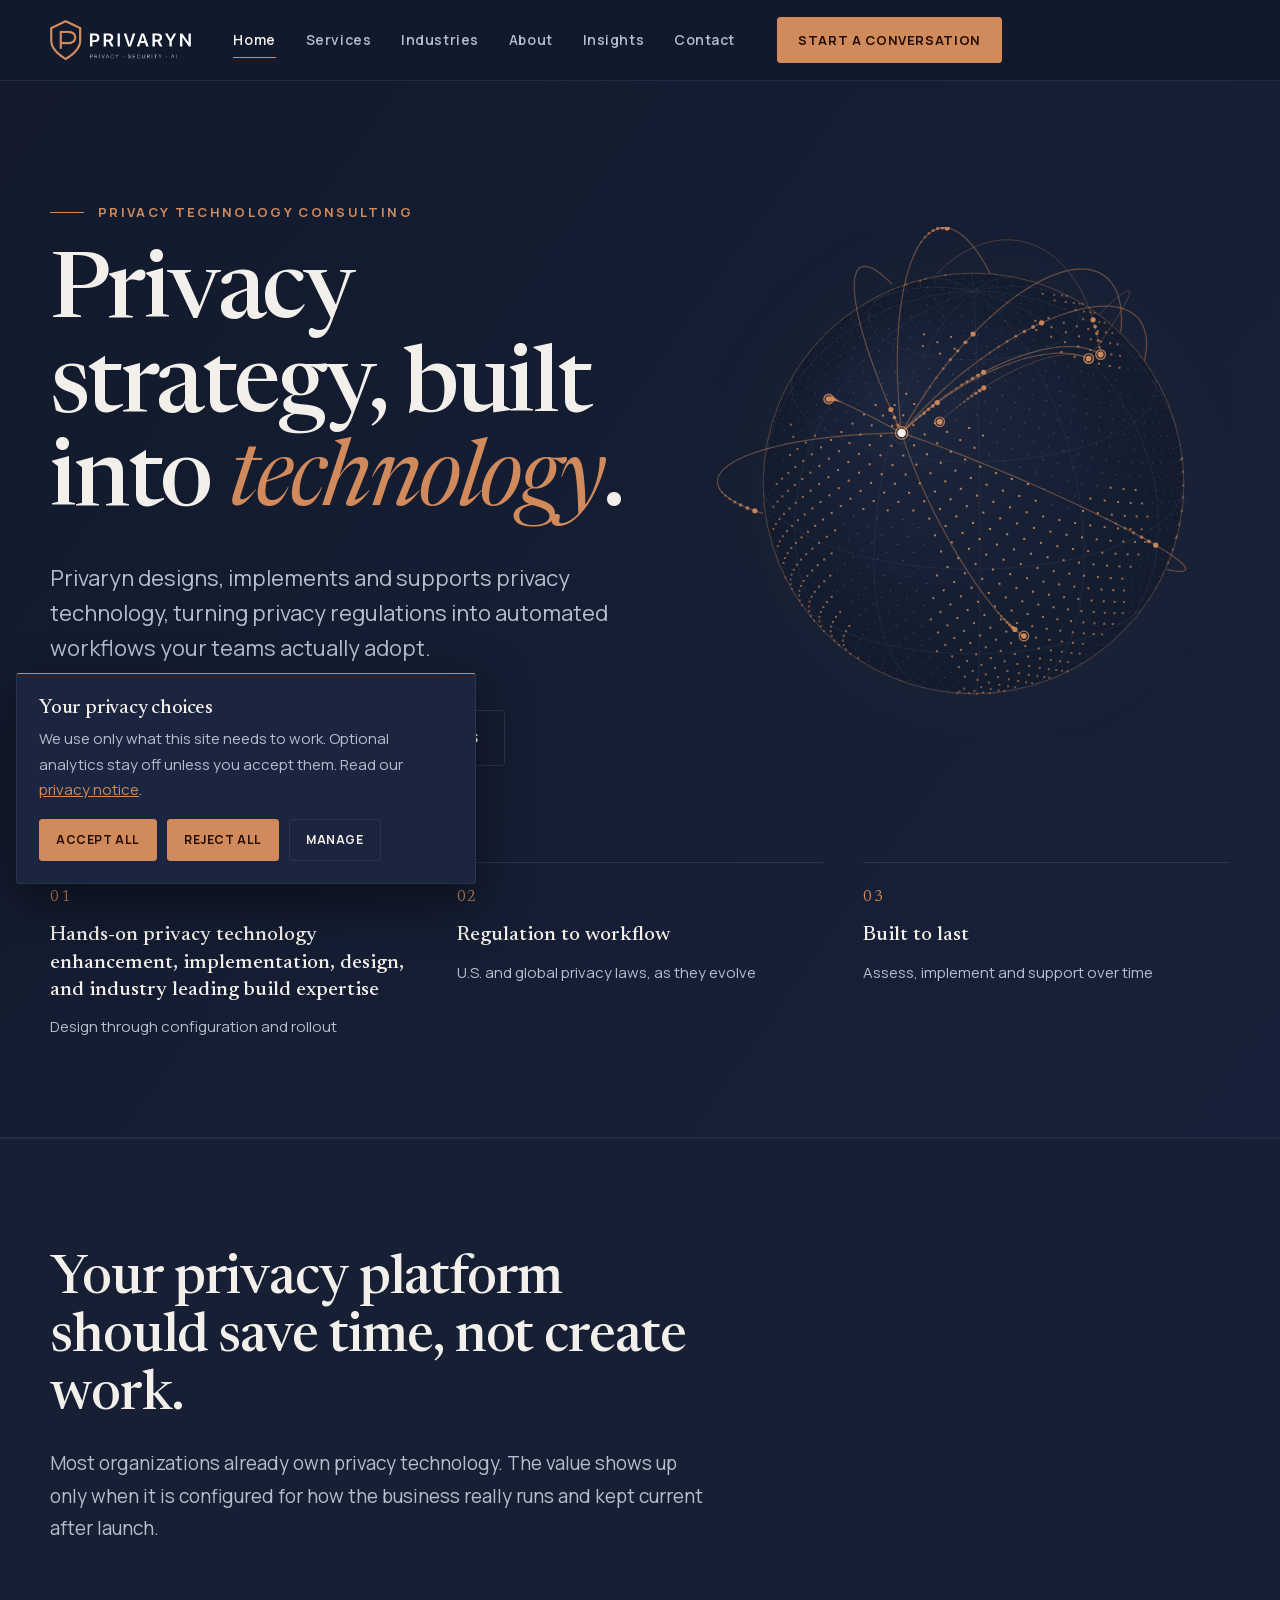
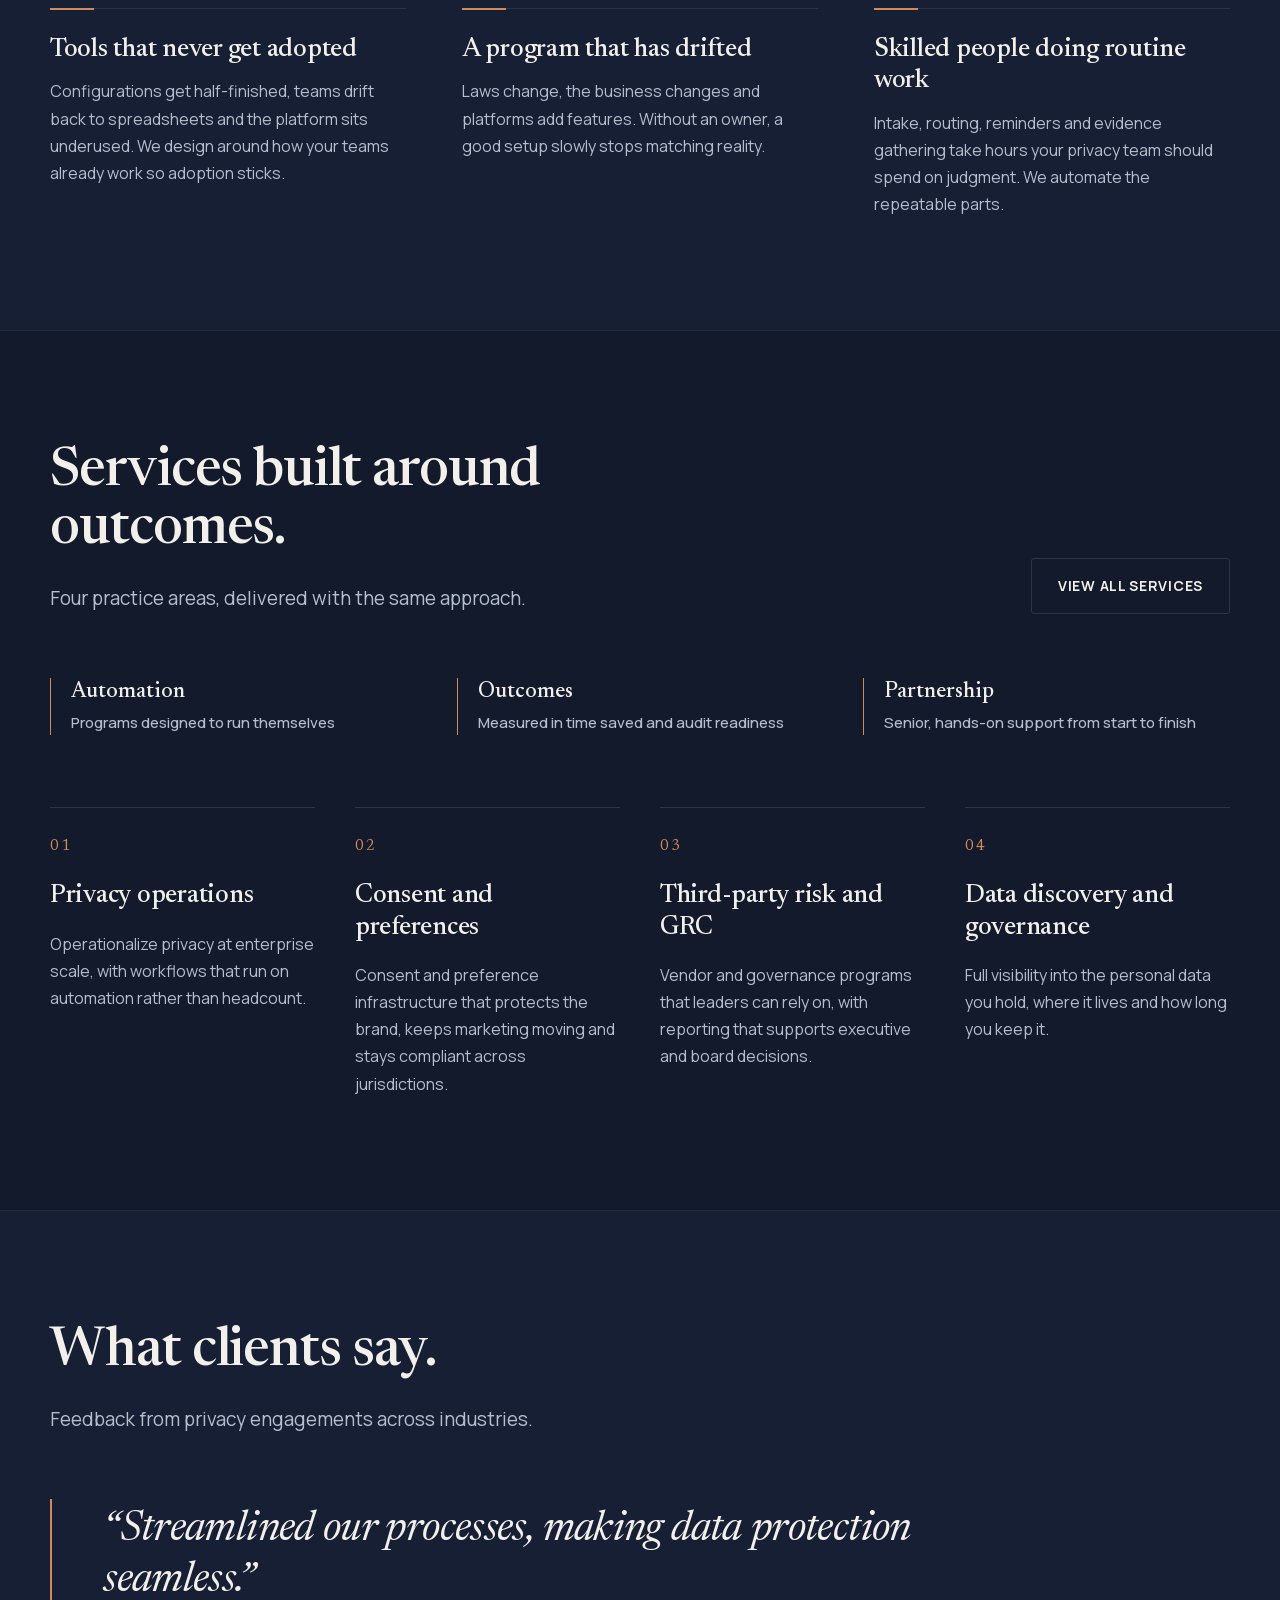
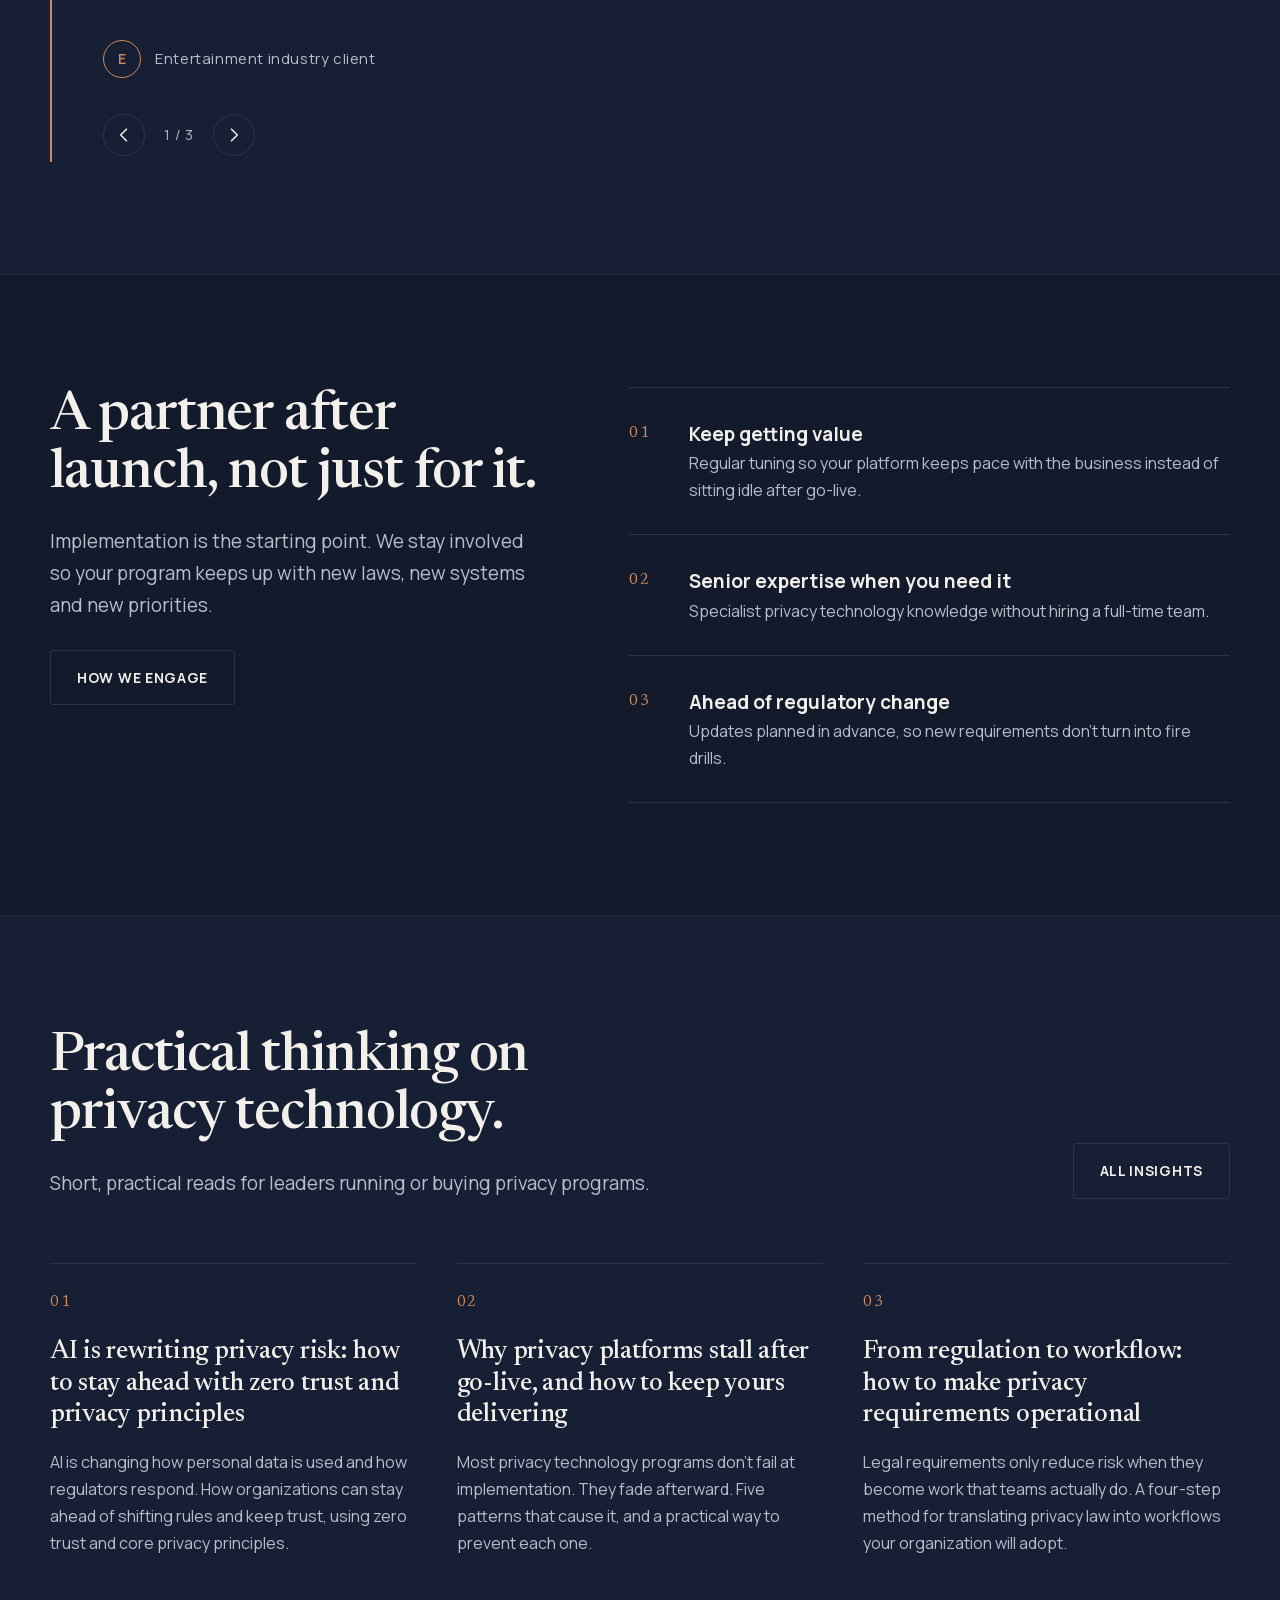
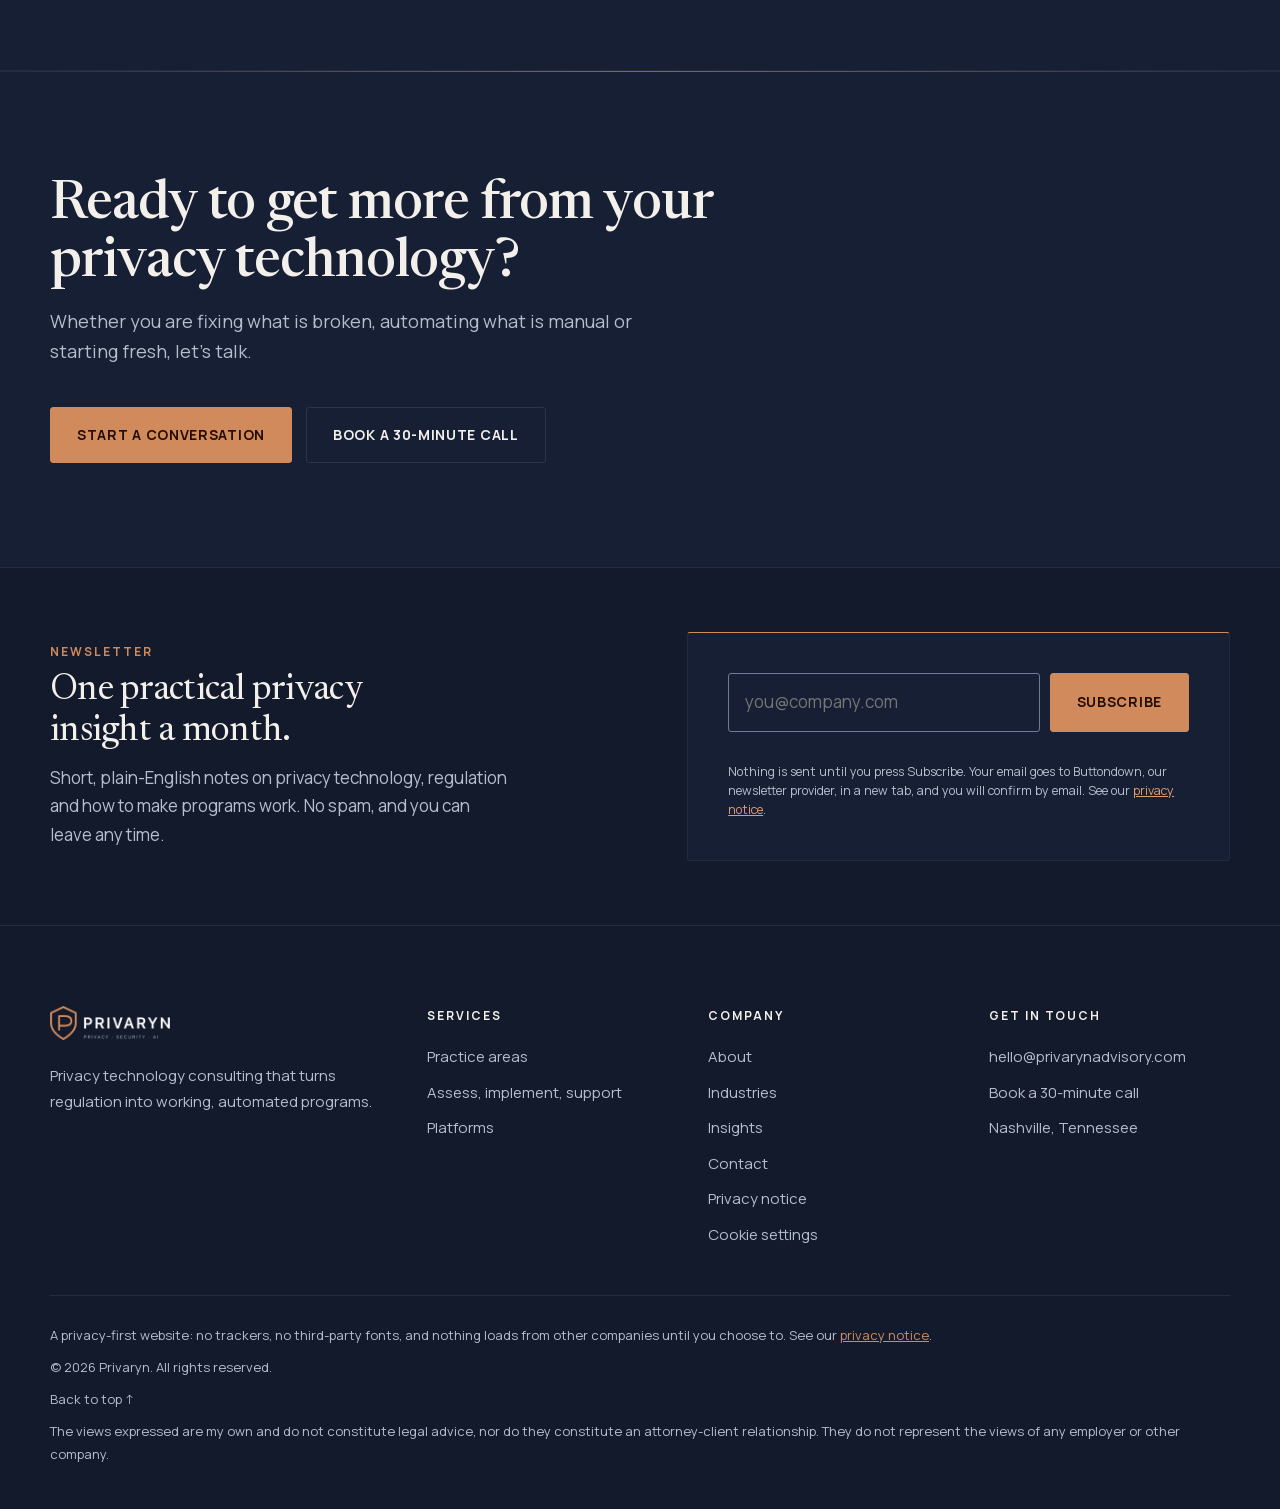
<file: index.html>
<!DOCTYPE html>
<html lang="en">
<head>
<meta charset="utf-8">
<meta name="viewport" content="width=device-width, initial-scale=1, viewport-fit=cover">
<title>Privaryn | Privacy technology consulting</title>
<meta name="description" content="Privaryn is a privacy technology consultancy. We work with executive teams to design, build and run privacy programs and compliance with global privacy laws and regulations.">
<link rel="canonical" href="https://privarynadvisory.com/">
<meta name="theme-color" content="#121a2c">
<link rel="icon" href="favicon.svg" type="image/svg+xml">
<link rel="icon" href="favicon-32.png" sizes="32x32" type="image/png">
<link rel="apple-touch-icon" href="apple-touch-icon.png">
<meta property="og:type" content="website">
<meta property="og:site_name" content="Privaryn">
<meta property="og:title" content="Privaryn | Privacy strategy, built into technology">
<meta property="og:description" content="Privaryn is a privacy technology consultancy. We work with executive teams to design, build and run privacy programs and compliance with global privacy laws and regulations.">
<meta property="og:url" content="https://privarynadvisory.com/">
<meta property="og:image" content="https://privarynadvisory.com/og-image.png">
<meta property="og:image:width" content="1200">
<meta property="og:image:height" content="630">
<meta property="og:image:alt" content="Privaryn: Privacy strategy, built into technology, with a globe of connected data flows">
<meta name="twitter:card" content="summary_large_image">
<meta name="twitter:title" content="Privaryn | Privacy strategy, built into technology">
<meta name="twitter:description" content="Privaryn is a privacy technology consultancy. We work with executive teams to design, build and run privacy programs and compliance with global privacy laws and regulations.">
<meta name="twitter:image" content="https://privarynadvisory.com/og-image.png">
<link rel="preload" href="fonts/manrope-latin.woff2" as="font" type="font/woff2" crossorigin>
<link rel="preload" href="fonts/newsreader-latin.woff2" as="font" type="font/woff2" crossorigin>
<script>document.documentElement.classList.add("js")</script>
<link rel="stylesheet" href="styles.css?v=14aa545e">
<script type="application/ld+json">{"@context": "https://schema.org", "@type": "FAQPage", "mainEntity": [{"@type": "Question", "name": "Do we need to already own a privacy platform?", "acceptedAnswer": {"@type": "Answer", "text": "Not necessarily. Many clients already own a platform and need it configured, automated or brought back in line with how the business runs. Others need help evaluating options and implementing one from the start. We work in both situations."}}, {"@type": "Question", "name": "Which privacy technology platforms and tools do you work with?", "acceptedAnswer": {"@type": "Answer", "text": "OneTrust, BigID, Securiti and Microsoft Purview, as well as homegrown solutions, such as an in-house tool or process your team has already built. Our approach is the same across platforms: design the process first, then configure the technology to support it."}}, {"@type": "Question", "name": "How does an engagement start?", "acceptedAnswer": {"@type": "Answer", "text": "With a conversation about how your organization actually works. From there we assess your current program and tools, then design a program that fits your processes, your people and your technology."}}, {"@type": "Question", "name": "Which privacy laws and regulations do you cover?", "acceptedAnswer": {"@type": "Answer", "text": "We translate U.S. and global privacy regulations, including GDPR and the growing set of U.S. state privacy laws, into practical workflows and platform configuration, and we plan updates as requirements change."}}, {"@type": "Question", "name": "Do you provide legal advice?", "acceptedAnswer": {"@type": "Answer", "text": "No. We design and implement privacy technology and operating processes, and we work alongside your legal and privacy counsel. Nothing on this site is legal advice."}}, {"@type": "Question", "name": "Can you support us after go-live?", "acceptedAnswer": {"@type": "Answer", "text": "Yes. Implementation is the starting point. We stay involved to tune the platform, keep your program current with new laws and systems, and bring in senior expertise when you need it."}}, {"@type": "Question", "name": "How do you work with our existing teams?", "acceptedAnswer": {"@type": "Answer", "text": "Alongside them. Our work is senior and hands-on, and we design around the way your teams already operate so the program is adopted and keeps running after we step back."}}, {"@type": "Question", "name": "How is an engagement scoped and priced?", "acceptedAnswer": {"@type": "Answer", "text": "It depends on what you need. You can start with a single assessment, bring us in to design and build, or keep us close as your program grows. Start a conversation and we will recommend a scope that fits."}}]}</script>
<script type="application/ld+json">{"@context": "https://schema.org", "@type": "ProfessionalService", "name": "Privaryn", "url": "https://privarynadvisory.com/", "logo": "https://privarynadvisory.com/apple-touch-icon.png", "image": "https://privarynadvisory.com/og-image.png", "description": "Privaryn is a privacy technology consultancy. We work with executive teams to design, build and run privacy programs and compliance with global privacy laws and regulations.", "address": {"@type": "PostalAddress", "addressLocality": "Nashville", "addressRegion": "TN", "addressCountry": "US"}}</script>
</head>
<body>
<button type="button" class="skip" onclick="var m=document.querySelector('main');m.setAttribute('tabindex','-1');m.focus();">Skip to main content</button>
<header>
  <div class="wrap nav">
    <a class="brand" href="#home" aria-label="Privaryn home"><img src="logo.png" alt="Privaryn: Privacy, Security, AI" width="184" height="52"></a>
    <button class="menu-btn" aria-expanded="false" aria-controls="primary" aria-label="Menu"><svg class="ic" viewBox="0 0 24 24" aria-hidden="true"><path d="M4 7h16M4 12h16M4 17h16"/></svg></button>
    <nav id="primary" aria-label="Primary">
      <ul>
        <li><a href="#home">Home</a></li>
        <li><a href="#services">Services</a></li>
        <li><a href="#industries">Industries</a></li>
        <li><a href="#about">About</a></li>
        <li><a href="insights/">Insights</a></li>
        <li><a href="#contact">Contact</a></li>
      </ul>
    </nav>
    <a class="btn top" href="#contact">Start a conversation</a>
  </div>
</header>

<main>
<!-- HOME -->
<div class="view" id="view-home">
  <div class="hero">
    <div class="wrap">
      <div class="grid">
        <div>
          <p class="eyebrow">Privacy technology consulting</p>
          <h1>Privacy strategy, built into <em>technology</em>.</h1>
          <p class="lead">Privaryn designs, implements and supports privacy technology, turning privacy regulations into automated workflows your teams actually adopt.</p>
          <div class="actions">
            <a class="btn" href="#contact">Start a conversation</a>
            <a class="btn ghost" href="#services">Explore services</a>
          </div>
        </div>
        <canvas class="globe" id="globe" role="img" aria-label="A rotating globe showing data flowing securely between cities around the world"></canvas>
      </div>
      <div class="proof">
        <div><p><strong>Hands-on privacy technology enhancement, implementation, design, and industry leading build expertise</strong><span>Design through configuration and rollout</span></p></div>
        <div><p><strong>Regulation to workflow</strong><span>U.S. and global privacy laws, as they evolve</span></p></div>
        <div><p><strong>Built to last</strong><span>Assess, implement and support over time</span></p></div>
      </div>
    </div>
  </div>

  <section class="alt">
    <div class="wrap">
      <h2>Your privacy platform should save time, not create work.</h2>
      <p class="sub">Most organizations already own privacy technology. The value shows up only when it is configured for how the business really runs and kept current after launch.</p>
      <div class="cols">
        <div><h3>Tools that never get adopted</h3><p>Configurations get half-finished, teams drift back to spreadsheets and the platform sits underused. We design around how your teams already work so adoption sticks.</p></div>
        <div><h3>A program that has drifted</h3><p>Laws change, the business changes and platforms add features. Without an owner, a good setup slowly stops matching reality.</p></div>
        <div><h3>Skilled people doing routine work</h3><p>Intake, routing, reminders and evidence gathering take hours your privacy team should spend on judgment. We automate the repeatable parts.</p></div>
      </div>
    </div>
  </section>

  <section>
    <div class="wrap">
      <div class="head-row">
        <div><h2>Services built around outcomes.</h2><p class="sub">Four practice areas, delivered with the same approach.</p></div>
        <a class="btn ghost" href="#services">View all services</a>
      </div>
      <div class="pillars">
        <div><p>Automation<span>Programs designed to run themselves</span></p></div>
        <div><p>Outcomes<span>Measured in time saved and audit readiness</span></p></div>
        <div><p>Partnership<span>Senior, hands-on support from start to finish</span></p></div>
      </div>
      <div class="cards"><article class="card"><h3>Privacy operations</h3><p>Operationalize privacy at enterprise scale, with workflows that run on automation rather than headcount.</p></article><article class="card"><h3>Consent and preferences</h3><p>Consent and preference infrastructure that protects the brand, keeps marketing moving and stays compliant across jurisdictions.</p></article><article class="card"><h3>Third-party risk and GRC</h3><p>Vendor and governance programs that leaders can rely on, with reporting that supports executive and board decisions.</p></article><article class="card"><h3>Data discovery and governance</h3><p>Full visibility into the personal data you hold, where it lives and how long you keep it.</p></article></div>
    </div>
  </section>

  <section class="alt">
    <div class="wrap">
      <h2>What clients say.</h2>
      <p class="sub">Feedback from privacy engagements across industries.</p>
      <div class="quote-box">
        <div aria-live="polite">
          <blockquote id="q-text"></blockquote>
          <div class="who"><b id="q-init"></b><span id="q-who"></span></div>
        </div>
        <div class="q-ctrl">
          <button type="button" id="q-prev" aria-label="Previous testimonial"><svg class="ic" viewBox="0 0 24 24" aria-hidden="true"><path d="M15 5l-7 7 7 7"/></svg></button>
          <span id="q-count"></span>
          <button type="button" id="q-next" aria-label="Next testimonial"><svg class="ic" viewBox="0 0 24 24" aria-hidden="true"><path d="M9 5l7 7-7 7"/></svg></button>
        </div>
      </div>
    </div>
  </section>

  <section>
    <div class="wrap journey">
      <div>
        <h2>A partner after launch, not just for it.</h2>
        <p class="sub" style="margin-bottom:28px">Implementation is the starting point. We stay involved so your program keeps up with new laws, new systems and new priorities.</p>
        <a class="btn ghost" href="#services">How we engage</a>
      </div>
      <div class="list">
        <div><p><strong style="color:var(--text);display:block;font-size:19px">Keep getting value</strong>Regular tuning so your platform keeps pace with the business instead of sitting idle after go-live.</p></div>
        <div><p><strong style="color:var(--text);display:block;font-size:19px">Senior expertise when you need it</strong>Specialist privacy technology knowledge without hiring a full-time team.</p></div>
        <div><p><strong style="color:var(--text);display:block;font-size:19px">Ahead of regulatory change</strong>Updates planned in advance, so new requirements don't turn into fire drills.</p></div>
      </div>
    </div>
  </section>
  <section class="alt" id="insights-teaser">
    <div class="wrap">
      <div class="head-row">
        <div><h2>Practical thinking on privacy technology.</h2><p class="sub">Short, practical reads for leaders running or buying privacy programs.</p></div>
        <a class="btn ghost" href="insights/">All insights</a>
      </div>
      <div class="cards" style="grid-template-columns:repeat(3,1fr)"><article class="card"><h3><a href="insights/ai-privacy-regulation-zero-trust/" style="text-decoration:none">AI is rewriting privacy risk: how to stay ahead with zero trust and privacy principles</a></h3><p>AI is changing how personal data is used and how regulators respond. How organizations can stay ahead of shifting rules and keep trust, using zero trust and core privacy principles.</p></article><article class="card"><h3><a href="insights/why-privacy-platforms-stall-after-go-live/" style="text-decoration:none">Why privacy platforms stall after go-live, and how to keep yours delivering</a></h3><p>Most privacy technology programs don't fail at implementation. They fade afterward. Five patterns that cause it, and a practical way to prevent each one.</p></article><article class="card"><h3><a href="insights/turning-privacy-regulation-into-workflows/" style="text-decoration:none">From regulation to workflow: how to make privacy requirements operational</a></h3><p>Legal requirements only reduce risk when they become work that teams actually do. A four-step method for translating privacy law into workflows your organization will adopt.</p></article></div>
    </div>
  </section>
</div>

<!-- SERVICES -->
<div class="view" id="view-services" hidden>
  <div class="page-head"><div class="wrap">
    <h1>Privacy technology, designed and delivered.</h1>
    <p class="lead">From the first requirements workshop to configuration, rollout and ongoing support.</p>
  </div></div>
  <section>
    <div class="wrap">
      <h2>Practice areas.</h2>
      <p class="sub">Each area combines process design, platform configuration and the governance to keep it running.</p>
      <div class="cards two"><article class="card"><h3>Privacy operations</h3><p>Operationalize privacy at enterprise scale, with workflows that run on automation rather than headcount.</p><p class="cap-label">Capabilities</p><ul class="ticks"><li>Data mapping and records of processing (ROPA)</li><li>Privacy and data protection impact assessments (PIA / DPIA)</li><li>Data subject rights request fulfillment</li><li>Incident and breach response workflows</li></ul></article><article class="card"><h3>Consent and preferences</h3><p>Consent and preference infrastructure that protects the brand, keeps marketing moving and stays compliant across jurisdictions.</p><p class="cap-label">Capabilities</p><ul class="ticks"><li>Cookie and tracking consent management</li><li>Preference center strategy and design</li><li>Jurisdiction-specific consent rules</li><li>Ongoing consent monitoring and assurance</li></ul></article><article class="card"><h3>Third-party risk and GRC</h3><p>Vendor and governance programs that leaders can rely on, with reporting that supports executive and board decisions.</p><p class="cap-label">Capabilities</p><ul class="ticks"><li>Risk-tiered vendor intake</li><li>Vendor assessment design and automation</li><li>Control mapping to global privacy regulations</li><li>Executive risk reporting</li></ul></article><article class="card"><h3>Data discovery and governance</h3><p>Full visibility into the personal data you hold, where it lives and how long you keep it.</p><p class="cap-label">Capabilities</p><ul class="ticks"><li>Data discovery and classification</li><li>Data flow validation</li><li>Retention and disposition programs</li><li>Data governance operating model</li></ul></article></div>
    </div>
  </section>
  <section class="alt">
    <div class="wrap">
      <h2>Work with us your way.</h2>
      <p class="sub">Start with a single assessment, bring us in to build, or keep us close as your program grows.</p>
      <div class="cards" style="grid-template-columns:repeat(auto-fit,minmax(240px,1fr))">
        <article class="card"><h3>Assess</h3><p>A clear view of where your privacy program stands today, with a prioritized roadmap across processes, governance, controls and technology.</p></article>
        <article class="card"><h3>Implement</h3><p>Requirements, design, configuration and rollout of your privacy platforms, with legal, compliance and technology teams involved throughout.</p></article>
        <article class="card"><h3>Support</h3><p>Ongoing help keeping your platform and processes current as regulations and priorities change.</p></article>
      </div>
    </div>
  </section>
  <section>
    <div class="wrap">
      <h2>Platforms we work with.</h2>
      <p class="sub">We are platform-aware rather than platform-bound, and recommend what fits your program.</p>
      <ul class="chips"><li>OneTrust</li><li>BigID</li><li>Securiti</li><li>Microsoft Purview</li><li>Homegrown solutions</li></ul>
    </div>
  </section>
  <section class="alt" id="faq">
    <div class="wrap faq-grid">
      <div>
        <p class="eyebrow">FAQ</p>
        <h2>Questions we hear most.</h2>
        <p class="sub" style="margin-bottom:0">Can&rsquo;t find your answer? <a href="#contact" style="color:var(--accent)">Start a conversation</a>.</p>
      </div>
      <div class="faq"><details><summary>Do we need to already own a privacy platform?</summary><p>Not necessarily. Many clients already own a platform and need it configured, automated or brought back in line with how the business runs. Others need help evaluating options and implementing one from the start. We work in both situations.</p></details><details><summary>Which privacy technology platforms and tools do you work with?</summary><p>OneTrust, BigID, Securiti and Microsoft Purview, as well as homegrown solutions, such as an in-house tool or process your team has already built. Our approach is the same across platforms: design the process first, then configure the technology to support it.</p></details><details><summary>How does an engagement start?</summary><p>With a conversation about how your organization actually works. From there we assess your current program and tools, then design a program that fits your processes, your people and your technology.</p></details><details><summary>Which privacy laws and regulations do you cover?</summary><p>We translate U.S. and global privacy regulations, including GDPR and the growing set of U.S. state privacy laws, into practical workflows and platform configuration, and we plan updates as requirements change.</p></details><details><summary>Do you provide legal advice?</summary><p>No. We design and implement privacy technology and operating processes, and we work alongside your legal and privacy counsel. Nothing on this site is legal advice.</p></details><details><summary>Can you support us after go-live?</summary><p>Yes. Implementation is the starting point. We stay involved to tune the platform, keep your program current with new laws and systems, and bring in senior expertise when you need it.</p></details><details><summary>How do you work with our existing teams?</summary><p>Alongside them. Our work is senior and hands-on, and we design around the way your teams already operate so the program is adopted and keeps running after we step back.</p></details><details><summary>How is an engagement scoped and priced?</summary><p>It depends on what you need. You can start with a single assessment, bring us in to design and build, or keep us close as your program grows. Start a conversation and we will recommend a scope that fits.</p></details></div>
    </div>
  </section>
</div>

<!-- INDUSTRIES -->
<div class="view" id="view-industries" hidden>
  <div class="page-head"><div class="wrap">
    <h1>Experience across regulated industries.</h1>
    <p class="lead">Each sector carries its own data, risks and regulators. We bring that context into the design of your program.</p>
  </div></div>
  <section><div class="wrap"><h2 class="sr-only">Sectors we work in</h2><div class="inds"><article class="ind"><div><h3>Entertainment</h3><p>Fan, subscriber and audience data, with consent and digital rights questions across many platforms.</p></div></article><article class="ind"><div><h3>Telecommunications & media</h3><p>Large volumes of customer data, where consent, retention and data subject requests have to work at scale.</p></div></article><article class="ind"><div><h3>Sports</h3><p>Ticketing, membership, fan engagement and athlete data moving between venues, apps and partners.</p></div></article><article class="ind"><div><h3>Energy</h3><p>Customer and usage data, plus a broad network of vendors and operational partners to keep under review.</p></div></article><article class="ind"><div><h3>Financial services</h3><p>Sensitive financial data, close regulator attention and heavy reliance on third parties.</p></div></article></div>
    <p class="sub" style="margin:48px 0 18px">Explore our sector pages</p>
    <div class="actions"><a class="btn ghost" href="industries/financial-services/">Financial services</a><a class="btn ghost" href="industries/telecommunications/">Telecommunications</a><a class="btn ghost" href="industries/media-entertainment/">Media and entertainment</a></div></div></section>
</div>

<!-- ABOUT -->
<div class="view" id="view-about" hidden>
  <div class="page-head"><div class="wrap">
    <h1>Where privacy law meets working technology.</h1>
    <p class="lead">Privaryn is a boutique privacy consultancy based in Nashville, Tennessee.</p>
  </div></div>
  <section>
    <div class="wrap about">
      <div>
        <h2>Who we are.</h2>
        <p>Privaryn is led by a data privacy executive advisor with deep, hands-on experience in privacy technology and a track record of partnering with senior leaders to turn regulatory complexity into clear strategy.</p>
        <p>We have worked directly with executive clients, including Fortune 500 organizations, to build enterprise privacy strategy and to design and deliver sophisticated compliance programs aligned with global privacy laws and regulations.</p>
        <p>Every engagement starts with how your organization actually works. From there, we design a privacy program that fits your business, your leadership priorities and your technology landscape.</p>
      </div>
      <div class="about-side">
      <div class="fact">
        <div><p><strong>Focus</strong><span>Privacy technology design, implementation and support</span></p></div>
        <div><p><strong>Platforms</strong><span>OneTrust, BigID, Securiti, Microsoft Purview and homegrown solutions</span></p></div>
        <div><p><strong>Regulations</strong><span>U.S. and global privacy regulations</span></p></div>
        <div><p><strong>Location</strong><span>Nashville, Tennessee</span></p></div>
      </div>
      </div>
    </div>
  </section>
  <section class="alt">
    <div class="wrap">
      <h2>How we work.</h2>
      <p class="sub">Four principles behind every engagement.</p>
      <div class="cards">
        <article class="card"><h3>Tailored</h3><p>Programs designed around your regulatory exposure, operating model and maturity.</p></article>
        <article class="card"><h3>Collaborative</h3><p>Workshops with legal, compliance, technology and DPO teams to build shared ownership.</p></article>
        <article class="card"><h3>Process first</h3><p>Clear ownership and fewer manual handoffs, so privacy work gets faster and risk goes down.</p></article>
        <article class="card"><h3>Automated</h3><p>Platforms configured to handle intake, routing, reminders, evidence and reporting.</p></article>
      </div>
    </div>
  </section>
</div>

<!-- CONTACT -->
<div class="view" id="view-contact" hidden>
  <div class="page-head"><div class="wrap">
    <h1>Start a conversation.</h1>
    <p class="lead">Fixing an implementation, automating manual work or starting fresh? Tell us where you are and we will reply with next steps.</p>
  </div></div>
  <section>
    <div class="wrap contact-grid">
      <form id="cform" novalidate data-key="4b508b0e-697a-4451-b507-6d77b6588631">
        <div class="fr">
          <label>Name<input name="name" autocomplete="name" required></label>
          <label>Work email<input name="email" type="email" autocomplete="email" required></label>
        </div>
        <div class="fr">
          <label>Company<input name="company" autocomplete="organization"></label>
          <label>Topic<select name="topic"><option>Privacy operations</option><option>Consent and preferences</option><option>Third-party risk and GRC</option><option>Data discovery and governance</option><option>Program assessment</option><option>Something else</option></select></label>
        </div>
        <label>How can we help?<textarea name="message" required></textarea></label>
        <input type="checkbox" name="botcheck" tabindex="-1" autocomplete="off" aria-hidden="true" style="position:absolute;left:-9999px;width:1px;height:1px;opacity:0">
        <div class="actions"><button class="btn" type="submit" id="cform-send">Send message</button><a class="btn ghost" href="https://calendly.com/sareen-dev/30min" target="_blank" rel="noopener noreferrer" aria-label="Book a 30-minute call (opens Calendly in a new tab)">Book a 30-minute call</a></div>
        <p class="note" id="cform-status" role="status" aria-live="polite"></p>
        <div class="sent" id="cform-sent" tabindex="-1"><h2>Thank you.</h2><p>Your message has been sent. We will reply to the email address you gave us.</p><div class="actions"><button type="button" class="btn ghost" id="cform-again">Send another message</button><a class="btn ghost" href="https://calendly.com/sareen-dev/30min" target="_blank" rel="noopener noreferrer" aria-label="Book a 30-minute call (opens Calendly in a new tab)">Book a 30-minute call</a></div></div>
        <p class="note">Your message is sent securely through our form service to our inbox. See our <a href="#privacy" style="color:var(--accent)">privacy notice</a>.</p>
      </form>
      <div class="fact">
        <div><p><strong>Book a call</strong><span><a href="https://calendly.com/sareen-dev/30min" target="_blank" rel="noopener noreferrer" style="color:var(--accent)" aria-label="Schedule a 30-minute call (opens Calendly in a new tab)">Schedule 30 minutes</a> with a Privaryn privacy expert</span></p></div>
        <div><p><strong>Email</strong><span><a href="mailto:hello@privarynadvisory.com">hello@privarynadvisory.com</a></span></p></div>
        <div><p><strong>Based in</strong><span>Nashville, Tennessee, working with clients globally</span></p></div>
      </div>
    </div>
  </section>
</div>
<!-- PRIVACY -->
<div class="view" id="view-privacy" hidden>
  <div class="page-head"><div class="wrap">
    <h1>Privacy notice.</h1>
    <p class="lead">Last updated November 26, 2026</p>
  </div></div>
  <section><div class="wrap legal">
    <h2>Who we are</h2>
    <p>Privaryn is a privacy consulting practice based in Nashville, Tennessee. This notice explains how we handle personal information when you visit this website or contact us. If you have questions, email <a href="mailto:hello@privarynadvisory.com">hello@privarynadvisory.com</a>.</p>
    <h2>Information we collect</h2>
    <ul>
      <li><strong>Information you send us.</strong> When you email us, including through the contact form, we receive your name, email address, company and anything you include in your message. If you use the contact form, your message is sent through Web3Forms, a form-handling service, which passes it to our email inbox. Nothing is loaded from Web3Forms until you press send, and this site does not store the message itself.</li>
      <li><strong>Technical information.</strong> Like most websites, our hosting provider automatically receives basic technical data such as your IP address, browser type and the pages you request, so the site can load. Fonts and other site files are served from our own site, so no other companies receive this data when you browse.</li>
      <li><strong>Newsletter.</strong> If you subscribe to our newsletter, the sign-up form sends your email address to Buttondown, our newsletter provider, in a new tab, only when you press Subscribe. We use it to send you the newsletter, and you confirm by email before anything is sent. Every email includes an unsubscribe link, and you can also email us to be removed. Nothing is loaded from Buttondown until you submit the form.</li>
      <li><strong>Booking a call.</strong> If you choose to book a call, the link takes you to Calendly, a scheduling service, in a new tab. Calendly collects the details you enter there under its own privacy policy. Our site loads nothing from Calendly unless you click the link.</li>
      <li><strong>Links to other sites.</strong> Headlines in our Privacy news panel link to other publishers&rsquo; websites. Their own privacy practices apply once you click through.</li>
      <li><strong>Your cookie choice.</strong> We store your cookie preference in your browser so we don't ask again on every visit.</li>
    </ul>
    <h2>How we use it</h2>
    <p>We use your information to respond to inquiries, discuss and deliver our services, keep the website running securely, and meet our legal obligations. We do not sell your personal information or share it for cross-context behavioral advertising.</p>
    <h2>Legal bases (EEA and UK visitors)</h2>
    <p>We rely on our legitimate interests in responding to inquiries and running our website, on taking steps at your request before entering into a contract, on compliance with legal obligations, and on your consent for any optional cookies.</p>
    <h2>Cookies and similar technologies</h2>
    <p>This website does not currently use analytics or advertising cookies. It uses one strictly necessary browser storage entry to remember your cookie choice. If we add analytics in the future, it will stay off unless you accept it. You can change your choice at any time with the Cookie settings link in the footer.</p>
    <h2>Who we share it with</h2>
    <p>We share information only with service providers that help us operate, such as our website host, email provider, our contact form provider Web3Forms, our newsletter provider Buttondown and, if you book a call, our scheduling provider Calendly, and when required by law. These providers may process data outside your country; where required, we rely on appropriate safeguards for those transfers.</p>
    <h2>How long we keep it</h2>
    <p>We keep inquiry emails for as long as needed to respond and maintain a business relationship, and then delete them unless we need to keep them for legal or accounting reasons.</p>
    <h2>Your rights</h2>
    <p>Depending on where you live, you may have the right to access, correct, delete or receive a copy of your personal information, to object to or restrict certain processing, and to withdraw consent. California residents also have the right to know what we collect and to opt out of sale or sharing, which we do not do, and we will not discriminate against you for using your rights. To make a request, email us. You may also complain to your local data protection authority.</p>
    <h2>Security</h2>
    <p>We use reasonable technical and organizational measures to protect personal information, but no method of transmission or storage is completely secure.</p>
    <h2>Children</h2>
    <p>This website is intended for businesses and is not directed to children. We do not knowingly collect personal information from children.</p>
    <h2>Changes to this notice</h2>
    <p>We may update this notice from time to time. The date at the top shows when it last changed.</p>
  </div></section>
</div>
</main>

<div class="cta" id="cta">
  <div class="wrap">
    <div><h2>Ready to get more from your privacy technology?</h2><p>Whether you are fixing what is broken, automating what is manual or starting fresh, let's talk.</p></div>
    <div class="actions"><a class="btn dark" href="#contact">Start a conversation</a><a class="btn ghost" href="https://calendly.com/sareen-dev/30min" target="_blank" rel="noopener noreferrer" aria-label="Book a 30-minute call (opens Calendly in a new tab)">Book a 30-minute call</a></div>
  </div>
</div>

<section class="nl" aria-labelledby="nl-h">
  <div class="wrap">
    <div class="nl-copy"><p class="kicker">Newsletter</p><h2 id="nl-h">One practical privacy insight a month.</h2><p>Short, plain-English notes on privacy technology, regulation and how to make programs work. No spam, and you can leave any time.</p></div>
    <form class="nl-form" action="https://buttondown.com/api/emails/embed-subscribe/privaryn" method="post" target="_blank">
      <label for="nl-email" class="sr-only">Email address</label>
      <div class="nl-row"><input id="nl-email" type="email" name="email" placeholder="you@company.com" autocomplete="email" required><button class="btn" type="submit">Subscribe</button></div>
      <input type="hidden" value="1" name="embed">
      <p class="nl-note">Nothing is sent until you press Subscribe. Your email goes to Buttondown, our newsletter provider, in a new tab, and you will confirm by email. See our <a href="#privacy">privacy notice</a>.</p>
    </form>
  </div>
</section>

<footer>
  <div class="wrap">
    <div class="f-top">
      <div><img src="logo.png" alt="Privaryn" width="120" height="34" loading="lazy"><p>Privacy technology consulting that turns regulation into working, automated programs.</p></div>
      <div><p class="fh">Services</p><ul><li><a href="#services">Practice areas</a></li><li><a href="#services">Assess, implement, support</a></li><li><a href="#services">Platforms</a></li></ul></div>
      <div><p class="fh">Company</p><ul><li><a href="#about">About</a></li><li><a href="#industries">Industries</a></li><li><a href="insights/">Insights</a></li><li><a href="#contact">Contact</a></li><li><a href="#privacy">Privacy notice</a></li><li><button type="button" class="linkbtn" id="ck-open">Cookie settings</button></li></ul></div>
      <div><p class="fh">Get in touch</p><ul><li><a href="mailto:hello@privarynadvisory.com">hello@privarynadvisory.com</a></li><li><a href="https://calendly.com/sareen-dev/30min" target="_blank" rel="noopener noreferrer" aria-label="Book a 30-minute call (opens Calendly in a new tab)">Book a 30-minute call</a></li><li>Nashville, Tennessee</li></ul></div>
    </div>
    <div class="f-bot">
      <p class="pf">A privacy-first website: no trackers, no third-party fonts, and nothing loads from other companies until you choose to. See our <a href="#privacy">privacy notice</a>.</p>
      <p>&copy; 2026 Privaryn. All rights reserved.</p>
      <p><button type="button" class="linkbtn" onclick="window.scrollTo(0,0)">Back to top &uarr;</button></p>
      <p>The views expressed are my own and do not constitute legal advice, nor do they constitute an attorney-client relationship. They do not represent the views of any employer or other company.</p>
    </div>
  </div>
</footer>

<div class="cookie" id="cookie" role="dialog" aria-labelledby="ck-title" hidden>
  <h3 id="ck-title">Your privacy choices</h3>
  <p>We use only what this site needs to work. Optional analytics stay off unless you accept them. Read our <a href="#privacy">privacy notice</a>.</p>
  <div class="ck-prefs" id="ck-prefs" hidden>
    <label class="ck-opt"><div>Strictly necessary<span>Remembers your cookie choice. Always on.</span></div><input type="checkbox" checked disabled></label>
    <label class="ck-opt"><div>Analytics<span>Helps us understand site use. Not in use today.</span></div><input type="checkbox" id="ck-an"></label>
  </div>
  <div class="ck-row">
    <button type="button" class="btn" id="ck-accept">Accept all</button>
    <button type="button" class="btn" id="ck-reject">Reject all</button>
    <button type="button" class="btn ghost" id="ck-manage">Manage</button>
    <button type="button" class="btn ghost" id="ck-save" hidden>Save choices</button>
  </div>
</div>

<aside class="newsdock" id="newsdock" aria-label="Privacy news" hidden>
  <div class="newspanel" id="newspanel" role="region" aria-labelledby="news-title" hidden>
    <div class="np-head">
      <div><h3 id="news-title">Privacy news</h3><p id="news-updated"></p></div>
      <button type="button" class="np-close" id="news-close" aria-label="Close privacy news">&times;</button>
    </div>
    <ul id="news-list"></ul>
    <p class="np-note">Headlines are gathered daily from public sources and link to the original publishers. Privaryn does not endorse linked content.</p>
  </div>
  <button type="button" class="newstab" id="news-tab" aria-label="Privacy news" aria-expanded="false" aria-controls="newspanel"><span class="nt-dot" aria-hidden="true"></span><svg class="nt-ic" viewBox="0 0 24 24" width="22" height="22" aria-hidden="true"><path d="M5 5h11v14H7a2 2 0 0 1-2-2z"/><path d="M16 9h3v8a2 2 0 0 1-2 2"/><path d="M8 9h5M8 12h5M8 15h3"/></svg><span class="nt-label">Privacy news</span></button>
</aside>

<script>
(function(){
  var views=["home","services","industries","about","contact","privacy"];
  var titles={home:"Privaryn | Privacy technology consulting",services:"Services | Privaryn",industries:"Industries | Privaryn",about:"About | Privaryn",contact:"Contact | Privaryn",privacy:"Privacy notice | Privaryn"};
  var nav=document.getElementById("primary"),mb=document.querySelector(".menu-btn");
  function show(){
    var h=location.hash.slice(1); if(views.indexOf(h)<0) h="home";
    views.forEach(function(v){document.getElementById("view-"+v).hidden=(v!==h);});
    document.querySelectorAll("#primary a").forEach(function(a){
      if(a.getAttribute("href")==="#"+h) a.setAttribute("aria-current","page"); else a.removeAttribute("aria-current");
    });
    document.getElementById("cta").hidden=(h==="contact");
    document.title=titles[h];
    nav.classList.remove("open"); mb.setAttribute("aria-expanded","false");
    window.scrollTo(0,0);
  }
  mb.addEventListener("click",function(){var o=nav.classList.toggle("open");mb.setAttribute("aria-expanded",o?"true":"false");});
  window.addEventListener("hashchange",show); show();

  var Q=[
    ["\u201cStreamlined our processes, making data protection seamless.\u201d","Entertainment industry client","E"],
    ["\u201cAllowed us to efficiently manage sensitive financial data.\u201d","Financial services client","F"],
    ["\u201cSignificantly improved our compliance and operational efficiency.\u201d","Telecommunications client","T"]
  ],i=0;
  function q(){document.getElementById("q-text").textContent=Q[i][0];document.getElementById("q-who").textContent=Q[i][1];document.getElementById("q-init").textContent=Q[i][2];document.getElementById("q-count").textContent=(i+1)+" / "+Q.length;}
  document.getElementById("q-prev").onclick=function(){i=(i+Q.length-1)%Q.length;q();};
  document.getElementById("q-next").onclick=function(){i=(i+1)%Q.length;q();};
  q();

  var KEY="privaryn-consent",cb=document.getElementById("cookie"),pr=document.getElementById("ck-prefs"),sv=document.getElementById("ck-save"),mg=document.getElementById("ck-manage"),an=document.getElementById("ck-an");
  function getC(){try{return JSON.parse(localStorage.getItem(KEY));}catch(e){return null;}}
  function setC(a){try{localStorage.setItem(KEY,JSON.stringify({necessary:true,analytics:a,date:new Date().toISOString()}));}catch(e){} cb.hidden=true;}
  function prefs(on){pr.hidden=!on;sv.hidden=!on;mg.hidden=on;}
  function openB(withPrefs){var c=getC();an.checked=!!(c&&c.analytics);prefs(!!withPrefs);cb.hidden=false;}
  document.getElementById("ck-accept").onclick=function(){setC(true);};
  document.getElementById("ck-reject").onclick=function(){setC(false);};
  mg.onclick=function(){prefs(true);};
  sv.onclick=function(){setC(an.checked);};
  document.getElementById("ck-open").onclick=function(){openB(true);};
  if(!getC()) openB(false);

  (function(){
    var EMAIL="hello@privarynadvisory.com",f=document.getElementById("cform"),st=document.getElementById("cform-status"),btn=document.getElementById("cform-send"),sent=document.getElementById("cform-sent"),again=document.getElementById("cform-again");
    if(!f)return;
    function mailto(d){location.href="mailto:"+EMAIL+"?subject="+encodeURIComponent("Privaryn inquiry: "+d.topic)+"&body="+encodeURIComponent("Name: "+d.name+"\nEmail: "+d.email+"\nCompany: "+d.company+"\nTopic: "+d.topic+"\n\n"+d.message);}
    function say(msg,link){st.className="note err";st.textContent=msg+" ";if(link){var a=document.createElement("a");a.href="mailto:"+EMAIL;a.textContent=EMAIL;a.style.color="var(--accent)";st.appendChild(a);st.appendChild(document.createTextNode("."));}}
    if(again)again.addEventListener("click",function(){f.classList.remove("is-sent");f.name.focus();});
    f.addEventListener("submit",function(e){
      e.preventDefault(); if(!f.reportValidity())return; if(f.botcheck&&f.botcheck.checked)return;
      var d={name:f.name.value,email:f.email.value,company:f.company.value,topic:f.topic.value,message:f.message.value},key=f.dataset.key||"";
      if(key.indexOf("REPLACE")===0||!window.fetch){mailto(d);return;}
      btn.disabled=true;btn.textContent="Sending...";st.textContent="";st.className="note";
      fetch("https://api.web3forms.com/submit",{method:"POST",headers:{"Content-Type":"application/json","Accept":"application/json"},body:JSON.stringify({access_key:key,subject:"Privaryn inquiry: "+d.topic,from_name:d.name,name:d.name,email:d.email,company:d.company,topic:d.topic,message:d.message,botcheck:""})})
      .then(function(r){return r.json();})
      .then(function(j){if(j&&j.success){f.reset();st.textContent="";st.className="note";f.classList.add("is-sent");sent.scrollIntoView({block:"center"});sent.focus({preventScroll:true});}else{throw new Error("fail");}})
      .catch(function(){say("Sorry, that did not send. Please email us at",true);})
      .then(function(){btn.disabled=false;btn.textContent="Send message";});
    });
  })();
})();
</script>
<script>
(function(){
  var c=document.getElementById("globe"); if(!c||!c.getContext) return;
  var ctx=c.getContext("2d"), reduce=window.matchMedia("(prefers-reduced-motion: reduce)").matches;
  var cs=getComputedStyle(document.documentElement);
  function rgb(v,d){v=(v||"").trim();var m=/^#?([0-9a-f]{6})$/i.exec(v);if(!m)return d;var n=parseInt(m[1],16);return [(n>>16)&255,(n>>8)&255,n&255];}
  var T=rgb(cs.getPropertyValue("--accent"),[208,138,91]), L=rgb(cs.getPropertyValue("--line-2"),[44,52,75]);
  function rgba(a,al){return "rgba("+a[0]+","+a[1]+","+a[2]+","+al+")";}
  var W=0,H=0,R=0,DPR=1;
  function size(){var r=c.getBoundingClientRect();if(r.width<2)return false;DPR=Math.min(2,window.devicePixelRatio||1);W=r.width;H=r.height;c.width=Math.round(W*DPR);c.height=Math.round(H*DPR);ctx.setTransform(DPR,0,0,DPR,0,0);R=Math.min(W,H)*0.41;return true;}
  function hs(i,j,k){var n=Math.sin(i*127.1+j*311.7+k*74.7)*43758.5453;return n-Math.floor(n);}
  function sm(t){return t*t*(3-2*t);}
  function lp(a,b,t){return a+(b-a)*t;}
  function vn(x,y,z){var xi=Math.floor(x),yi=Math.floor(y),zi=Math.floor(z),xf=sm(x-xi),yf=sm(y-yi),zf=sm(z-zi);
    return lp(lp(lp(hs(xi,yi,zi),hs(xi+1,yi,zi),xf),lp(hs(xi,yi+1,zi),hs(xi+1,yi+1,zi),xf),yf),lp(lp(hs(xi,yi,zi+1),hs(xi+1,yi,zi+1),xf),lp(hs(xi,yi+1,zi+1),hs(xi+1,yi+1,zi+1),xf),yf),zf);}
  var N=2300,pts=[],i;
  for(i=0;i<N;i++){var y=1-2*(i+.5)/N,r=Math.sqrt(1-y*y),th=i*2.399963,x=Math.cos(th)*r,z=Math.sin(th)*r;
    var n=vn(x*2.1+5,y*2.1+5,z*2.1+5)*.66+vn(x*4.7,y*4.7,z*4.7)*.34;pts.push({x:x,y:y,z:z,land:n>0.5});}
  function ll(la,lo){la*=Math.PI/180;lo*=Math.PI/180;return [Math.cos(la)*Math.sin(lo),Math.sin(la),Math.cos(la)*Math.cos(lo)];}
  var cities={nash:[36.16,-86.78],lon:[51.5,-0.12],fra:[50.1,8.68],sin:[1.35,103.8],syd:[-33.9,151.2],sao:[-23.5,-46.6],tok:[35.7,139.7],mum:[19.1,72.9],nyc:[40.7,-74],sfo:[37.8,-122.4],dxb:[25.2,55.3],jnb:[-26.2,28]};
  var pairs=[["nash","lon"],["nash","fra"],["nash","sin"],["nash","syd"],["nash","sao"],["nash","tok"],["nash","mum"],["nash","dxb"],["nash","jnb"],["nash","sfo"],["lon","sin"],["fra","tok"],["nyc","lon"]];
  var arcs=pairs.map(function(pr,k){var a=ll(cities[pr[0]][0],cities[pr[0]][1]),b=ll(cities[pr[1]][0],cities[pr[1]][1]);
    var d=Math.max(-1,Math.min(1,a[0]*b[0]+a[1]*b[1]+a[2]*b[2])),w=Math.acos(d),line=[],j,t,s1,s2,v,hh=.10+.16*(w/Math.PI);
    for(j=0;j<=44;j++){t=j/44;s1=Math.sin((1-t)*w)/Math.sin(w);s2=Math.sin(t*w)/Math.sin(w);v=[a[0]*s1+b[0]*s2,a[1]*s1+b[1]*s2,a[2]*s1+b[2]*s2];var e=1+hh*Math.sin(Math.PI*t);line.push([v[0]*e,v[1]*e,v[2]*e]);}
    return {line:line,off:k*0.173,hub:pr[0]==="nash"};});
  var nodes=Object.keys(cities).map(function(k){return {v:ll(cities[k][0],cities[k][1]),hub:k==="nash"};});
  var ang=0.9,tilt=0.42,tgtTilt=0.42,lastT=0,clock=0;
  function rot(v,ca,sa,ct,st){var x1=v[0]*ca+v[2]*sa,z1=-v[0]*sa+v[2]*ca,y2=v[1]*ct-z1*st,z2=v[1]*st+z1*ct;return [x1,y2,z2];}
  function draw(){
    if(!W&&!size())return;
    var cx=W/2,cy=H/2,ca=Math.cos(ang),sa=Math.sin(ang),ct=Math.cos(tilt),st=Math.sin(tilt),q,p,k,j;
    ctx.clearRect(0,0,W,H);
    var g=ctx.createRadialGradient(cx,cy,R*.2,cx,cy,R*1.35);g.addColorStop(0,rgba(T,.07));g.addColorStop(.7,rgba(T,.02));g.addColorStop(1,rgba(T,0));
    ctx.fillStyle=g;ctx.beginPath();ctx.arc(cx,cy,R*1.35,0,7);ctx.fill();
    var sg=ctx.createRadialGradient(cx-R*.35,cy-R*.4,R*.1,cx,cy,R);sg.addColorStop(0,"rgba(28,38,62,.85)");sg.addColorStop(1,"rgba(18,26,44,.9)");
    ctx.fillStyle=sg;ctx.beginPath();ctx.arc(cx,cy,R,0,7);ctx.fill();
    ctx.lineWidth=1;ctx.strokeStyle=rgba(T,.35);ctx.beginPath();ctx.arc(cx,cy,R,0,7);ctx.stroke();
    ctx.strokeStyle=rgba(L,.55);
    function trace(fn,steps){var prev=null,pt,a;ctx.beginPath();for(var s=0;s<=steps;s++){a=rot(fn(s/steps),ca,sa,ct,st);if(a[2]>0){pt=[cx+a[0]*R,cy-a[1]*R];if(prev)ctx.lineTo(pt[0],pt[1]);else ctx.moveTo(pt[0],pt[1]);prev=pt;}else prev=null;}ctx.stroke();}
    for(k=-60;k<=60;k+=30)(function(la){trace(function(t){return ll(la,t*360-180);},90);})(k);
    for(k=0;k<360;k+=30)(function(lo){trace(function(t){return ll(t*180-90,lo);},45);})(k);
    for(j=0;j<pts.length;j++){q=pts[j];p=rot([q.x,q.y,q.z],ca,sa,ct,st);
      if(p[2]>0){var al=.18+.5*p[2];if(q.land){ctx.fillStyle=rgba(T,Math.min(.95,al+.25));ctx.fillRect(cx+p[0]*R-1,cy-p[1]*R-1,2,2);}else{ctx.fillStyle="rgba(181,190,205,"+(.1+.22*p[2])+")";ctx.fillRect(cx+p[0]*R-.6,cy-p[1]*R-.6,1.2,1.2);}}
      else if(q.land){ctx.fillStyle=rgba(T,.07);ctx.fillRect(cx+p[0]*R-.8,cy-p[1]*R-.8,1.6,1.6);}}
    function vis(a){return a[2]>0||(a[0]*a[0]+a[1]*a[1])>1;}
    for(k=0;k<arcs.length;k++){var A=arcs[k],pr=null,a2,xy;
      ctx.lineWidth=A.hub?1.2:1;ctx.strokeStyle=rgba(T,A.hub?.42:.28);ctx.beginPath();
      for(j=0;j<A.line.length;j++){a2=rot(A.line[j],ca,sa,ct,st);if(vis(a2)){xy=[cx+a2[0]*R,cy-a2[1]*R];if(pr)ctx.lineTo(xy[0],xy[1]);else ctx.moveTo(xy[0],xy[1]);pr=xy;}else pr=null;}
      ctx.stroke();
      var ph=(clock*.16+A.off)%1,idx=ph*(A.line.length-1),i0=Math.floor(idx),tr;
      for(tr=0;tr<9;tr++){var ii=i0-tr;if(ii<0)break;a2=rot(A.line[ii],ca,sa,ct,st);if(!vis(a2))continue;
        ctx.fillStyle=rgba(T,(1-tr/9)*.95);ctx.beginPath();ctx.arc(cx+a2[0]*R,cy-a2[1]*R,(tr===0?2.6:2)*(1-tr/14),0,7);ctx.fill();}}
    for(k=0;k<nodes.length;k++){a2=rot(nodes[k].v,ca,sa,ct,st);if(a2[2]<=0.02)continue;
      var nx=cx+a2[0]*R,ny=cy-a2[1]*R,rad=nodes[k].hub?4.2:2.8,pul=(Math.sin(clock*2+k)+1)/2;
      ctx.strokeStyle=rgba(T,.5*(1-pul));ctx.lineWidth=1;ctx.beginPath();ctx.arc(nx,ny,rad+pul*9,0,7);ctx.stroke();
      ctx.fillStyle=nodes[k].hub?"#f3efea":rgba(T,1);ctx.beginPath();ctx.arc(nx,ny,rad,0,7);ctx.fill();
      ctx.strokeStyle=rgba(T,.9);ctx.lineWidth=1.2;ctx.beginPath();ctx.arc(nx,ny,rad+2,0,7);ctx.stroke();}
  }
  var running=false,onScreen=true,raf=0;
  function frame(ts){raf=0;if(!running)return;var dt=lastT?Math.min(.05,(ts-lastT)/1000):0;lastT=ts;clock+=dt;ang+=dt*.13;tilt+=(tgtTilt-tilt)*.04;draw();raf=requestAnimationFrame(frame);}
  function go(){var want=onScreen&&!document.hidden&&!reduce&&!!c.offsetParent;if(want&&!running){running=true;lastT=0;raf=requestAnimationFrame(frame);}else if(!want&&running){running=false;if(raf)cancelAnimationFrame(raf);raf=0;}}
  if("IntersectionObserver" in window)new IntersectionObserver(function(es){onScreen=es[0].isIntersecting;go();}).observe(c);
  document.addEventListener("visibilitychange",go);window.addEventListener("hashchange",function(){setTimeout(function(){W=0;go();if(reduce)draw();},50);});
  window.addEventListener("resize",function(){W=0;if(reduce)draw();});
  var hero=c.closest(".hero");if(hero&&!reduce&&window.matchMedia("(pointer:fine)").matches)hero.addEventListener("pointermove",function(e){var b=hero.getBoundingClientRect();tgtTilt=.42+((e.clientY-b.top)/b.height-.5)*.22;});
  if(reduce){ang=2.2;draw();}else{draw();go();}
})();
</script>
<script>
(function(){
  var sel=".cols>div,.card,.proof>div,.pillars>div,.list>div,.ind,.fact,.quote-box,.chips,.cta .wrap,section h2,section .sub,.head-row,.about p,form,.faq details";
  var els=document.querySelectorAll(sel);
  if(!("IntersectionObserver" in window)||window.matchMedia("(prefers-reduced-motion: reduce)").matches){return;}
  var io=new IntersectionObserver(function(es){es.forEach(function(e){if(e.isIntersecting){e.target.classList.add("in");io.unobserve(e.target);}});},{threshold:.12,rootMargin:"0px 0px -6% 0px"});
  els.forEach(function(el){el.classList.add("rv");io.observe(el);});
  window.addEventListener("hashchange",function(){setTimeout(function(){els.forEach(function(el){if(!el.classList.contains("in")){var r=el.getBoundingClientRect();if(r.top<innerHeight)el.classList.add("in");}});},60);});
})();
</script>
<script>
(function(){
  var dock=document.getElementById("newsdock"); if(!dock||!window.fetch) return;
  var tab=document.getElementById("news-tab"),panel=document.getElementById("newspanel"),list=document.getElementById("news-list"),upd=document.getElementById("news-updated"),cl=document.getElementById("news-close");
  function fmt(s){var d=new Date(s+"T12:00:00");return isNaN(d)?"":d.toLocaleDateString(undefined,{month:"short",day:"numeric"});}
  function open(o){panel.hidden=!o;tab.setAttribute("aria-expanded",o?"true":"false");if(o)cl.focus();}
  fetch("news.json",{cache:"no-cache"}).then(function(r){return r.ok?r.json():Promise.reject();}).then(function(d){
    if(!d||!d.items||!d.items.length)return;
    d.items.slice(0,8).forEach(function(it){
      if(!it||typeof it.url!=="string"||it.url.indexOf("https://")!==0)return;
      var li=document.createElement("li"),a=document.createElement("a"),m=document.createElement("span"),s=document.createElement("span"),t=document.createElement("span");
      a.href=it.url;a.target="_blank";a.rel="noopener noreferrer";
      m.className="n-meta";m.textContent=it.source||"";s.textContent=fmt(it.date);m.appendChild(s);
      t.className="n-title";t.textContent=it.title||"";
      a.appendChild(m);a.appendChild(t);li.appendChild(a);list.appendChild(li);
    });
    if(!list.children.length)return;
    if(d.updated)upd.textContent="Updated "+fmt(d.updated);
    dock.hidden=false;
  }).catch(function(){});
  var mq=window.matchMedia("(max-width:860px)"),ticking=false;
  function hold(){ticking=false;var hero=document.querySelector(".hero"),hide=false;
    if(mq.matches&&hero&&hero.offsetParent!==null){hide=hero.getBoundingClientRect().bottom>window.innerHeight*0.55;}
    if(hide&&!panel.hidden)open(false);
    dock.classList.toggle("hold",hide);}
  function req(){if(!ticking){ticking=true;requestAnimationFrame(hold);}}
  window.addEventListener("scroll",req,{passive:true});window.addEventListener("resize",req);window.addEventListener("hashchange",function(){setTimeout(hold,80);});
  if(mq.addEventListener)mq.addEventListener("change",hold);
  hold();
  tab.addEventListener("click",function(){open(panel.hidden);});
  cl.addEventListener("click",function(){open(false);tab.focus();});
  document.addEventListener("keydown",function(e){if(e.key==="Escape"&&!panel.hidden){open(false);tab.focus();}});
  document.addEventListener("click",function(e){if(!panel.hidden&&!dock.contains(e.target))open(false);});
})();
</script>
</body>
</html>
</file>
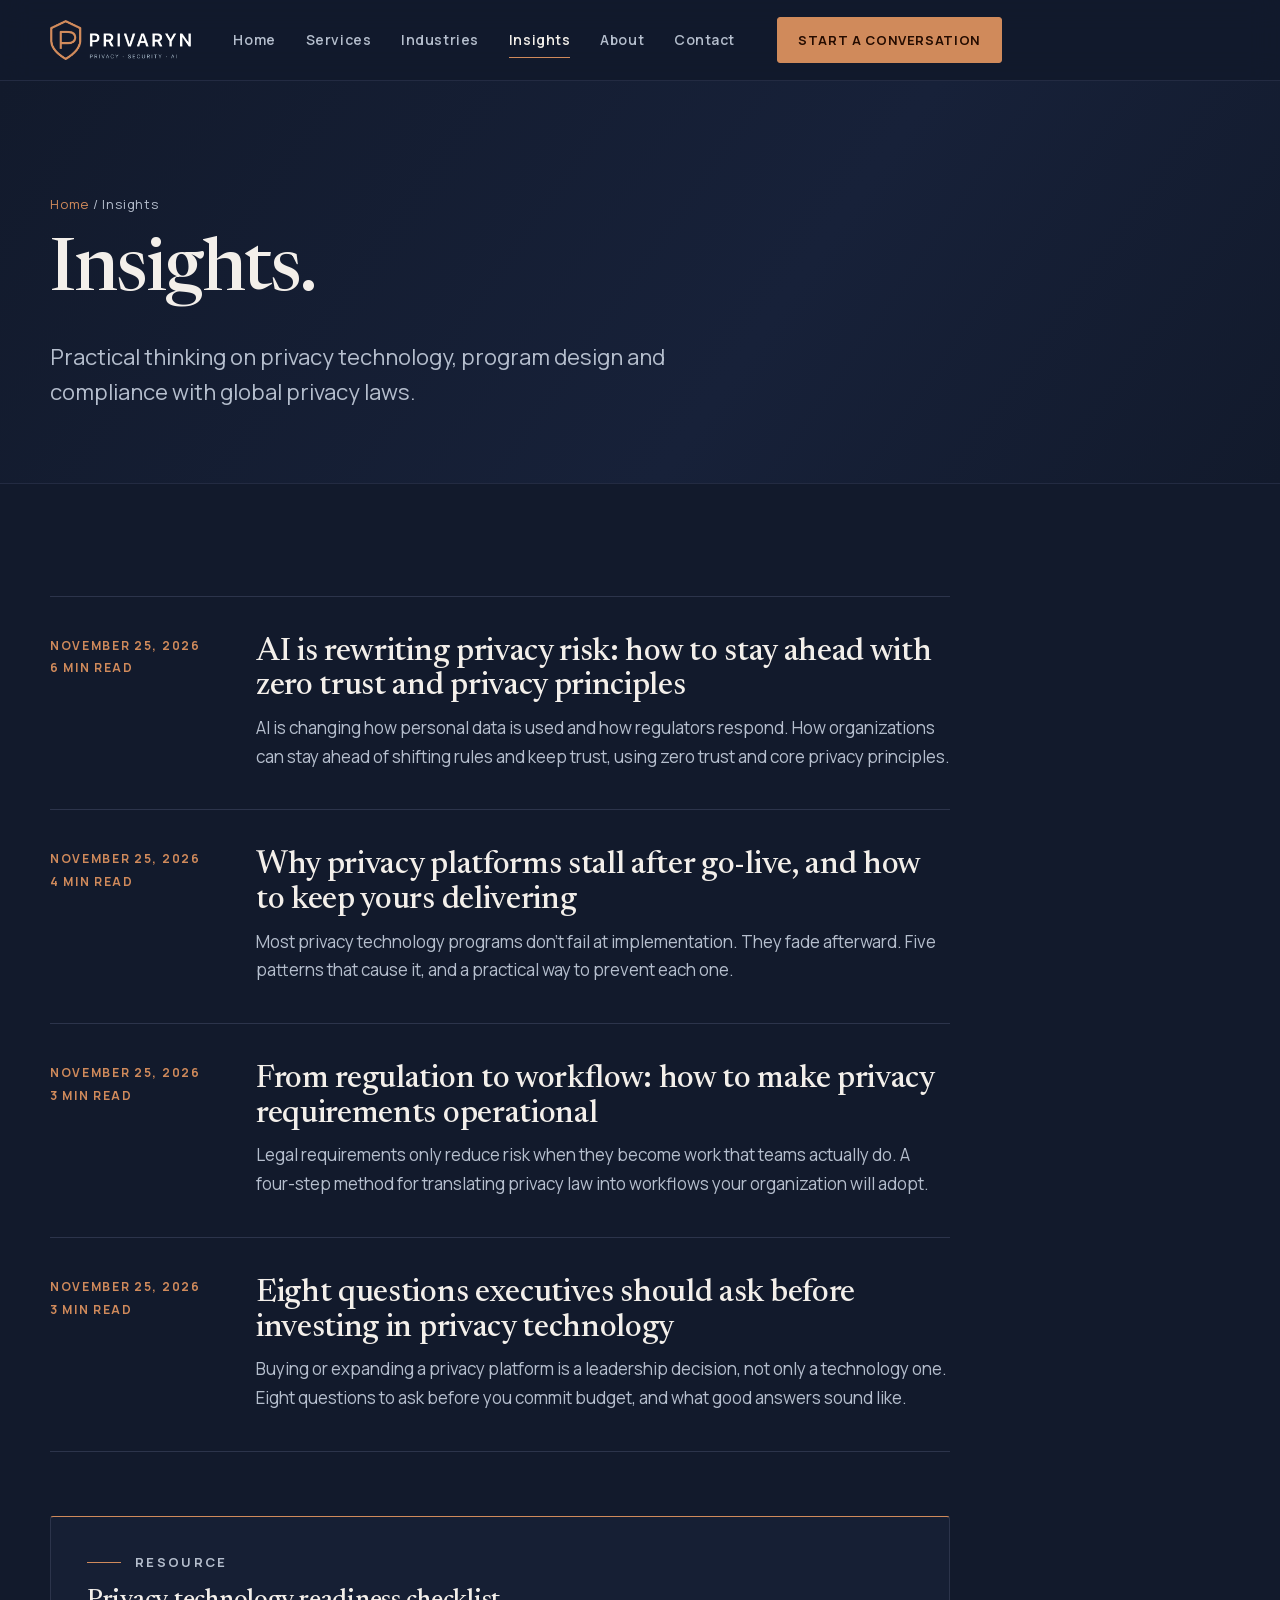
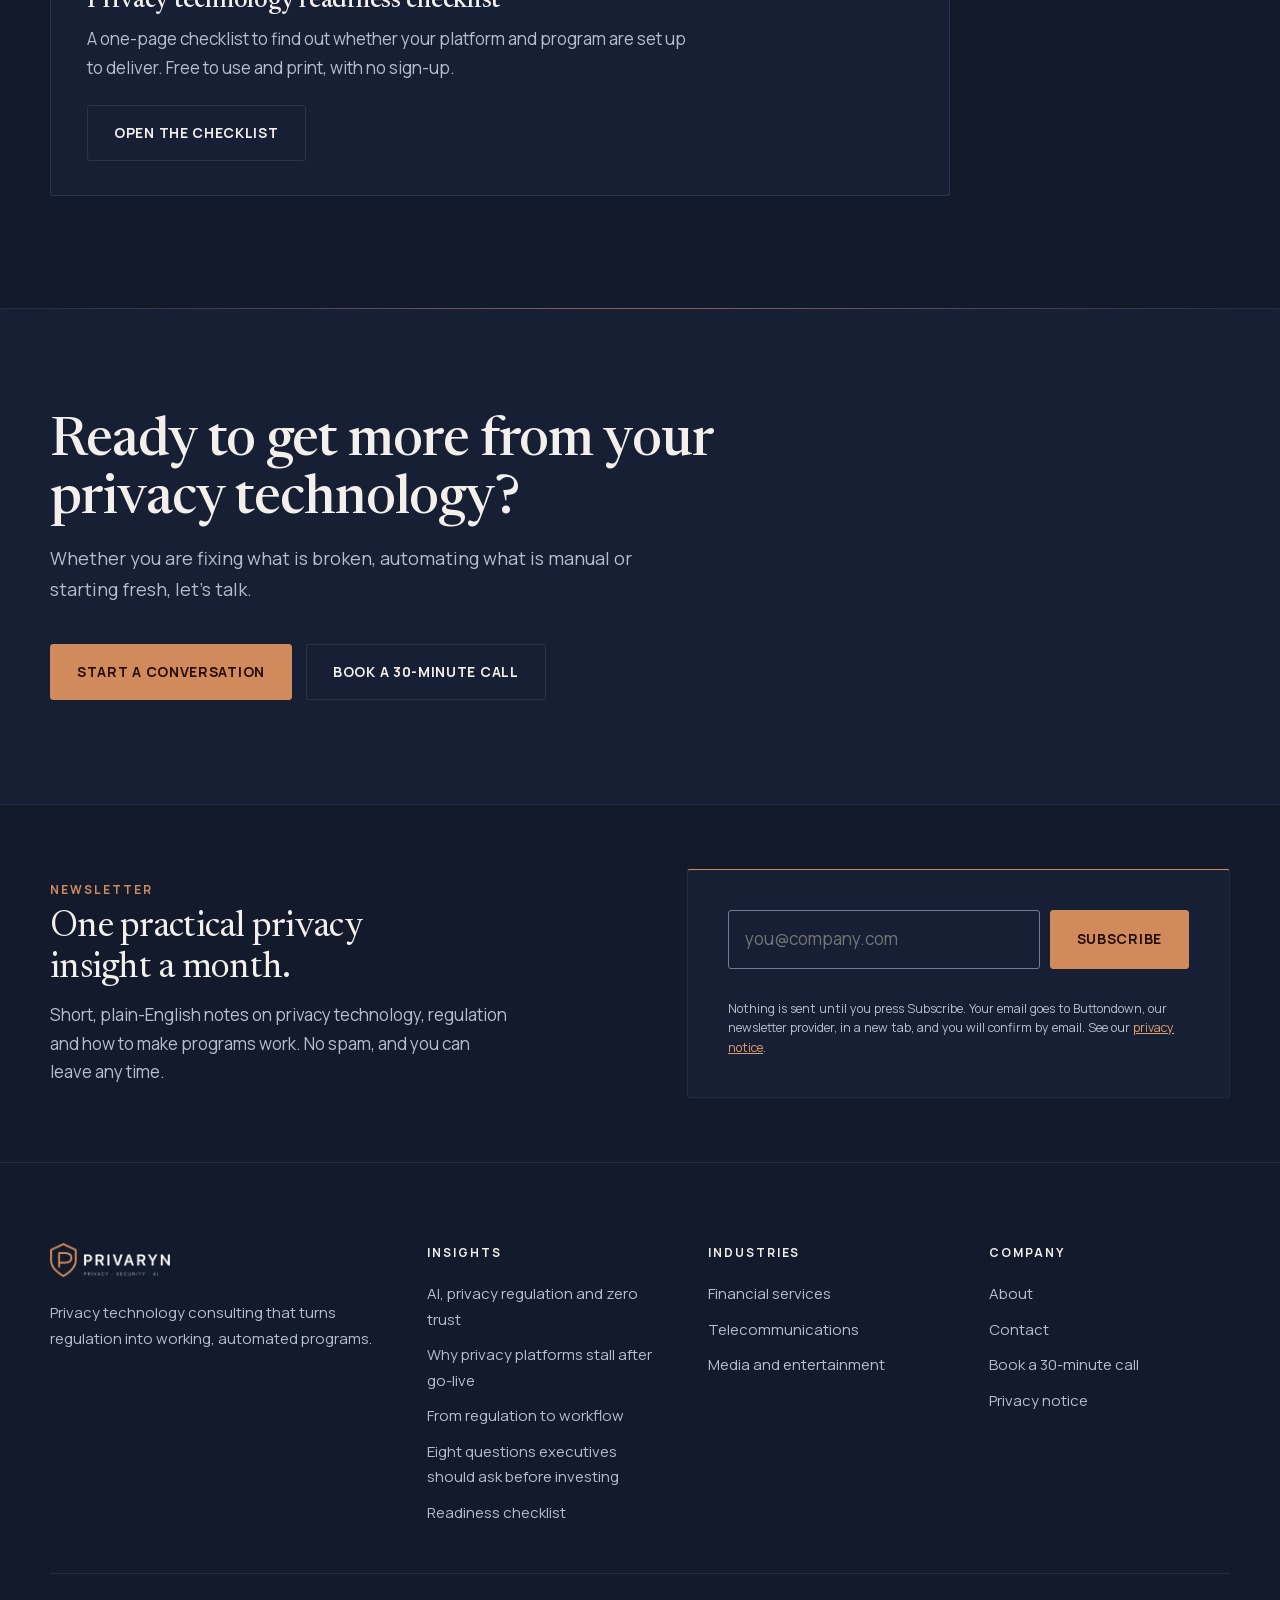
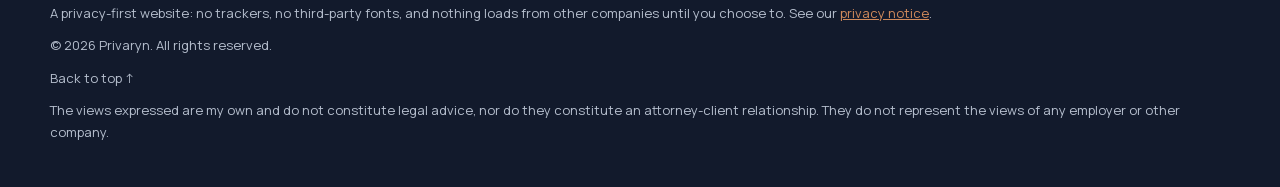
<file: insights/index.html>
<!DOCTYPE html>
<html lang="en">
<head>
<meta charset="utf-8">
<meta name="viewport" content="width=device-width, initial-scale=1, viewport-fit=cover">
<title>Insights | Privaryn</title>
<meta name="description" content="Practical thinking on privacy technology, program design and compliance with global privacy laws, from Privaryn.">
<link rel="canonical" href="https://privarynadvisory.com/insights/">
<meta name="theme-color" content="#121a2c">
<link rel="icon" href="/favicon.svg" type="image/svg+xml">
<link rel="icon" href="/favicon-32.png" sizes="32x32" type="image/png">
<link rel="apple-touch-icon" href="/apple-touch-icon.png">
<meta property="og:type" content="website">
<meta property="og:site_name" content="Privaryn">
<meta property="og:title" content="Insights">
<meta property="og:description" content="Practical thinking on privacy technology, program design and compliance with global privacy laws, from Privaryn.">
<meta property="og:url" content="https://privarynadvisory.com/insights/">
<meta property="og:image" content="https://privarynadvisory.com/og-image.png">
<meta property="og:image:width" content="1200">
<meta property="og:image:height" content="630">
<meta name="twitter:card" content="summary_large_image">
<meta name="twitter:title" content="Insights">
<meta name="twitter:description" content="Practical thinking on privacy technology, program design and compliance with global privacy laws, from Privaryn.">
<meta name="twitter:image" content="https://privarynadvisory.com/og-image.png">
<link rel="preload" href="/fonts/manrope-latin.woff2" as="font" type="font/woff2" crossorigin>
<link rel="preload" href="/fonts/newsreader-latin.woff2" as="font" type="font/woff2" crossorigin>
<script>document.documentElement.classList.add("js")</script>
<link rel="stylesheet" href="/styles.css?v=14aa545e">
<script type="application/ld+json">{"@context": "https://schema.org", "@type": "CollectionPage", "name": "Privaryn Insights", "url": "https://privarynadvisory.com/insights/", "description": "Practical thinking on privacy technology, program design and compliance with global privacy laws, from Privaryn."}</script>
<script type="application/ld+json">{"@context": "https://schema.org", "@type": "BreadcrumbList", "itemListElement": [{"@type": "ListItem", "position": 1, "name": "Home", "item": "https://privarynadvisory.com/"}, {"@type": "ListItem", "position": 2, "name": "Insights", "item": "https://privarynadvisory.com/insights/"}]}</script>
</head>
<body>
<a class="skip" href="#main">Skip to main content</a>
<header>
  <div class="wrap nav">
    <a class="brand" href="/" aria-label="Privaryn home"><img src="/logo.png" alt="Privaryn" width="184" height="52"></a>
    <button class="menu-btn" aria-expanded="false" aria-controls="primary" aria-label="Menu"><svg class="ic" viewBox="0 0 24 24" aria-hidden="true"><path d="M4 7h16M4 12h16M4 17h16"/></svg></button>
    <nav id="primary" aria-label="Primary">
      <ul>
        <li><a href="/">Home</a></li>
        <li><a href="/#services">Services</a></li>
        <li><a href="/#industries">Industries</a></li>
        <li><a href="/insights/" aria-current="page">Insights</a></li>
        <li><a href="/#about">About</a></li>
        <li><a href="/#contact">Contact</a></li>
      </ul>
    </nav>
    <a class="btn top" href="/#contact">Start a conversation</a>
  </div>
</header>

<main id="main">
  <div class="page-head"><div class="wrap">
    <p class="crumbs"><a href="/">Home</a> / Insights</p>
    <h1>Insights.</h1>
    <p class="lead">Practical thinking on privacy technology, program design and compliance with global privacy laws.</p>
  </div></div>
  <section><div class="wrap">
    <div class="ins-list">
<a class="ins-item" href="/insights/ai-privacy-regulation-zero-trust/"><time datetime="2026-11-25">November 25, 2026<br>6 min read</time><div><h2>AI is rewriting privacy risk: how to stay ahead with zero trust and privacy principles</h2><p>AI is changing how personal data is used and how regulators respond. How organizations can stay ahead of shifting rules and keep trust, using zero trust and core privacy principles.</p></div></a>
<a class="ins-item" href="/insights/why-privacy-platforms-stall-after-go-live/"><time datetime="2026-11-25">November 25, 2026<br>4 min read</time><div><h2>Why privacy platforms stall after go-live, and how to keep yours delivering</h2><p>Most privacy technology programs don&#x27;t fail at implementation. They fade afterward. Five patterns that cause it, and a practical way to prevent each one.</p></div></a>
<a class="ins-item" href="/insights/turning-privacy-regulation-into-workflows/"><time datetime="2026-11-25">November 25, 2026<br>3 min read</time><div><h2>From regulation to workflow: how to make privacy requirements operational</h2><p>Legal requirements only reduce risk when they become work that teams actually do. A four-step method for translating privacy law into workflows your organization will adopt.</p></div></a>
<a class="ins-item" href="/insights/questions-executives-should-ask-before-investing-in-privacy-technology/"><time datetime="2026-11-25">November 25, 2026<br>3 min read</time><div><h2>Eight questions executives should ask before investing in privacy technology</h2><p>Buying or expanding a privacy platform is a leadership decision, not only a technology one. Eight questions to ask before you commit budget, and what good answers sound like.</p></div></a>
    </div>
    <div class="res-card">
      <p class="eyebrow">Resource</p>
      <h2>Privacy technology readiness checklist</h2>
      <p>A one-page checklist to find out whether your platform and program are set up to deliver. Free to use and print, with no sign-up.</p>
      <a class="btn ghost" href="/resources/privacy-technology-readiness-checklist/">Open the checklist</a>
    </div>
  </div></section>
</main>
<div class="cta">
  <div class="wrap">
    <div><h2>Ready to get more from your privacy technology?</h2><p>Whether you are fixing what is broken, automating what is manual or starting fresh, let's talk.</p></div>
    <div class="actions"><a class="btn dark" href="/#contact">Start a conversation</a><a class="btn ghost" href="https://calendly.com/sareen-dev/30min" target="_blank" rel="noopener noreferrer" aria-label="Book a 30-minute call (opens Calendly in a new tab)">Book a 30-minute call</a></div>
  </div>
</div>
<section class="nl" aria-labelledby="nl-h">
  <div class="wrap">
    <div class="nl-copy"><p class="kicker">Newsletter</p><h2 id="nl-h">One practical privacy insight a month.</h2><p>Short, plain-English notes on privacy technology, regulation and how to make programs work. No spam, and you can leave any time.</p></div>
    <form class="nl-form" action="https://buttondown.com/api/emails/embed-subscribe/privaryn" method="post" target="_blank">
      <label for="nl-email" class="sr-only">Email address</label>
      <div class="nl-row"><input id="nl-email" type="email" name="email" placeholder="you@company.com" autocomplete="email" required><button class="btn" type="submit">Subscribe</button></div>
      <input type="hidden" value="1" name="embed">
      <p class="nl-note">Nothing is sent until you press Subscribe. Your email goes to Buttondown, our newsletter provider, in a new tab, and you will confirm by email. See our <a href="/#privacy">privacy notice</a>.</p>
    </form>
  </div>
</section>
<footer>
  <div class="wrap">
    <div class="f-top">
      <div><img src="/logo.png" alt="Privaryn" width="120" height="34"><p>Privacy technology consulting that turns regulation into working, automated programs.</p></div>
      <div><p class="fh">Insights</p><ul><li><a href="/insights/ai-privacy-regulation-zero-trust/">AI, privacy regulation and zero trust</a></li><li><a href="/insights/why-privacy-platforms-stall-after-go-live/">Why privacy platforms stall after go-live</a></li><li><a href="/insights/turning-privacy-regulation-into-workflows/">From regulation to workflow</a></li><li><a href="/insights/questions-executives-should-ask-before-investing-in-privacy-technology/">Eight questions executives should ask before investing</a></li><li><a href="/resources/privacy-technology-readiness-checklist/">Readiness checklist</a></li></ul></div>
      <div><p class="fh">Industries</p><ul><li><a href="/industries/financial-services/">Financial services</a></li><li><a href="/industries/telecommunications/">Telecommunications</a></li><li><a href="/industries/media-entertainment/">Media and entertainment</a></li></ul></div>
      <div><p class="fh">Company</p><ul><li><a href="/#about">About</a></li><li><a href="/#contact">Contact</a></li><li><a href="https://calendly.com/sareen-dev/30min" target="_blank" rel="noopener noreferrer" aria-label="Book a 30-minute call (opens Calendly in a new tab)">Book a 30-minute call</a></li><li><a href="/#privacy">Privacy notice</a></li></ul></div>
    </div>
    <div class="f-bot">
      <p class="pf">A privacy-first website: no trackers, no third-party fonts, and nothing loads from other companies until you choose to. See our <a href="/#privacy">privacy notice</a>.</p>
      <p>&copy; 2026 Privaryn. All rights reserved.</p>
      <p><button type="button" class="linkbtn" onclick="window.scrollTo(0,0)">Back to top &uarr;</button></p>
      <p>The views expressed are my own and do not constitute legal advice, nor do they constitute an attorney-client relationship. They do not represent the views of any employer or other company.</p>
    </div>
  </div>
</footer>
<script>
(function(){var mb=document.querySelector(".menu-btn"),nav=document.getElementById("primary");if(mb&&nav)mb.addEventListener("click",function(){var o=nav.classList.toggle("open");mb.setAttribute("aria-expanded",o?"true":"false");});
if(!("IntersectionObserver" in window)||window.matchMedia("(prefers-reduced-motion: reduce)").matches)return;
var els=document.querySelectorAll(".cols>div,.list>div,.takeaways,.ins-item,.prose h2");
var io=new IntersectionObserver(function(es){es.forEach(function(e){if(e.isIntersecting){e.target.classList.add("in");io.unobserve(e.target);}});},{threshold:.1,rootMargin:"0px 0px -5% 0px"});
els.forEach(function(el){el.classList.add("rv");io.observe(el);});})();
</script>
</body>
</html>
</file>
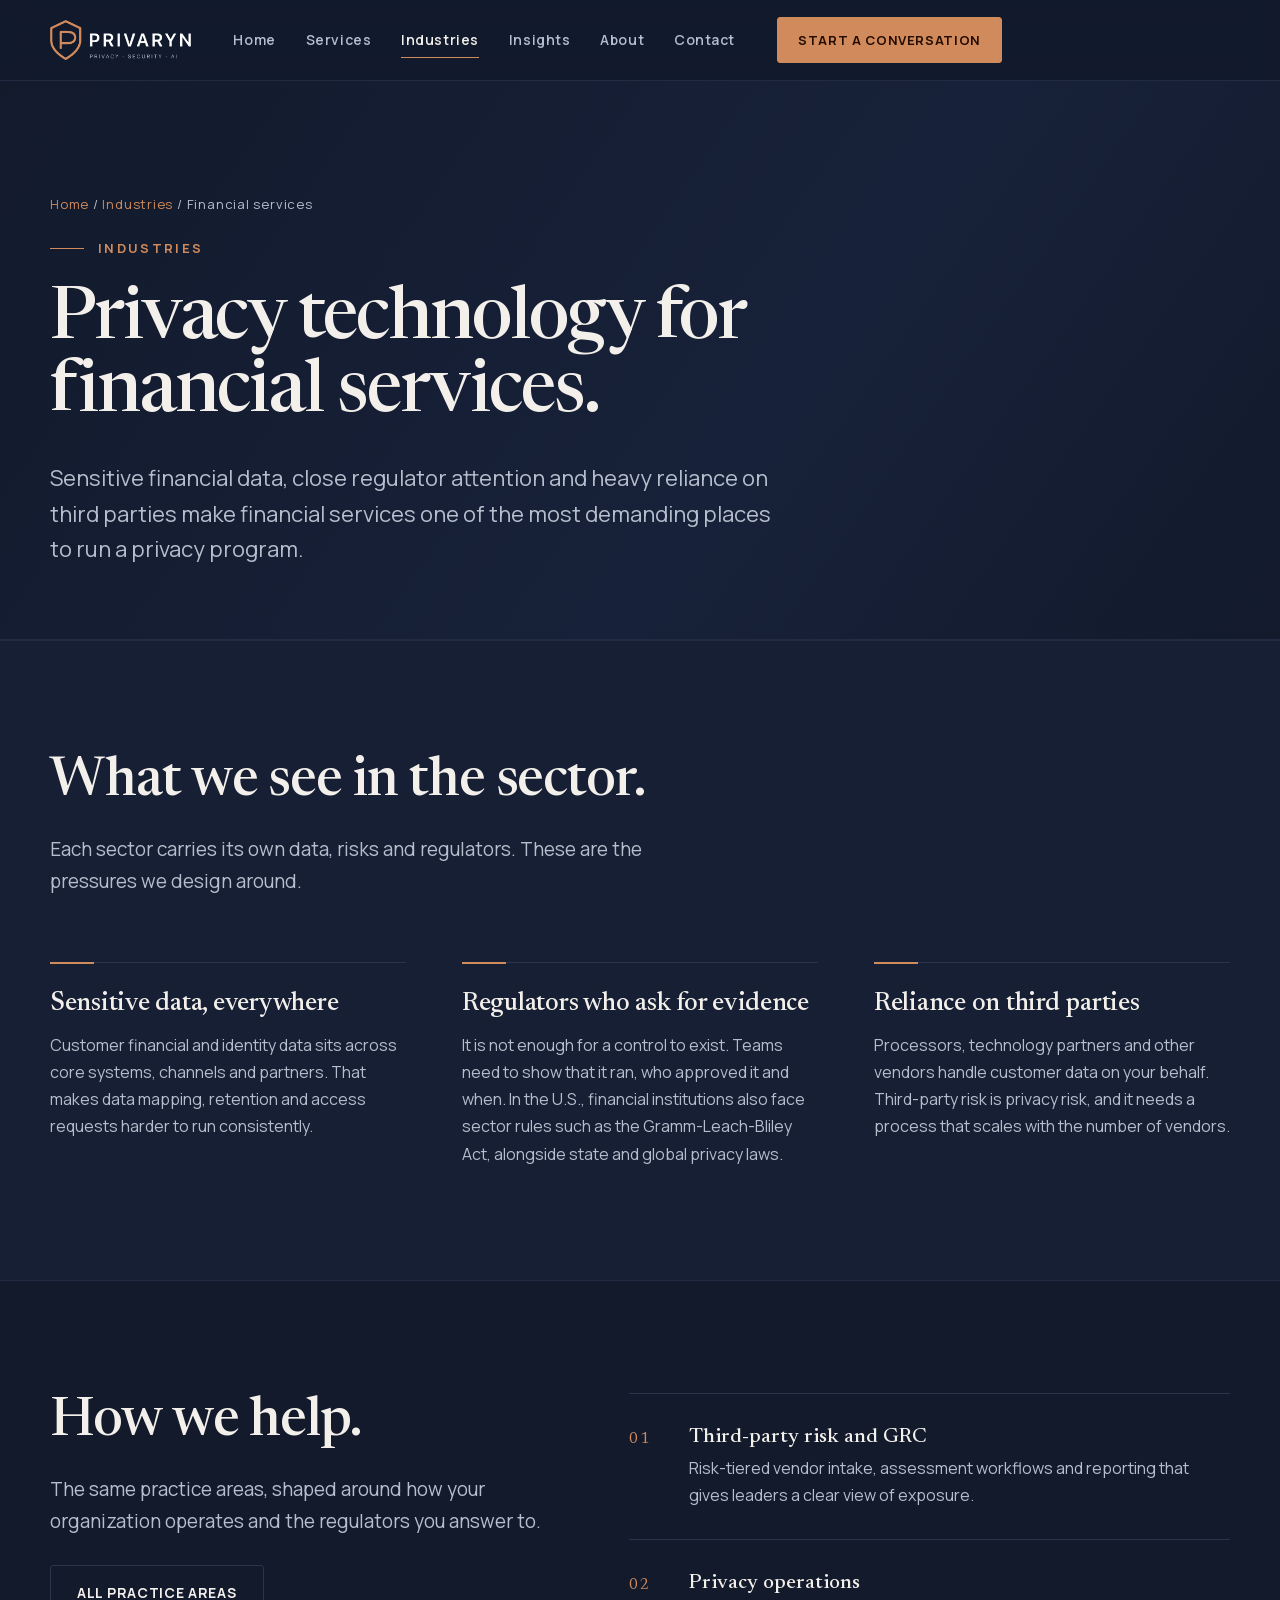
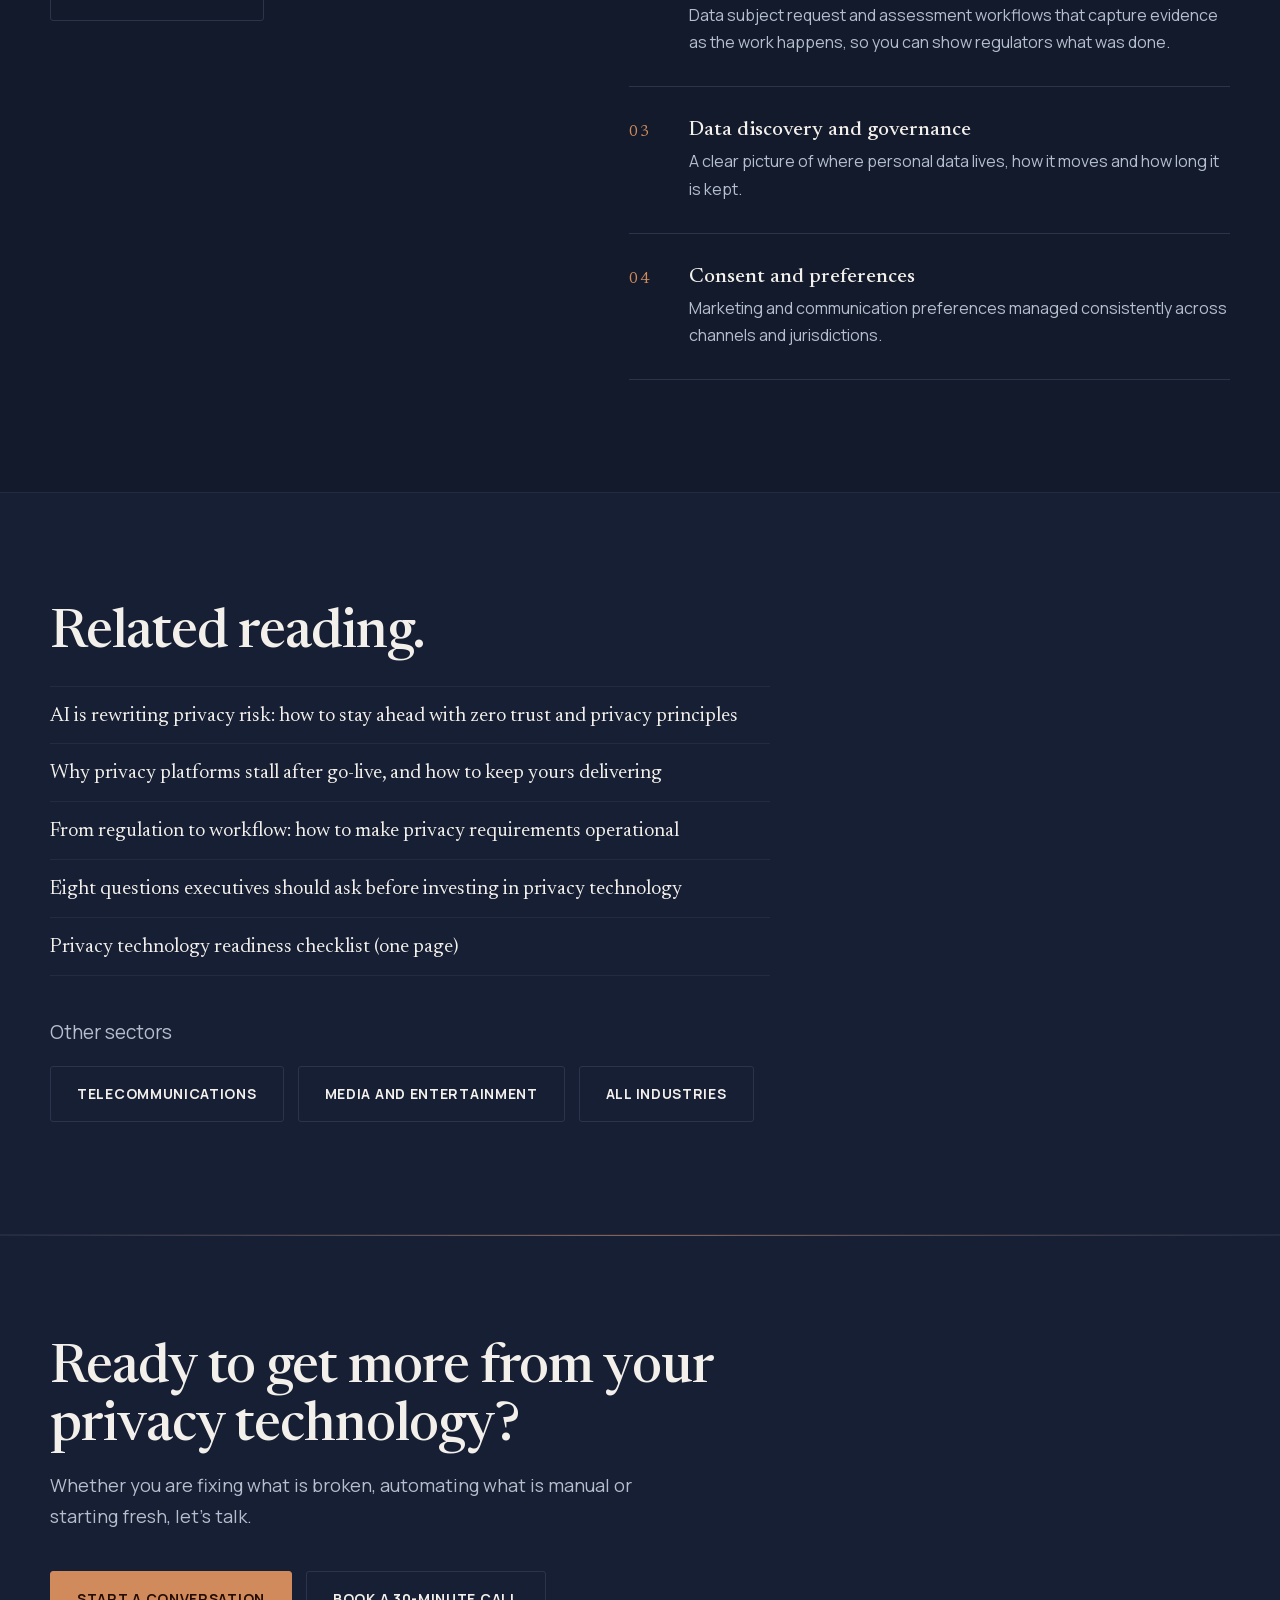
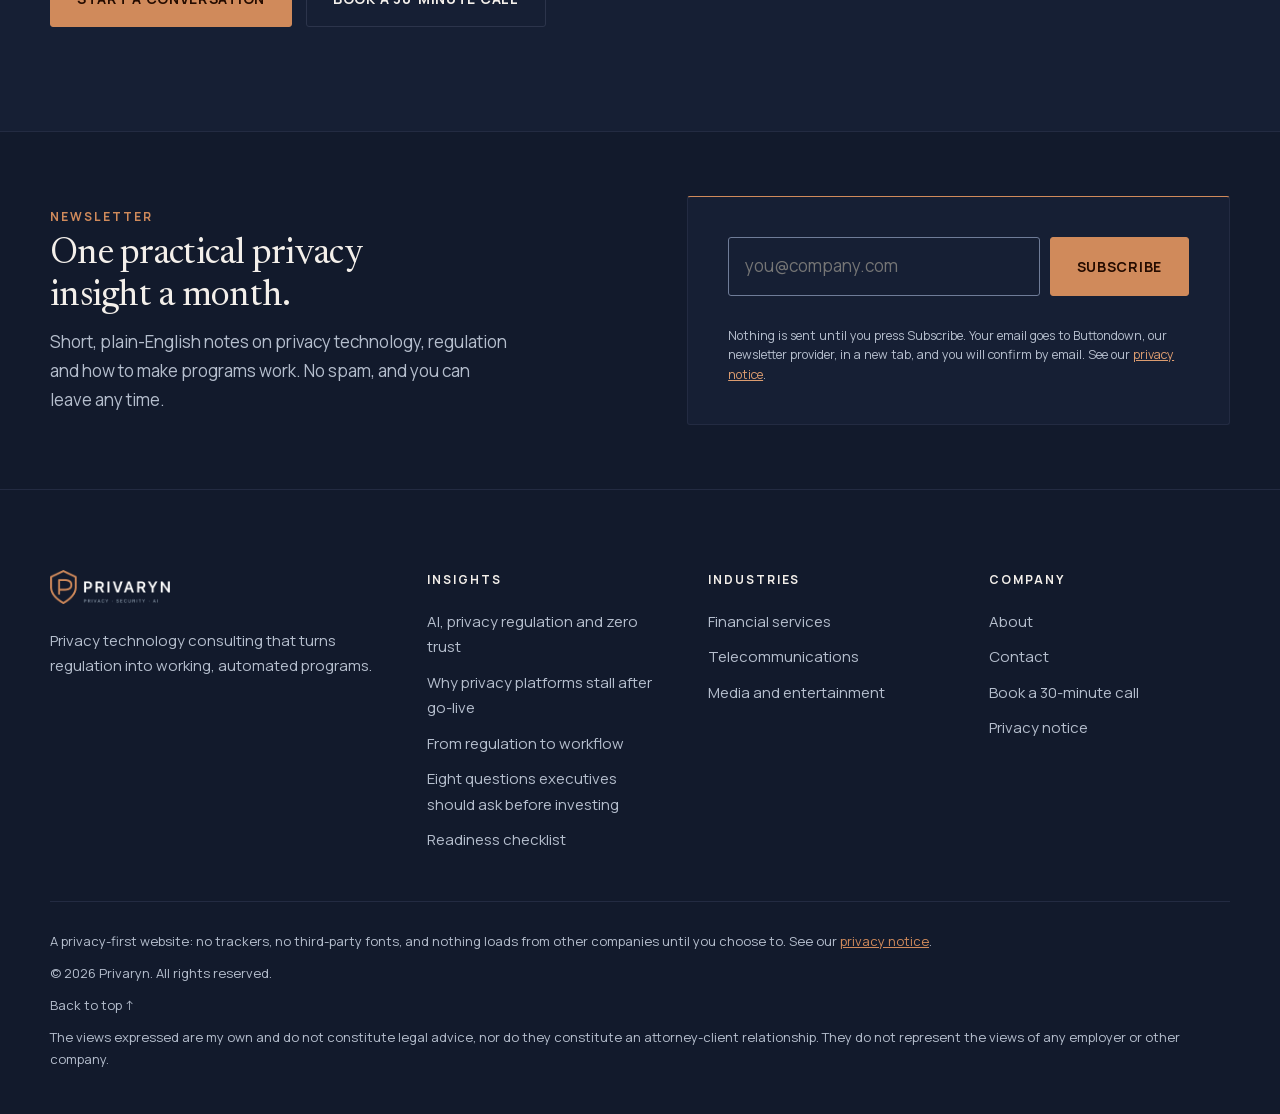
<file: industries/financial-services/index.html>
<!DOCTYPE html>
<html lang="en">
<head>
<meta charset="utf-8">
<meta name="viewport" content="width=device-width, initial-scale=1, viewport-fit=cover">
<title>Privacy technology for financial services | Privaryn</title>
<meta name="description" content="Sensitive financial data, close regulator attention and heavy reliance on third parties. How Privaryn designs privacy programs and technology for financial services organizations.">
<link rel="canonical" href="https://privarynadvisory.com/industries/financial-services/">
<meta name="theme-color" content="#121a2c">
<link rel="icon" href="/favicon.svg" type="image/svg+xml">
<link rel="icon" href="/favicon-32.png" sizes="32x32" type="image/png">
<link rel="apple-touch-icon" href="/apple-touch-icon.png">
<meta property="og:type" content="website">
<meta property="og:site_name" content="Privaryn">
<meta property="og:title" content="Privacy technology for financial services">
<meta property="og:description" content="Sensitive financial data, close regulator attention and heavy reliance on third parties. How Privaryn designs privacy programs and technology for financial services organizations.">
<meta property="og:url" content="https://privarynadvisory.com/industries/financial-services/">
<meta property="og:image" content="https://privarynadvisory.com/og-image.png">
<meta property="og:image:width" content="1200">
<meta property="og:image:height" content="630">
<meta name="twitter:card" content="summary_large_image">
<meta name="twitter:title" content="Privacy technology for financial services">
<meta name="twitter:description" content="Sensitive financial data, close regulator attention and heavy reliance on third parties. How Privaryn designs privacy programs and technology for financial services organizations.">
<meta name="twitter:image" content="https://privarynadvisory.com/og-image.png">
<link rel="preload" href="/fonts/manrope-latin.woff2" as="font" type="font/woff2" crossorigin>
<link rel="preload" href="/fonts/newsreader-latin.woff2" as="font" type="font/woff2" crossorigin>
<script>document.documentElement.classList.add("js")</script>
<link rel="stylesheet" href="/styles.css?v=14aa545e">
<script type="application/ld+json">{"@context": "https://schema.org", "@type": "WebPage", "name": "Privacy technology for financial services", "description": "Sensitive financial data, close regulator attention and heavy reliance on third parties. How Privaryn designs privacy programs and technology for financial services organizations.", "url": "https://privarynadvisory.com/industries/financial-services/", "publisher": {"@type": "Organization", "name": "Privaryn", "url": "https://privarynadvisory.com/", "logo": {"@type": "ImageObject", "url": "https://privarynadvisory.com/apple-touch-icon.png"}}}</script>
<script type="application/ld+json">{"@context": "https://schema.org", "@type": "BreadcrumbList", "itemListElement": [{"@type": "ListItem", "position": 1, "name": "Home", "item": "https://privarynadvisory.com/"}, {"@type": "ListItem", "position": 2, "name": "Industries", "item": "https://privarynadvisory.com/#industries"}, {"@type": "ListItem", "position": 3, "name": "Financial services", "item": "https://privarynadvisory.com/industries/financial-services/"}]}</script>
</head>
<body>
<a class="skip" href="#main">Skip to main content</a>
<header>
  <div class="wrap nav">
    <a class="brand" href="/" aria-label="Privaryn home"><img src="/logo.png" alt="Privaryn" width="184" height="52"></a>
    <button class="menu-btn" aria-expanded="false" aria-controls="primary" aria-label="Menu"><svg class="ic" viewBox="0 0 24 24" aria-hidden="true"><path d="M4 7h16M4 12h16M4 17h16"/></svg></button>
    <nav id="primary" aria-label="Primary">
      <ul>
        <li><a href="/">Home</a></li>
        <li><a href="/#services">Services</a></li>
        <li><a href="/#industries" aria-current="page">Industries</a></li>
        <li><a href="/insights/">Insights</a></li>
        <li><a href="/#about">About</a></li>
        <li><a href="/#contact">Contact</a></li>
      </ul>
    </nav>
    <a class="btn top" href="/#contact">Start a conversation</a>
  </div>
</header>

<main id="main">
  <div class="page-head"><div class="wrap">
    <p class="crumbs"><a href="/">Home</a> / <a href="/#industries">Industries</a> / Financial services</p>
    <p class="eyebrow">Industries</p>
    <h1>Privacy technology for financial services.</h1>
    <p class="lead">Sensitive financial data, close regulator attention and heavy reliance on third parties make financial services one of the most demanding places to run a privacy program.</p>
  </div></div>
  <section class="alt"><div class="wrap">
    <h2>What we see in the sector.</h2>
    <p class="sub">Each sector carries its own data, risks and regulators. These are the pressures we design around.</p>
    <div class="cols"><div><h3>Sensitive data, everywhere</h3><p>Customer financial and identity data sits across core systems, channels and partners. That makes data mapping, retention and access requests harder to run consistently.</p></div><div><h3>Regulators who ask for evidence</h3><p>It is not enough for a control to exist. Teams need to show that it ran, who approved it and when. In the U.S., financial institutions also face sector rules such as the Gramm-Leach-Bliley Act, alongside state and global privacy laws.</p></div><div><h3>Reliance on third parties</h3><p>Processors, technology partners and other vendors handle customer data on your behalf. Third-party risk is privacy risk, and it needs a process that scales with the number of vendors.</p></div></div>
  </div></section>
  <section><div class="wrap journey">
    <div>
      <h2>How we help.</h2>
      <p class="sub" style="margin-bottom:28px">The same practice areas, shaped around how your organization operates and the regulators you answer to.</p>
      <a class="btn ghost" href="/#services">All practice areas</a>
    </div>
    <div class="list rows"><div><p><strong>Third-party risk and GRC</strong>Risk-tiered vendor intake, assessment workflows and reporting that gives leaders a clear view of exposure.</p></div><div><p><strong>Privacy operations</strong>Data subject request and assessment workflows that capture evidence as the work happens, so you can show regulators what was done.</p></div><div><p><strong>Data discovery and governance</strong>A clear picture of where personal data lives, how it moves and how long it is kept.</p></div><div><p><strong>Consent and preferences</strong>Marketing and communication preferences managed consistently across channels and jurisdictions.</p></div></div>
  </div></section>
  <section class="alt"><div class="wrap">
    <h2>Related reading.</h2>
    <ul class="keep" style="max-width:720px"><li><a href="/insights/ai-privacy-regulation-zero-trust/">AI is rewriting privacy risk: how to stay ahead with zero trust and privacy principles</a></li><li><a href="/insights/why-privacy-platforms-stall-after-go-live/">Why privacy platforms stall after go-live, and how to keep yours delivering</a></li><li><a href="/insights/turning-privacy-regulation-into-workflows/">From regulation to workflow: how to make privacy requirements operational</a></li><li><a href="/insights/questions-executives-should-ask-before-investing-in-privacy-technology/">Eight questions executives should ask before investing in privacy technology</a></li><li><a href="/resources/privacy-technology-readiness-checklist/">Privacy technology readiness checklist (one page)</a></li></ul>
    <p class="sub" style="margin:40px 0 18px">Other sectors</p>
    <div class="actions"><a class="btn ghost" href="/industries/telecommunications/">Telecommunications</a><a class="btn ghost" href="/industries/media-entertainment/">Media and entertainment</a><a class="btn ghost" href="/#industries">All industries</a></div>
  </div></section>
</main>
<div class="cta">
  <div class="wrap">
    <div><h2>Ready to get more from your privacy technology?</h2><p>Whether you are fixing what is broken, automating what is manual or starting fresh, let's talk.</p></div>
    <div class="actions"><a class="btn dark" href="/#contact">Start a conversation</a><a class="btn ghost" href="https://calendly.com/sareen-dev/30min" target="_blank" rel="noopener noreferrer" aria-label="Book a 30-minute call (opens Calendly in a new tab)">Book a 30-minute call</a></div>
  </div>
</div>
<section class="nl" aria-labelledby="nl-h">
  <div class="wrap">
    <div class="nl-copy"><p class="kicker">Newsletter</p><h2 id="nl-h">One practical privacy insight a month.</h2><p>Short, plain-English notes on privacy technology, regulation and how to make programs work. No spam, and you can leave any time.</p></div>
    <form class="nl-form" action="https://buttondown.com/api/emails/embed-subscribe/privaryn" method="post" target="_blank">
      <label for="nl-email" class="sr-only">Email address</label>
      <div class="nl-row"><input id="nl-email" type="email" name="email" placeholder="you@company.com" autocomplete="email" required><button class="btn" type="submit">Subscribe</button></div>
      <input type="hidden" value="1" name="embed">
      <p class="nl-note">Nothing is sent until you press Subscribe. Your email goes to Buttondown, our newsletter provider, in a new tab, and you will confirm by email. See our <a href="/#privacy">privacy notice</a>.</p>
    </form>
  </div>
</section>
<footer>
  <div class="wrap">
    <div class="f-top">
      <div><img src="/logo.png" alt="Privaryn" width="120" height="34"><p>Privacy technology consulting that turns regulation into working, automated programs.</p></div>
      <div><p class="fh">Insights</p><ul><li><a href="/insights/ai-privacy-regulation-zero-trust/">AI, privacy regulation and zero trust</a></li><li><a href="/insights/why-privacy-platforms-stall-after-go-live/">Why privacy platforms stall after go-live</a></li><li><a href="/insights/turning-privacy-regulation-into-workflows/">From regulation to workflow</a></li><li><a href="/insights/questions-executives-should-ask-before-investing-in-privacy-technology/">Eight questions executives should ask before investing</a></li><li><a href="/resources/privacy-technology-readiness-checklist/">Readiness checklist</a></li></ul></div>
      <div><p class="fh">Industries</p><ul><li><a href="/industries/financial-services/">Financial services</a></li><li><a href="/industries/telecommunications/">Telecommunications</a></li><li><a href="/industries/media-entertainment/">Media and entertainment</a></li></ul></div>
      <div><p class="fh">Company</p><ul><li><a href="/#about">About</a></li><li><a href="/#contact">Contact</a></li><li><a href="https://calendly.com/sareen-dev/30min" target="_blank" rel="noopener noreferrer" aria-label="Book a 30-minute call (opens Calendly in a new tab)">Book a 30-minute call</a></li><li><a href="/#privacy">Privacy notice</a></li></ul></div>
    </div>
    <div class="f-bot">
      <p class="pf">A privacy-first website: no trackers, no third-party fonts, and nothing loads from other companies until you choose to. See our <a href="/#privacy">privacy notice</a>.</p>
      <p>&copy; 2026 Privaryn. All rights reserved.</p>
      <p><button type="button" class="linkbtn" onclick="window.scrollTo(0,0)">Back to top &uarr;</button></p>
      <p>The views expressed are my own and do not constitute legal advice, nor do they constitute an attorney-client relationship. They do not represent the views of any employer or other company.</p>
    </div>
  </div>
</footer>
<script>
(function(){var mb=document.querySelector(".menu-btn"),nav=document.getElementById("primary");if(mb&&nav)mb.addEventListener("click",function(){var o=nav.classList.toggle("open");mb.setAttribute("aria-expanded",o?"true":"false");});
if(!("IntersectionObserver" in window)||window.matchMedia("(prefers-reduced-motion: reduce)").matches)return;
var els=document.querySelectorAll(".cols>div,.list>div,.takeaways,.ins-item,.prose h2");
var io=new IntersectionObserver(function(es){es.forEach(function(e){if(e.isIntersecting){e.target.classList.add("in");io.unobserve(e.target);}});},{threshold:.1,rootMargin:"0px 0px -5% 0px"});
els.forEach(function(el){el.classList.add("rv");io.observe(el);});})();
</script>
</body>
</html>
</file>
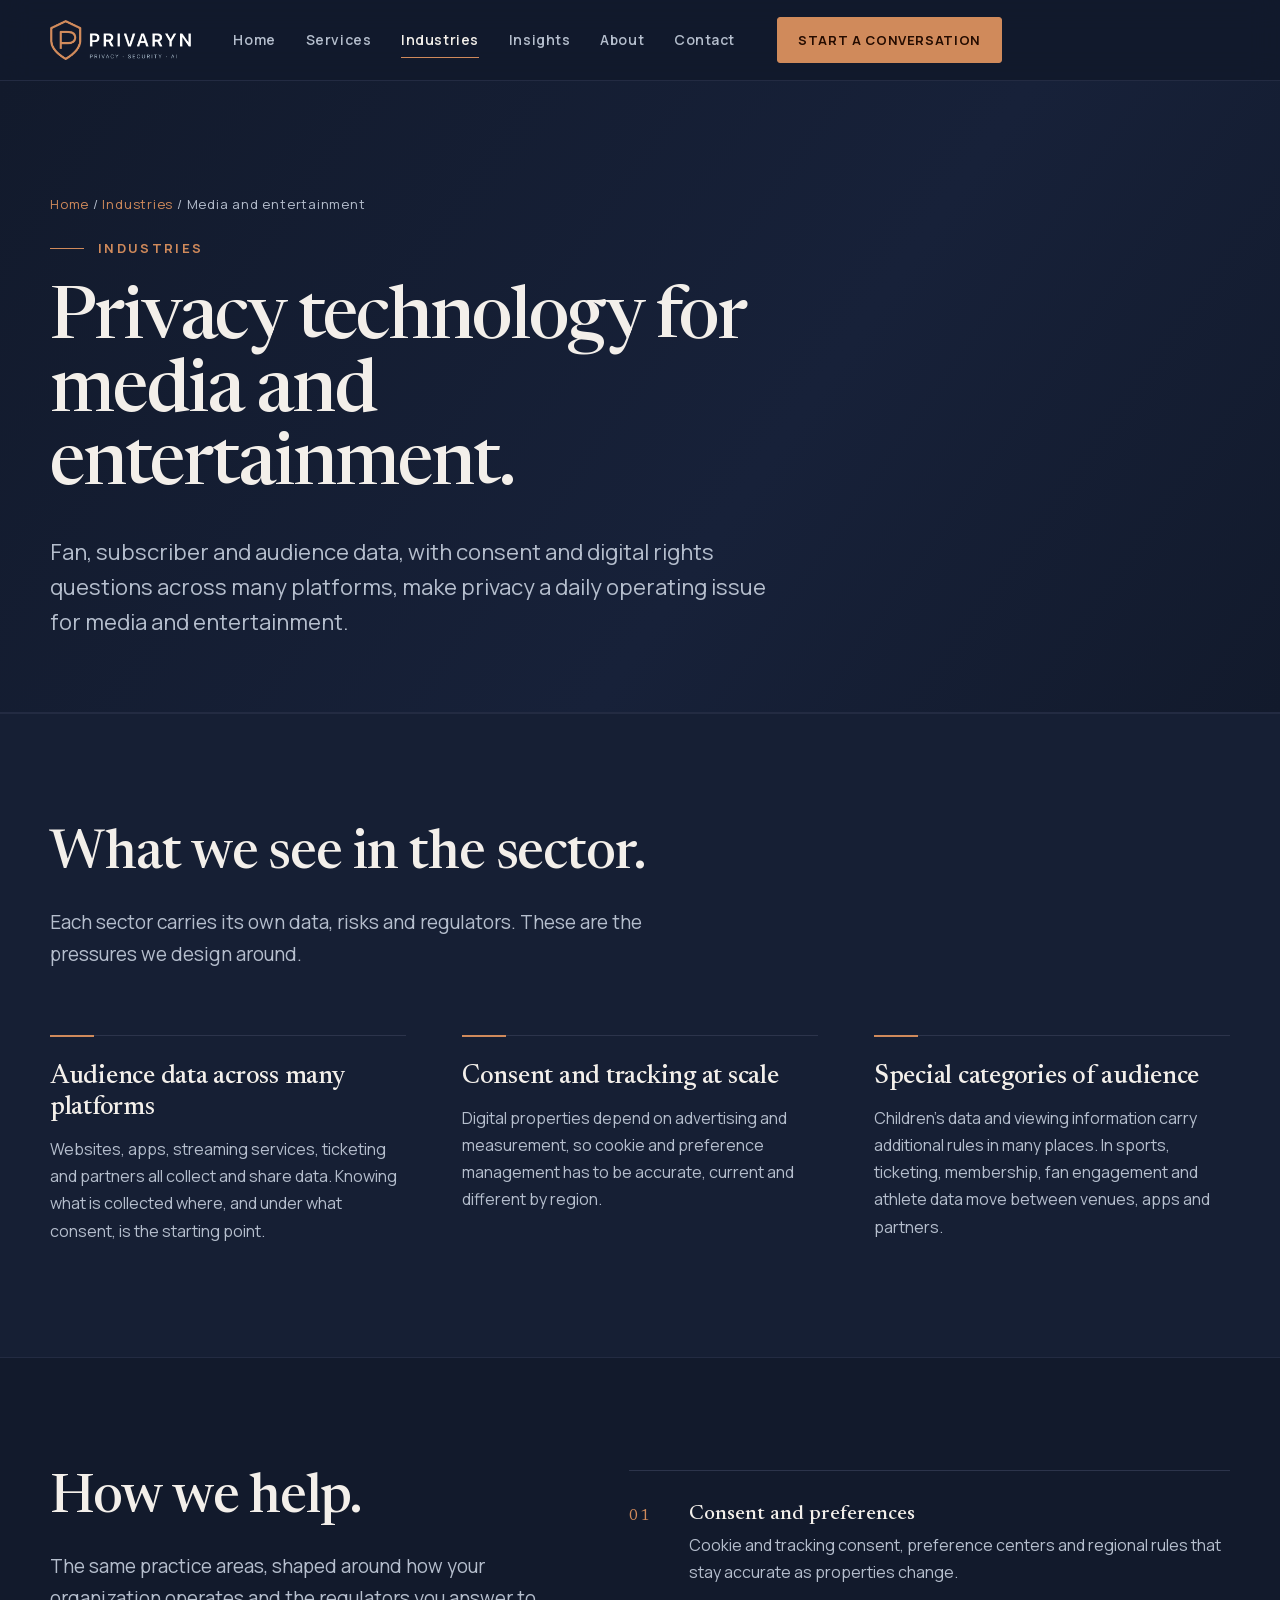
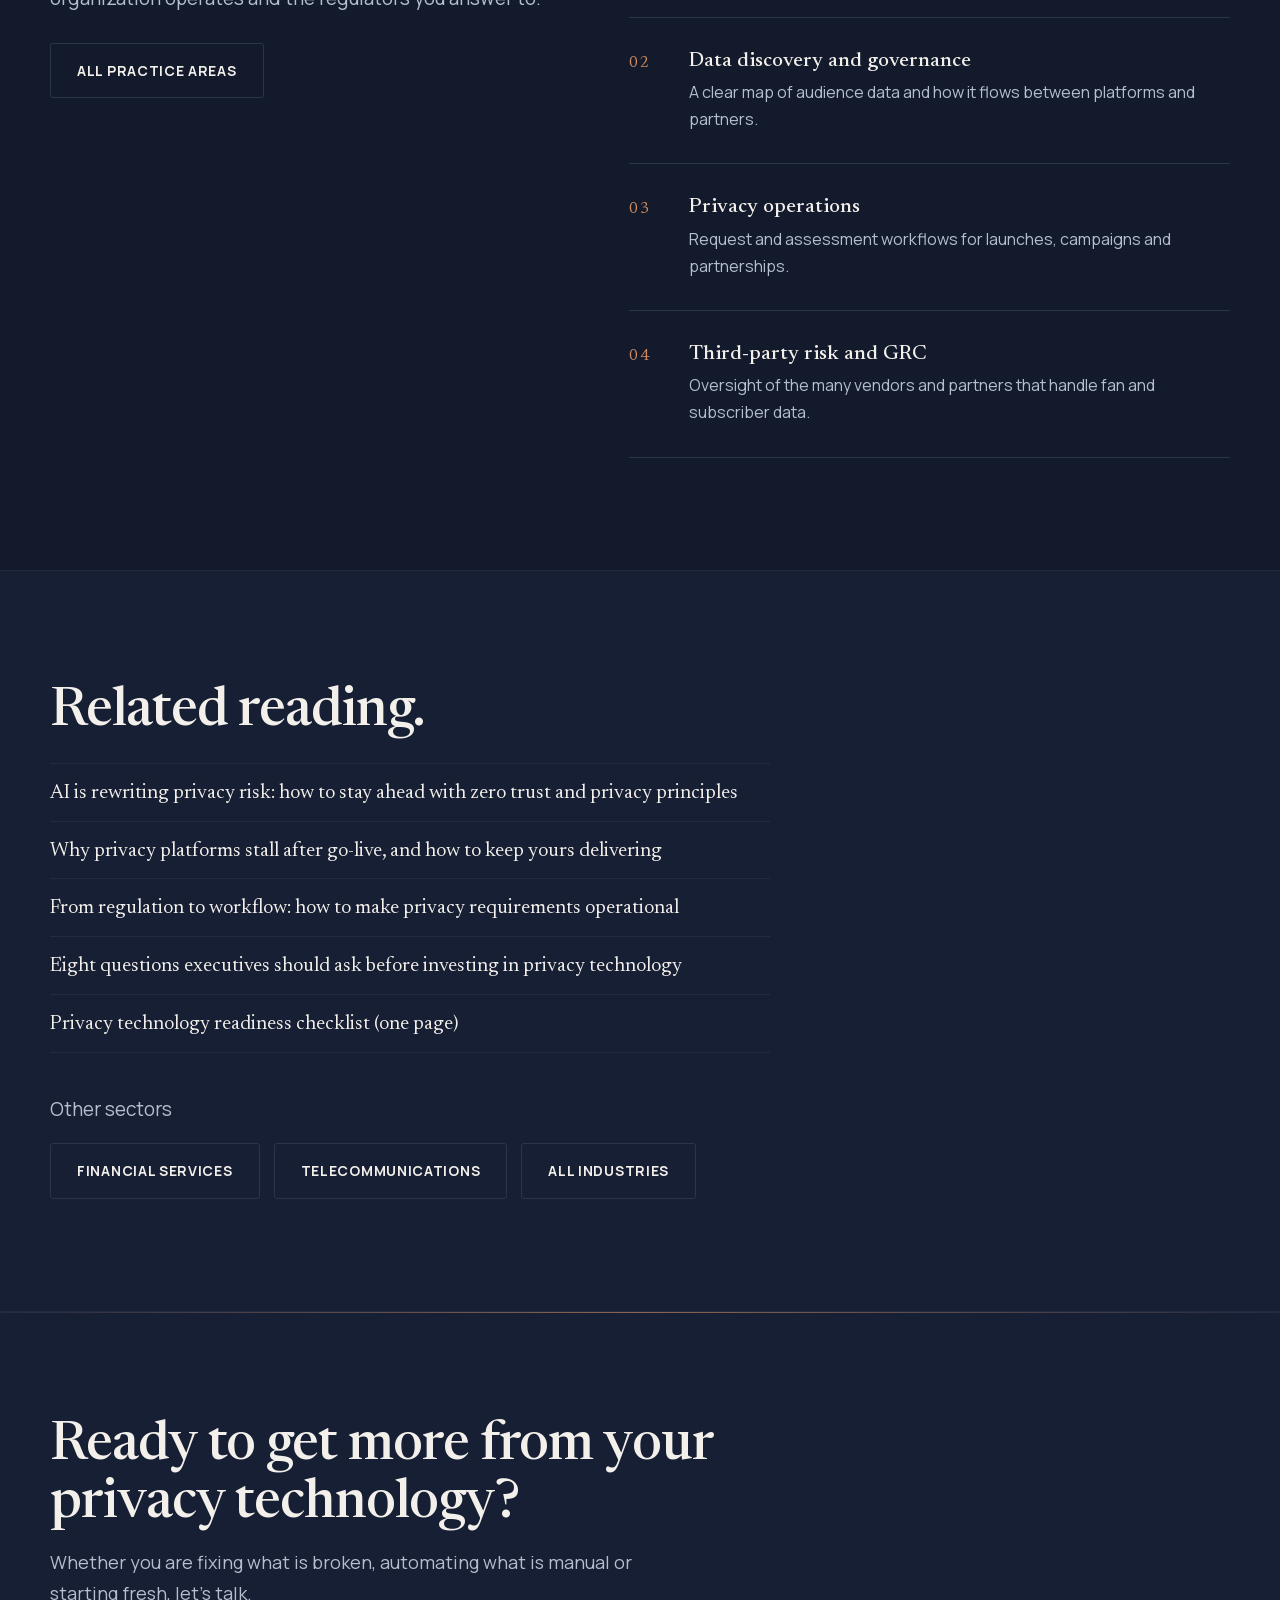
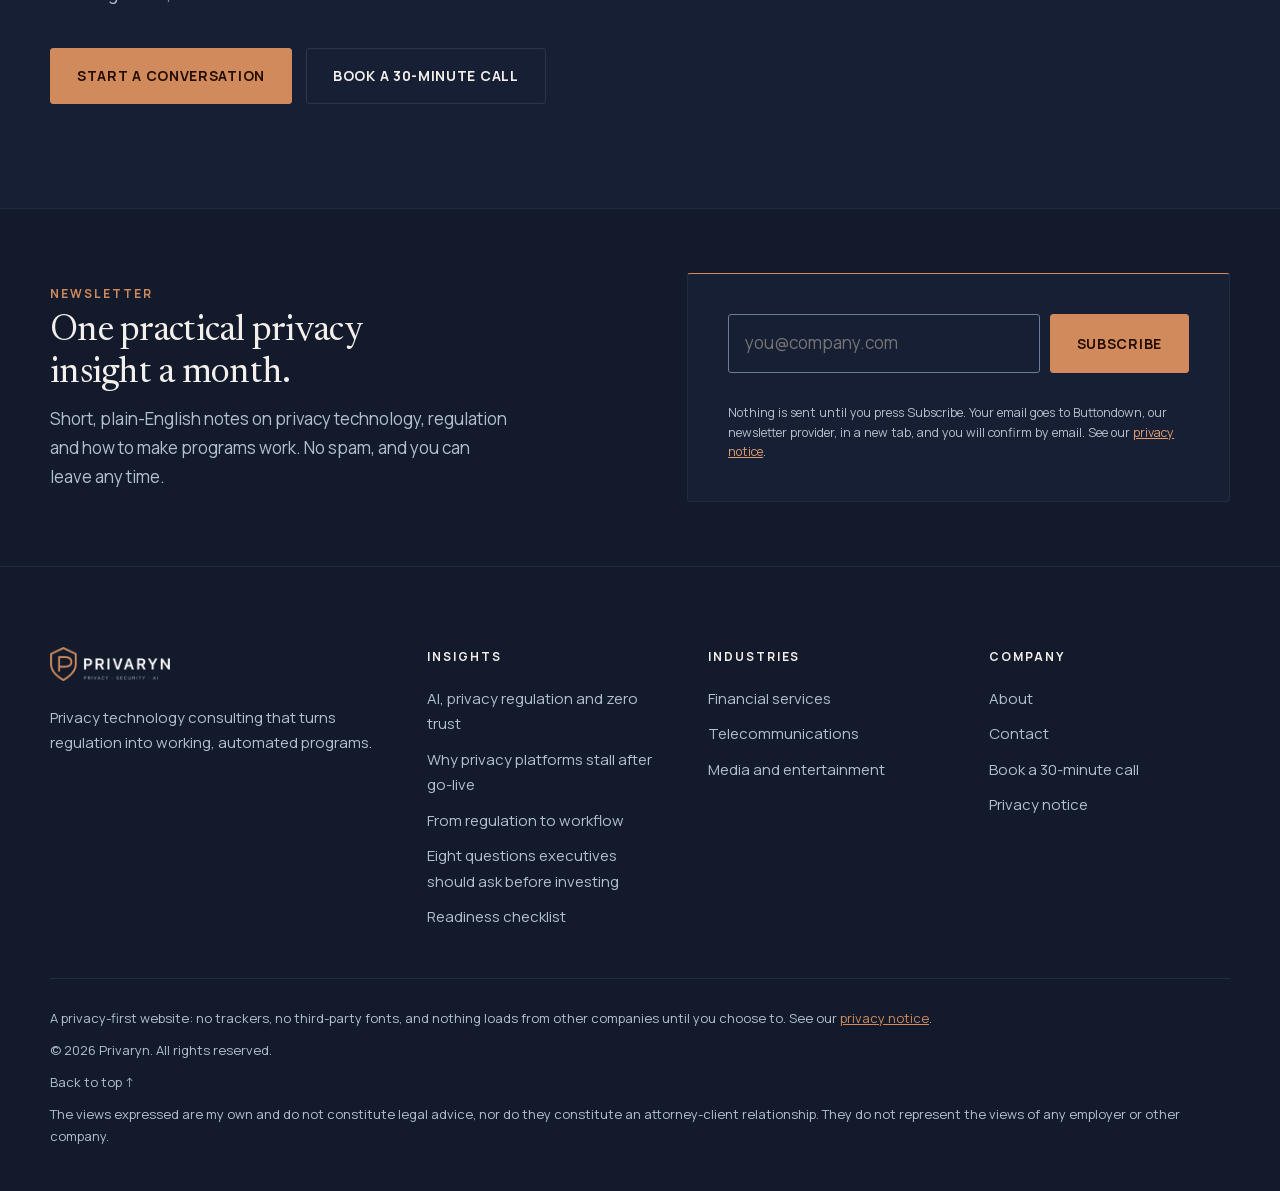
<file: industries/media-entertainment/index.html>
<!DOCTYPE html>
<html lang="en">
<head>
<meta charset="utf-8">
<meta name="viewport" content="width=device-width, initial-scale=1, viewport-fit=cover">
<title>Privacy technology for media and entertainment | Privaryn</title>
<meta name="description" content="Fan, subscriber and audience data, with consent and digital rights questions across many platforms. How Privaryn designs privacy programs for media, entertainment and sports organizations.">
<link rel="canonical" href="https://privarynadvisory.com/industries/media-entertainment/">
<meta name="theme-color" content="#121a2c">
<link rel="icon" href="/favicon.svg" type="image/svg+xml">
<link rel="icon" href="/favicon-32.png" sizes="32x32" type="image/png">
<link rel="apple-touch-icon" href="/apple-touch-icon.png">
<meta property="og:type" content="website">
<meta property="og:site_name" content="Privaryn">
<meta property="og:title" content="Privacy technology for media and entertainment">
<meta property="og:description" content="Fan, subscriber and audience data, with consent and digital rights questions across many platforms. How Privaryn designs privacy programs for media, entertainment and sports organizations.">
<meta property="og:url" content="https://privarynadvisory.com/industries/media-entertainment/">
<meta property="og:image" content="https://privarynadvisory.com/og-image.png">
<meta property="og:image:width" content="1200">
<meta property="og:image:height" content="630">
<meta name="twitter:card" content="summary_large_image">
<meta name="twitter:title" content="Privacy technology for media and entertainment">
<meta name="twitter:description" content="Fan, subscriber and audience data, with consent and digital rights questions across many platforms. How Privaryn designs privacy programs for media, entertainment and sports organizations.">
<meta name="twitter:image" content="https://privarynadvisory.com/og-image.png">
<link rel="preload" href="/fonts/manrope-latin.woff2" as="font" type="font/woff2" crossorigin>
<link rel="preload" href="/fonts/newsreader-latin.woff2" as="font" type="font/woff2" crossorigin>
<script>document.documentElement.classList.add("js")</script>
<link rel="stylesheet" href="/styles.css?v=14aa545e">
<script type="application/ld+json">{"@context": "https://schema.org", "@type": "WebPage", "name": "Privacy technology for media and entertainment", "description": "Fan, subscriber and audience data, with consent and digital rights questions across many platforms. How Privaryn designs privacy programs for media, entertainment and sports organizations.", "url": "https://privarynadvisory.com/industries/media-entertainment/", "publisher": {"@type": "Organization", "name": "Privaryn", "url": "https://privarynadvisory.com/", "logo": {"@type": "ImageObject", "url": "https://privarynadvisory.com/apple-touch-icon.png"}}}</script>
<script type="application/ld+json">{"@context": "https://schema.org", "@type": "BreadcrumbList", "itemListElement": [{"@type": "ListItem", "position": 1, "name": "Home", "item": "https://privarynadvisory.com/"}, {"@type": "ListItem", "position": 2, "name": "Industries", "item": "https://privarynadvisory.com/#industries"}, {"@type": "ListItem", "position": 3, "name": "Media and entertainment", "item": "https://privarynadvisory.com/industries/media-entertainment/"}]}</script>
</head>
<body>
<a class="skip" href="#main">Skip to main content</a>
<header>
  <div class="wrap nav">
    <a class="brand" href="/" aria-label="Privaryn home"><img src="/logo.png" alt="Privaryn" width="184" height="52"></a>
    <button class="menu-btn" aria-expanded="false" aria-controls="primary" aria-label="Menu"><svg class="ic" viewBox="0 0 24 24" aria-hidden="true"><path d="M4 7h16M4 12h16M4 17h16"/></svg></button>
    <nav id="primary" aria-label="Primary">
      <ul>
        <li><a href="/">Home</a></li>
        <li><a href="/#services">Services</a></li>
        <li><a href="/#industries" aria-current="page">Industries</a></li>
        <li><a href="/insights/">Insights</a></li>
        <li><a href="/#about">About</a></li>
        <li><a href="/#contact">Contact</a></li>
      </ul>
    </nav>
    <a class="btn top" href="/#contact">Start a conversation</a>
  </div>
</header>

<main id="main">
  <div class="page-head"><div class="wrap">
    <p class="crumbs"><a href="/">Home</a> / <a href="/#industries">Industries</a> / Media and entertainment</p>
    <p class="eyebrow">Industries</p>
    <h1>Privacy technology for media and entertainment.</h1>
    <p class="lead">Fan, subscriber and audience data, with consent and digital rights questions across many platforms, make privacy a daily operating issue for media and entertainment.</p>
  </div></div>
  <section class="alt"><div class="wrap">
    <h2>What we see in the sector.</h2>
    <p class="sub">Each sector carries its own data, risks and regulators. These are the pressures we design around.</p>
    <div class="cols"><div><h3>Audience data across many platforms</h3><p>Websites, apps, streaming services, ticketing and partners all collect and share data. Knowing what is collected where, and under what consent, is the starting point.</p></div><div><h3>Consent and tracking at scale</h3><p>Digital properties depend on advertising and measurement, so cookie and preference management has to be accurate, current and different by region.</p></div><div><h3>Special categories of audience</h3><p>Children&#x27;s data and viewing information carry additional rules in many places. In sports, ticketing, membership, fan engagement and athlete data move between venues, apps and partners.</p></div></div>
  </div></section>
  <section><div class="wrap journey">
    <div>
      <h2>How we help.</h2>
      <p class="sub" style="margin-bottom:28px">The same practice areas, shaped around how your organization operates and the regulators you answer to.</p>
      <a class="btn ghost" href="/#services">All practice areas</a>
    </div>
    <div class="list rows"><div><p><strong>Consent and preferences</strong>Cookie and tracking consent, preference centers and regional rules that stay accurate as properties change.</p></div><div><p><strong>Data discovery and governance</strong>A clear map of audience data and how it flows between platforms and partners.</p></div><div><p><strong>Privacy operations</strong>Request and assessment workflows for launches, campaigns and partnerships.</p></div><div><p><strong>Third-party risk and GRC</strong>Oversight of the many vendors and partners that handle fan and subscriber data.</p></div></div>
  </div></section>
  <section class="alt"><div class="wrap">
    <h2>Related reading.</h2>
    <ul class="keep" style="max-width:720px"><li><a href="/insights/ai-privacy-regulation-zero-trust/">AI is rewriting privacy risk: how to stay ahead with zero trust and privacy principles</a></li><li><a href="/insights/why-privacy-platforms-stall-after-go-live/">Why privacy platforms stall after go-live, and how to keep yours delivering</a></li><li><a href="/insights/turning-privacy-regulation-into-workflows/">From regulation to workflow: how to make privacy requirements operational</a></li><li><a href="/insights/questions-executives-should-ask-before-investing-in-privacy-technology/">Eight questions executives should ask before investing in privacy technology</a></li><li><a href="/resources/privacy-technology-readiness-checklist/">Privacy technology readiness checklist (one page)</a></li></ul>
    <p class="sub" style="margin:40px 0 18px">Other sectors</p>
    <div class="actions"><a class="btn ghost" href="/industries/financial-services/">Financial services</a><a class="btn ghost" href="/industries/telecommunications/">Telecommunications</a><a class="btn ghost" href="/#industries">All industries</a></div>
  </div></section>
</main>
<div class="cta">
  <div class="wrap">
    <div><h2>Ready to get more from your privacy technology?</h2><p>Whether you are fixing what is broken, automating what is manual or starting fresh, let's talk.</p></div>
    <div class="actions"><a class="btn dark" href="/#contact">Start a conversation</a><a class="btn ghost" href="https://calendly.com/sareen-dev/30min" target="_blank" rel="noopener noreferrer" aria-label="Book a 30-minute call (opens Calendly in a new tab)">Book a 30-minute call</a></div>
  </div>
</div>
<section class="nl" aria-labelledby="nl-h">
  <div class="wrap">
    <div class="nl-copy"><p class="kicker">Newsletter</p><h2 id="nl-h">One practical privacy insight a month.</h2><p>Short, plain-English notes on privacy technology, regulation and how to make programs work. No spam, and you can leave any time.</p></div>
    <form class="nl-form" action="https://buttondown.com/api/emails/embed-subscribe/privaryn" method="post" target="_blank">
      <label for="nl-email" class="sr-only">Email address</label>
      <div class="nl-row"><input id="nl-email" type="email" name="email" placeholder="you@company.com" autocomplete="email" required><button class="btn" type="submit">Subscribe</button></div>
      <input type="hidden" value="1" name="embed">
      <p class="nl-note">Nothing is sent until you press Subscribe. Your email goes to Buttondown, our newsletter provider, in a new tab, and you will confirm by email. See our <a href="/#privacy">privacy notice</a>.</p>
    </form>
  </div>
</section>
<footer>
  <div class="wrap">
    <div class="f-top">
      <div><img src="/logo.png" alt="Privaryn" width="120" height="34"><p>Privacy technology consulting that turns regulation into working, automated programs.</p></div>
      <div><p class="fh">Insights</p><ul><li><a href="/insights/ai-privacy-regulation-zero-trust/">AI, privacy regulation and zero trust</a></li><li><a href="/insights/why-privacy-platforms-stall-after-go-live/">Why privacy platforms stall after go-live</a></li><li><a href="/insights/turning-privacy-regulation-into-workflows/">From regulation to workflow</a></li><li><a href="/insights/questions-executives-should-ask-before-investing-in-privacy-technology/">Eight questions executives should ask before investing</a></li><li><a href="/resources/privacy-technology-readiness-checklist/">Readiness checklist</a></li></ul></div>
      <div><p class="fh">Industries</p><ul><li><a href="/industries/financial-services/">Financial services</a></li><li><a href="/industries/telecommunications/">Telecommunications</a></li><li><a href="/industries/media-entertainment/">Media and entertainment</a></li></ul></div>
      <div><p class="fh">Company</p><ul><li><a href="/#about">About</a></li><li><a href="/#contact">Contact</a></li><li><a href="https://calendly.com/sareen-dev/30min" target="_blank" rel="noopener noreferrer" aria-label="Book a 30-minute call (opens Calendly in a new tab)">Book a 30-minute call</a></li><li><a href="/#privacy">Privacy notice</a></li></ul></div>
    </div>
    <div class="f-bot">
      <p class="pf">A privacy-first website: no trackers, no third-party fonts, and nothing loads from other companies until you choose to. See our <a href="/#privacy">privacy notice</a>.</p>
      <p>&copy; 2026 Privaryn. All rights reserved.</p>
      <p><button type="button" class="linkbtn" onclick="window.scrollTo(0,0)">Back to top &uarr;</button></p>
      <p>The views expressed are my own and do not constitute legal advice, nor do they constitute an attorney-client relationship. They do not represent the views of any employer or other company.</p>
    </div>
  </div>
</footer>
<script>
(function(){var mb=document.querySelector(".menu-btn"),nav=document.getElementById("primary");if(mb&&nav)mb.addEventListener("click",function(){var o=nav.classList.toggle("open");mb.setAttribute("aria-expanded",o?"true":"false");});
if(!("IntersectionObserver" in window)||window.matchMedia("(prefers-reduced-motion: reduce)").matches)return;
var els=document.querySelectorAll(".cols>div,.list>div,.takeaways,.ins-item,.prose h2");
var io=new IntersectionObserver(function(es){es.forEach(function(e){if(e.isIntersecting){e.target.classList.add("in");io.unobserve(e.target);}});},{threshold:.1,rootMargin:"0px 0px -5% 0px"});
els.forEach(function(el){el.classList.add("rv");io.observe(el);});})();
</script>
</body>
</html>
</file>
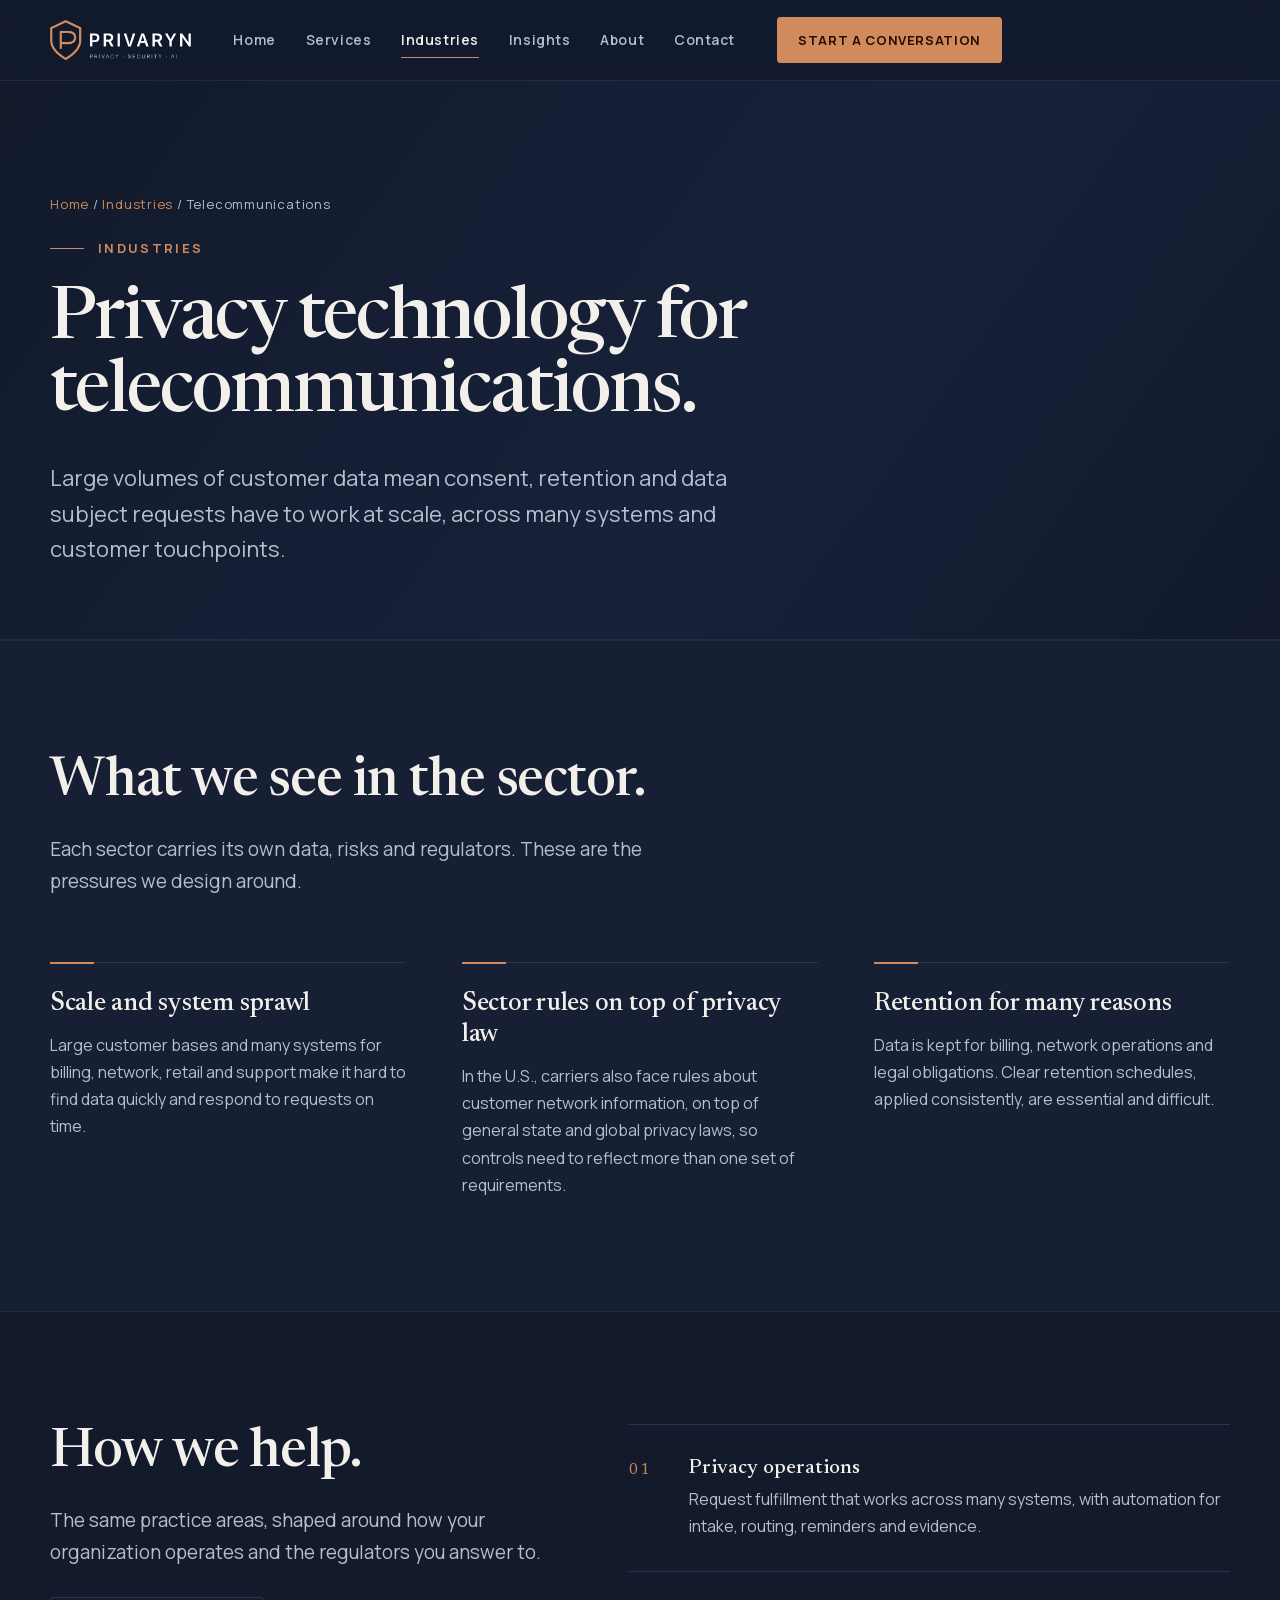
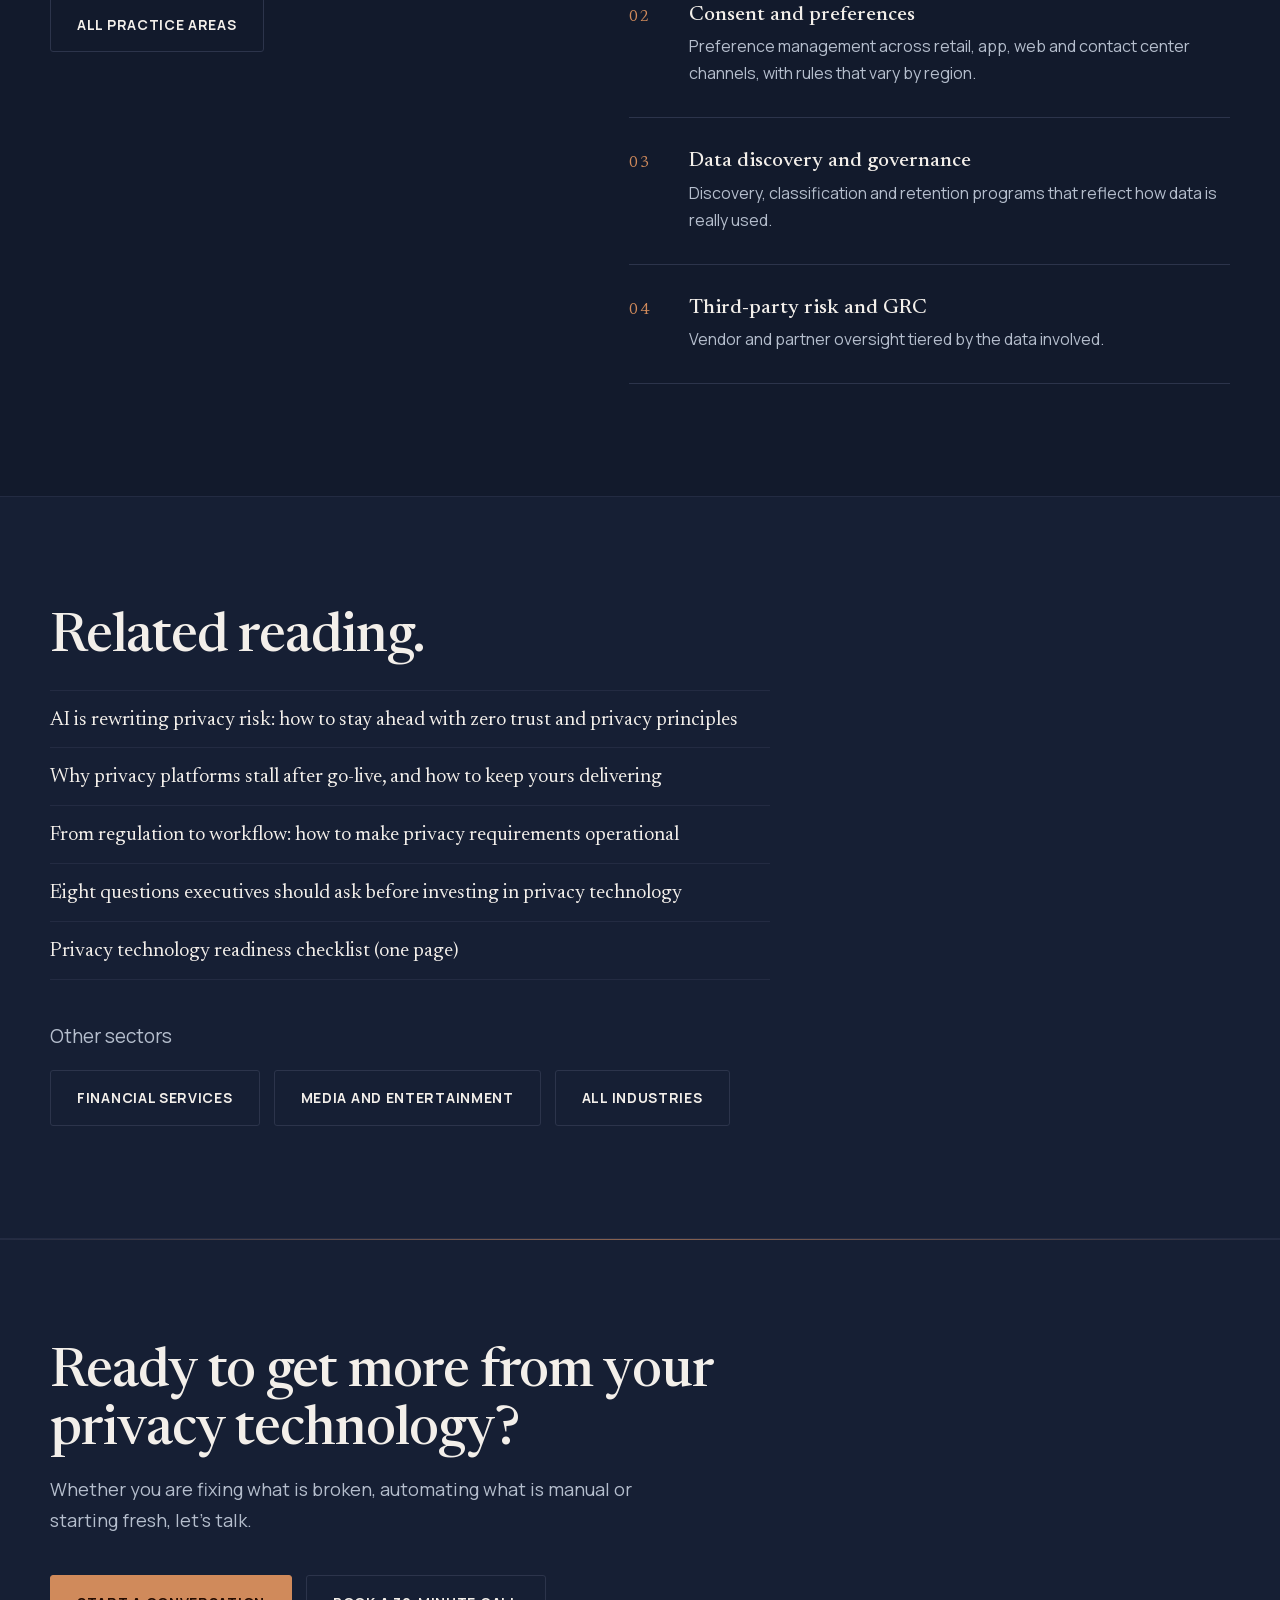
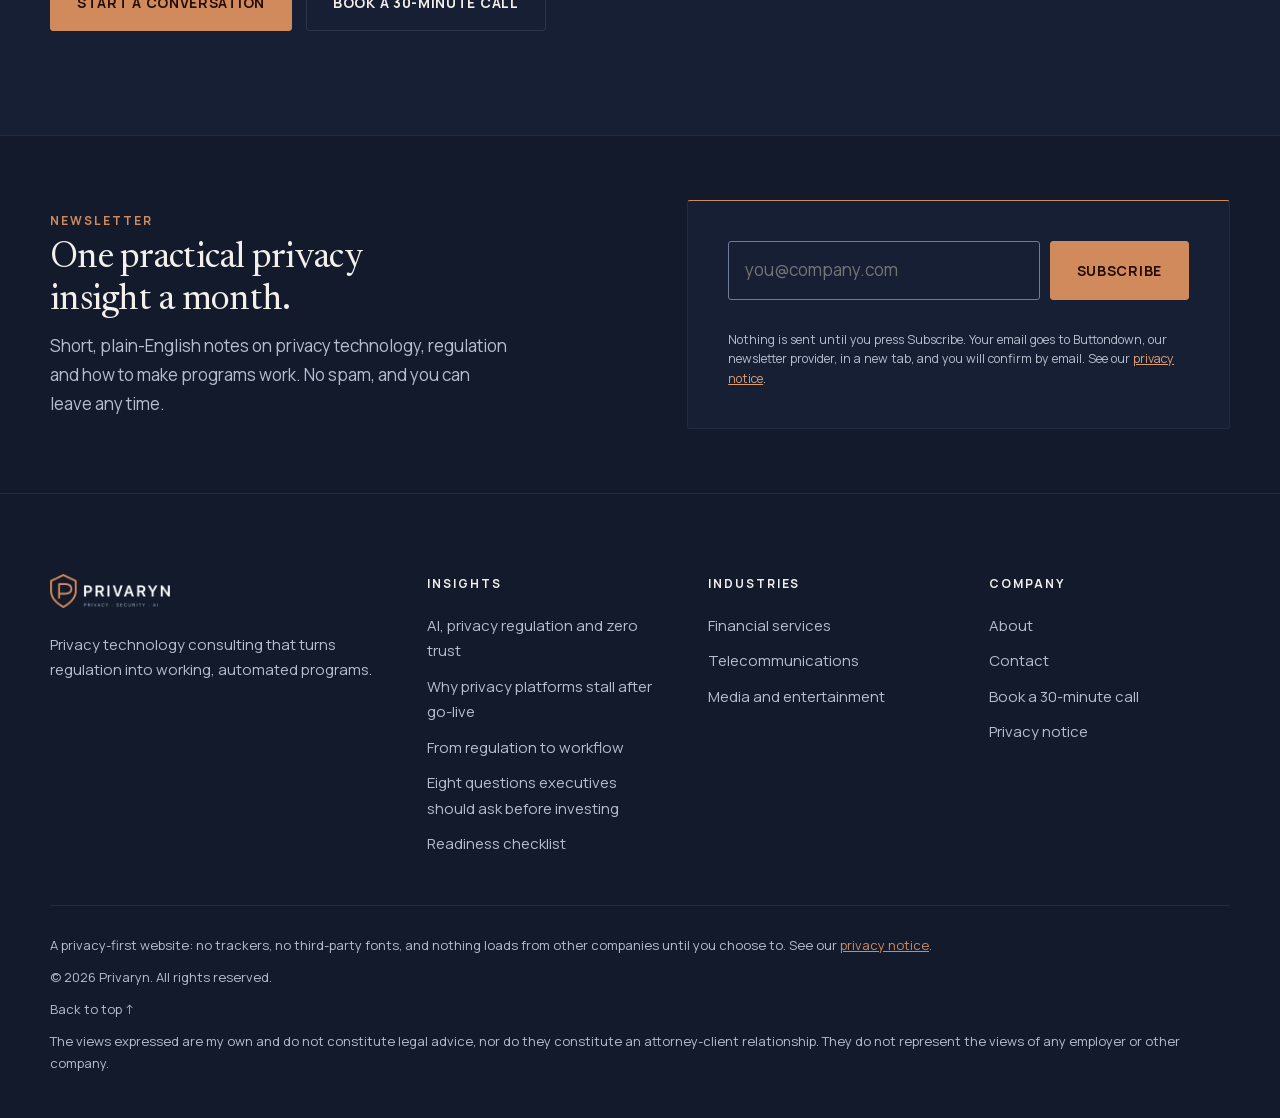
<file: industries/telecommunications/index.html>
<!DOCTYPE html>
<html lang="en">
<head>
<meta charset="utf-8">
<meta name="viewport" content="width=device-width, initial-scale=1, viewport-fit=cover">
<title>Privacy technology for telecommunications | Privaryn</title>
<meta name="description" content="Large volumes of customer data, where consent, retention and data subject requests have to work at scale. How Privaryn designs privacy programs for telecommunications organizations.">
<link rel="canonical" href="https://privarynadvisory.com/industries/telecommunications/">
<meta name="theme-color" content="#121a2c">
<link rel="icon" href="/favicon.svg" type="image/svg+xml">
<link rel="icon" href="/favicon-32.png" sizes="32x32" type="image/png">
<link rel="apple-touch-icon" href="/apple-touch-icon.png">
<meta property="og:type" content="website">
<meta property="og:site_name" content="Privaryn">
<meta property="og:title" content="Privacy technology for telecommunications">
<meta property="og:description" content="Large volumes of customer data, where consent, retention and data subject requests have to work at scale. How Privaryn designs privacy programs for telecommunications organizations.">
<meta property="og:url" content="https://privarynadvisory.com/industries/telecommunications/">
<meta property="og:image" content="https://privarynadvisory.com/og-image.png">
<meta property="og:image:width" content="1200">
<meta property="og:image:height" content="630">
<meta name="twitter:card" content="summary_large_image">
<meta name="twitter:title" content="Privacy technology for telecommunications">
<meta name="twitter:description" content="Large volumes of customer data, where consent, retention and data subject requests have to work at scale. How Privaryn designs privacy programs for telecommunications organizations.">
<meta name="twitter:image" content="https://privarynadvisory.com/og-image.png">
<link rel="preload" href="/fonts/manrope-latin.woff2" as="font" type="font/woff2" crossorigin>
<link rel="preload" href="/fonts/newsreader-latin.woff2" as="font" type="font/woff2" crossorigin>
<script>document.documentElement.classList.add("js")</script>
<link rel="stylesheet" href="/styles.css?v=14aa545e">
<script type="application/ld+json">{"@context": "https://schema.org", "@type": "WebPage", "name": "Privacy technology for telecommunications", "description": "Large volumes of customer data, where consent, retention and data subject requests have to work at scale. How Privaryn designs privacy programs for telecommunications organizations.", "url": "https://privarynadvisory.com/industries/telecommunications/", "publisher": {"@type": "Organization", "name": "Privaryn", "url": "https://privarynadvisory.com/", "logo": {"@type": "ImageObject", "url": "https://privarynadvisory.com/apple-touch-icon.png"}}}</script>
<script type="application/ld+json">{"@context": "https://schema.org", "@type": "BreadcrumbList", "itemListElement": [{"@type": "ListItem", "position": 1, "name": "Home", "item": "https://privarynadvisory.com/"}, {"@type": "ListItem", "position": 2, "name": "Industries", "item": "https://privarynadvisory.com/#industries"}, {"@type": "ListItem", "position": 3, "name": "Telecommunications", "item": "https://privarynadvisory.com/industries/telecommunications/"}]}</script>
</head>
<body>
<a class="skip" href="#main">Skip to main content</a>
<header>
  <div class="wrap nav">
    <a class="brand" href="/" aria-label="Privaryn home"><img src="/logo.png" alt="Privaryn" width="184" height="52"></a>
    <button class="menu-btn" aria-expanded="false" aria-controls="primary" aria-label="Menu"><svg class="ic" viewBox="0 0 24 24" aria-hidden="true"><path d="M4 7h16M4 12h16M4 17h16"/></svg></button>
    <nav id="primary" aria-label="Primary">
      <ul>
        <li><a href="/">Home</a></li>
        <li><a href="/#services">Services</a></li>
        <li><a href="/#industries" aria-current="page">Industries</a></li>
        <li><a href="/insights/">Insights</a></li>
        <li><a href="/#about">About</a></li>
        <li><a href="/#contact">Contact</a></li>
      </ul>
    </nav>
    <a class="btn top" href="/#contact">Start a conversation</a>
  </div>
</header>

<main id="main">
  <div class="page-head"><div class="wrap">
    <p class="crumbs"><a href="/">Home</a> / <a href="/#industries">Industries</a> / Telecommunications</p>
    <p class="eyebrow">Industries</p>
    <h1>Privacy technology for telecommunications.</h1>
    <p class="lead">Large volumes of customer data mean consent, retention and data subject requests have to work at scale, across many systems and customer touchpoints.</p>
  </div></div>
  <section class="alt"><div class="wrap">
    <h2>What we see in the sector.</h2>
    <p class="sub">Each sector carries its own data, risks and regulators. These are the pressures we design around.</p>
    <div class="cols"><div><h3>Scale and system sprawl</h3><p>Large customer bases and many systems for billing, network, retail and support make it hard to find data quickly and respond to requests on time.</p></div><div><h3>Sector rules on top of privacy law</h3><p>In the U.S., carriers also face rules about customer network information, on top of general state and global privacy laws, so controls need to reflect more than one set of requirements.</p></div><div><h3>Retention for many reasons</h3><p>Data is kept for billing, network operations and legal obligations. Clear retention schedules, applied consistently, are essential and difficult.</p></div></div>
  </div></section>
  <section><div class="wrap journey">
    <div>
      <h2>How we help.</h2>
      <p class="sub" style="margin-bottom:28px">The same practice areas, shaped around how your organization operates and the regulators you answer to.</p>
      <a class="btn ghost" href="/#services">All practice areas</a>
    </div>
    <div class="list rows"><div><p><strong>Privacy operations</strong>Request fulfillment that works across many systems, with automation for intake, routing, reminders and evidence.</p></div><div><p><strong>Consent and preferences</strong>Preference management across retail, app, web and contact center channels, with rules that vary by region.</p></div><div><p><strong>Data discovery and governance</strong>Discovery, classification and retention programs that reflect how data is really used.</p></div><div><p><strong>Third-party risk and GRC</strong>Vendor and partner oversight tiered by the data involved.</p></div></div>
  </div></section>
  <section class="alt"><div class="wrap">
    <h2>Related reading.</h2>
    <ul class="keep" style="max-width:720px"><li><a href="/insights/ai-privacy-regulation-zero-trust/">AI is rewriting privacy risk: how to stay ahead with zero trust and privacy principles</a></li><li><a href="/insights/why-privacy-platforms-stall-after-go-live/">Why privacy platforms stall after go-live, and how to keep yours delivering</a></li><li><a href="/insights/turning-privacy-regulation-into-workflows/">From regulation to workflow: how to make privacy requirements operational</a></li><li><a href="/insights/questions-executives-should-ask-before-investing-in-privacy-technology/">Eight questions executives should ask before investing in privacy technology</a></li><li><a href="/resources/privacy-technology-readiness-checklist/">Privacy technology readiness checklist (one page)</a></li></ul>
    <p class="sub" style="margin:40px 0 18px">Other sectors</p>
    <div class="actions"><a class="btn ghost" href="/industries/financial-services/">Financial services</a><a class="btn ghost" href="/industries/media-entertainment/">Media and entertainment</a><a class="btn ghost" href="/#industries">All industries</a></div>
  </div></section>
</main>
<div class="cta">
  <div class="wrap">
    <div><h2>Ready to get more from your privacy technology?</h2><p>Whether you are fixing what is broken, automating what is manual or starting fresh, let's talk.</p></div>
    <div class="actions"><a class="btn dark" href="/#contact">Start a conversation</a><a class="btn ghost" href="https://calendly.com/sareen-dev/30min" target="_blank" rel="noopener noreferrer" aria-label="Book a 30-minute call (opens Calendly in a new tab)">Book a 30-minute call</a></div>
  </div>
</div>
<section class="nl" aria-labelledby="nl-h">
  <div class="wrap">
    <div class="nl-copy"><p class="kicker">Newsletter</p><h2 id="nl-h">One practical privacy insight a month.</h2><p>Short, plain-English notes on privacy technology, regulation and how to make programs work. No spam, and you can leave any time.</p></div>
    <form class="nl-form" action="https://buttondown.com/api/emails/embed-subscribe/privaryn" method="post" target="_blank">
      <label for="nl-email" class="sr-only">Email address</label>
      <div class="nl-row"><input id="nl-email" type="email" name="email" placeholder="you@company.com" autocomplete="email" required><button class="btn" type="submit">Subscribe</button></div>
      <input type="hidden" value="1" name="embed">
      <p class="nl-note">Nothing is sent until you press Subscribe. Your email goes to Buttondown, our newsletter provider, in a new tab, and you will confirm by email. See our <a href="/#privacy">privacy notice</a>.</p>
    </form>
  </div>
</section>
<footer>
  <div class="wrap">
    <div class="f-top">
      <div><img src="/logo.png" alt="Privaryn" width="120" height="34"><p>Privacy technology consulting that turns regulation into working, automated programs.</p></div>
      <div><p class="fh">Insights</p><ul><li><a href="/insights/ai-privacy-regulation-zero-trust/">AI, privacy regulation and zero trust</a></li><li><a href="/insights/why-privacy-platforms-stall-after-go-live/">Why privacy platforms stall after go-live</a></li><li><a href="/insights/turning-privacy-regulation-into-workflows/">From regulation to workflow</a></li><li><a href="/insights/questions-executives-should-ask-before-investing-in-privacy-technology/">Eight questions executives should ask before investing</a></li><li><a href="/resources/privacy-technology-readiness-checklist/">Readiness checklist</a></li></ul></div>
      <div><p class="fh">Industries</p><ul><li><a href="/industries/financial-services/">Financial services</a></li><li><a href="/industries/telecommunications/">Telecommunications</a></li><li><a href="/industries/media-entertainment/">Media and entertainment</a></li></ul></div>
      <div><p class="fh">Company</p><ul><li><a href="/#about">About</a></li><li><a href="/#contact">Contact</a></li><li><a href="https://calendly.com/sareen-dev/30min" target="_blank" rel="noopener noreferrer" aria-label="Book a 30-minute call (opens Calendly in a new tab)">Book a 30-minute call</a></li><li><a href="/#privacy">Privacy notice</a></li></ul></div>
    </div>
    <div class="f-bot">
      <p class="pf">A privacy-first website: no trackers, no third-party fonts, and nothing loads from other companies until you choose to. See our <a href="/#privacy">privacy notice</a>.</p>
      <p>&copy; 2026 Privaryn. All rights reserved.</p>
      <p><button type="button" class="linkbtn" onclick="window.scrollTo(0,0)">Back to top &uarr;</button></p>
      <p>The views expressed are my own and do not constitute legal advice, nor do they constitute an attorney-client relationship. They do not represent the views of any employer or other company.</p>
    </div>
  </div>
</footer>
<script>
(function(){var mb=document.querySelector(".menu-btn"),nav=document.getElementById("primary");if(mb&&nav)mb.addEventListener("click",function(){var o=nav.classList.toggle("open");mb.setAttribute("aria-expanded",o?"true":"false");});
if(!("IntersectionObserver" in window)||window.matchMedia("(prefers-reduced-motion: reduce)").matches)return;
var els=document.querySelectorAll(".cols>div,.list>div,.takeaways,.ins-item,.prose h2");
var io=new IntersectionObserver(function(es){es.forEach(function(e){if(e.isIntersecting){e.target.classList.add("in");io.unobserve(e.target);}});},{threshold:.1,rootMargin:"0px 0px -5% 0px"});
els.forEach(function(el){el.classList.add("rv");io.observe(el);});})();
</script>
</body>
</html>
</file>
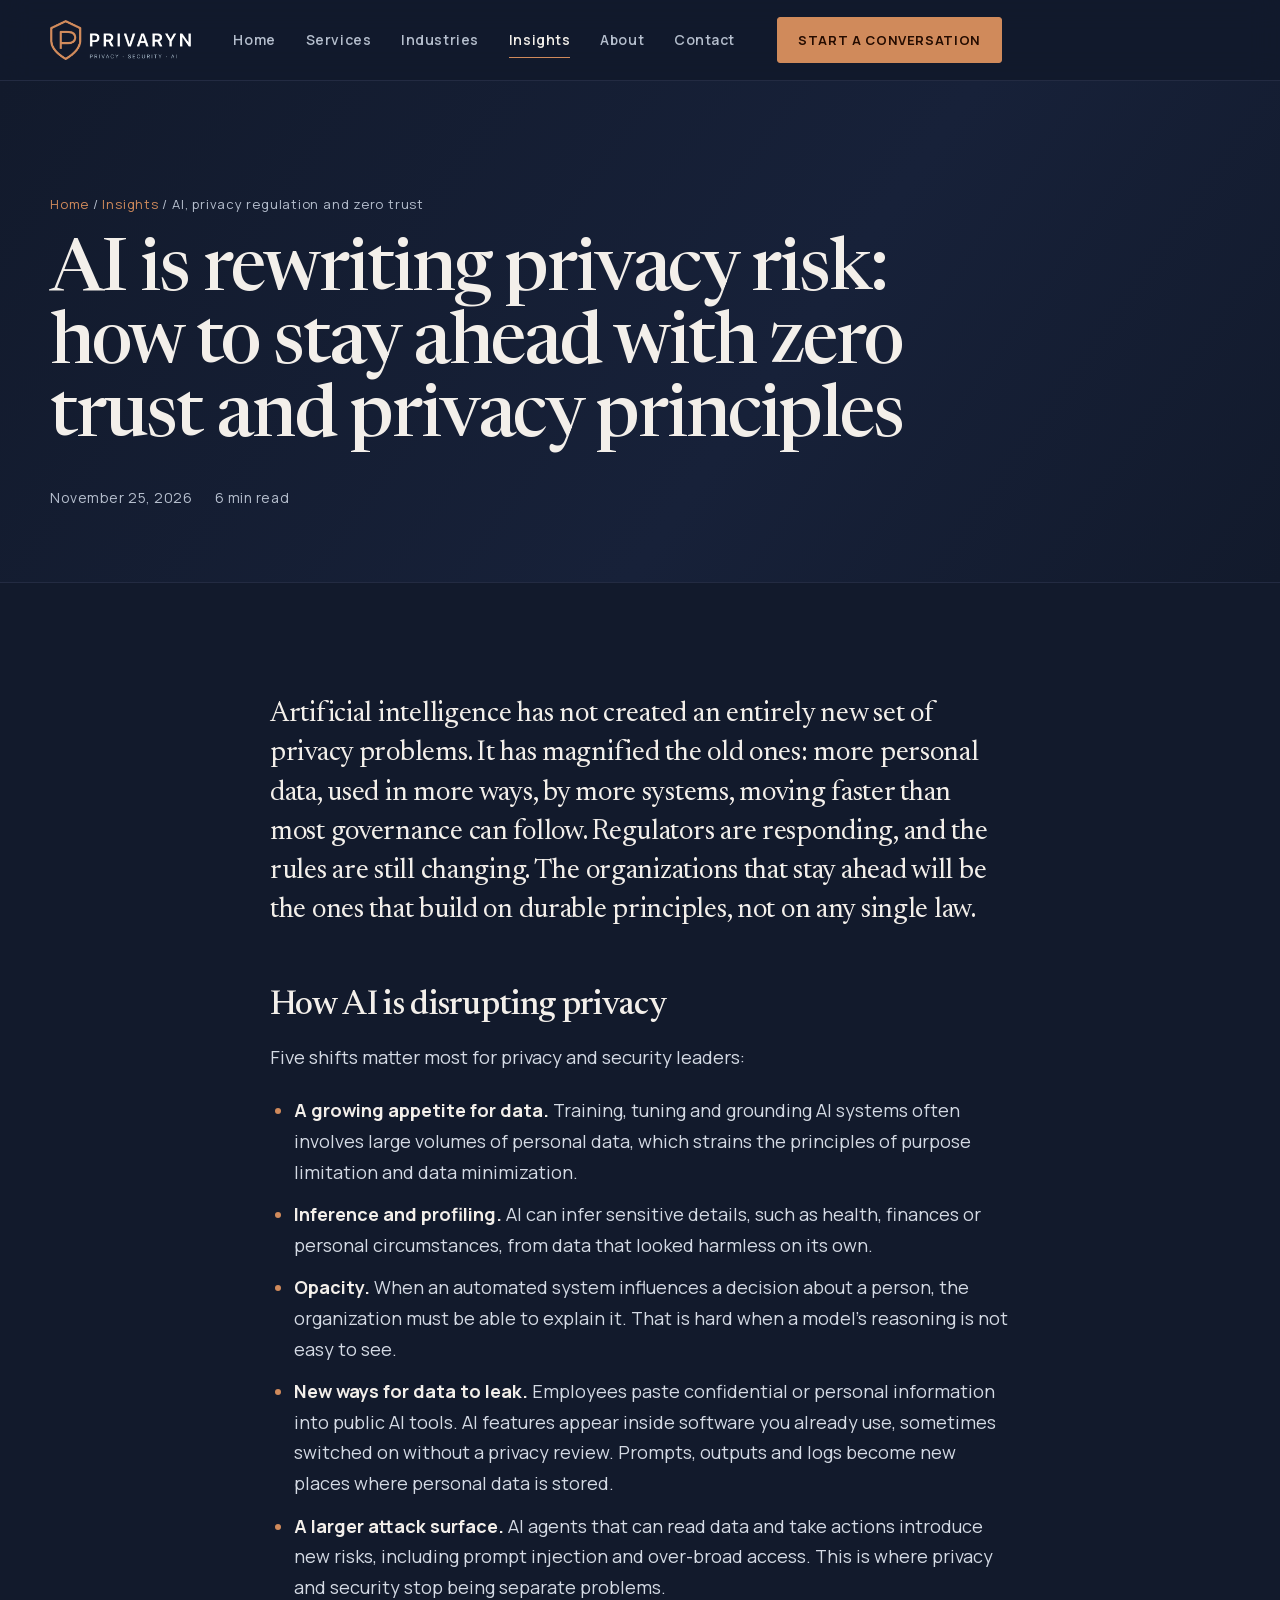
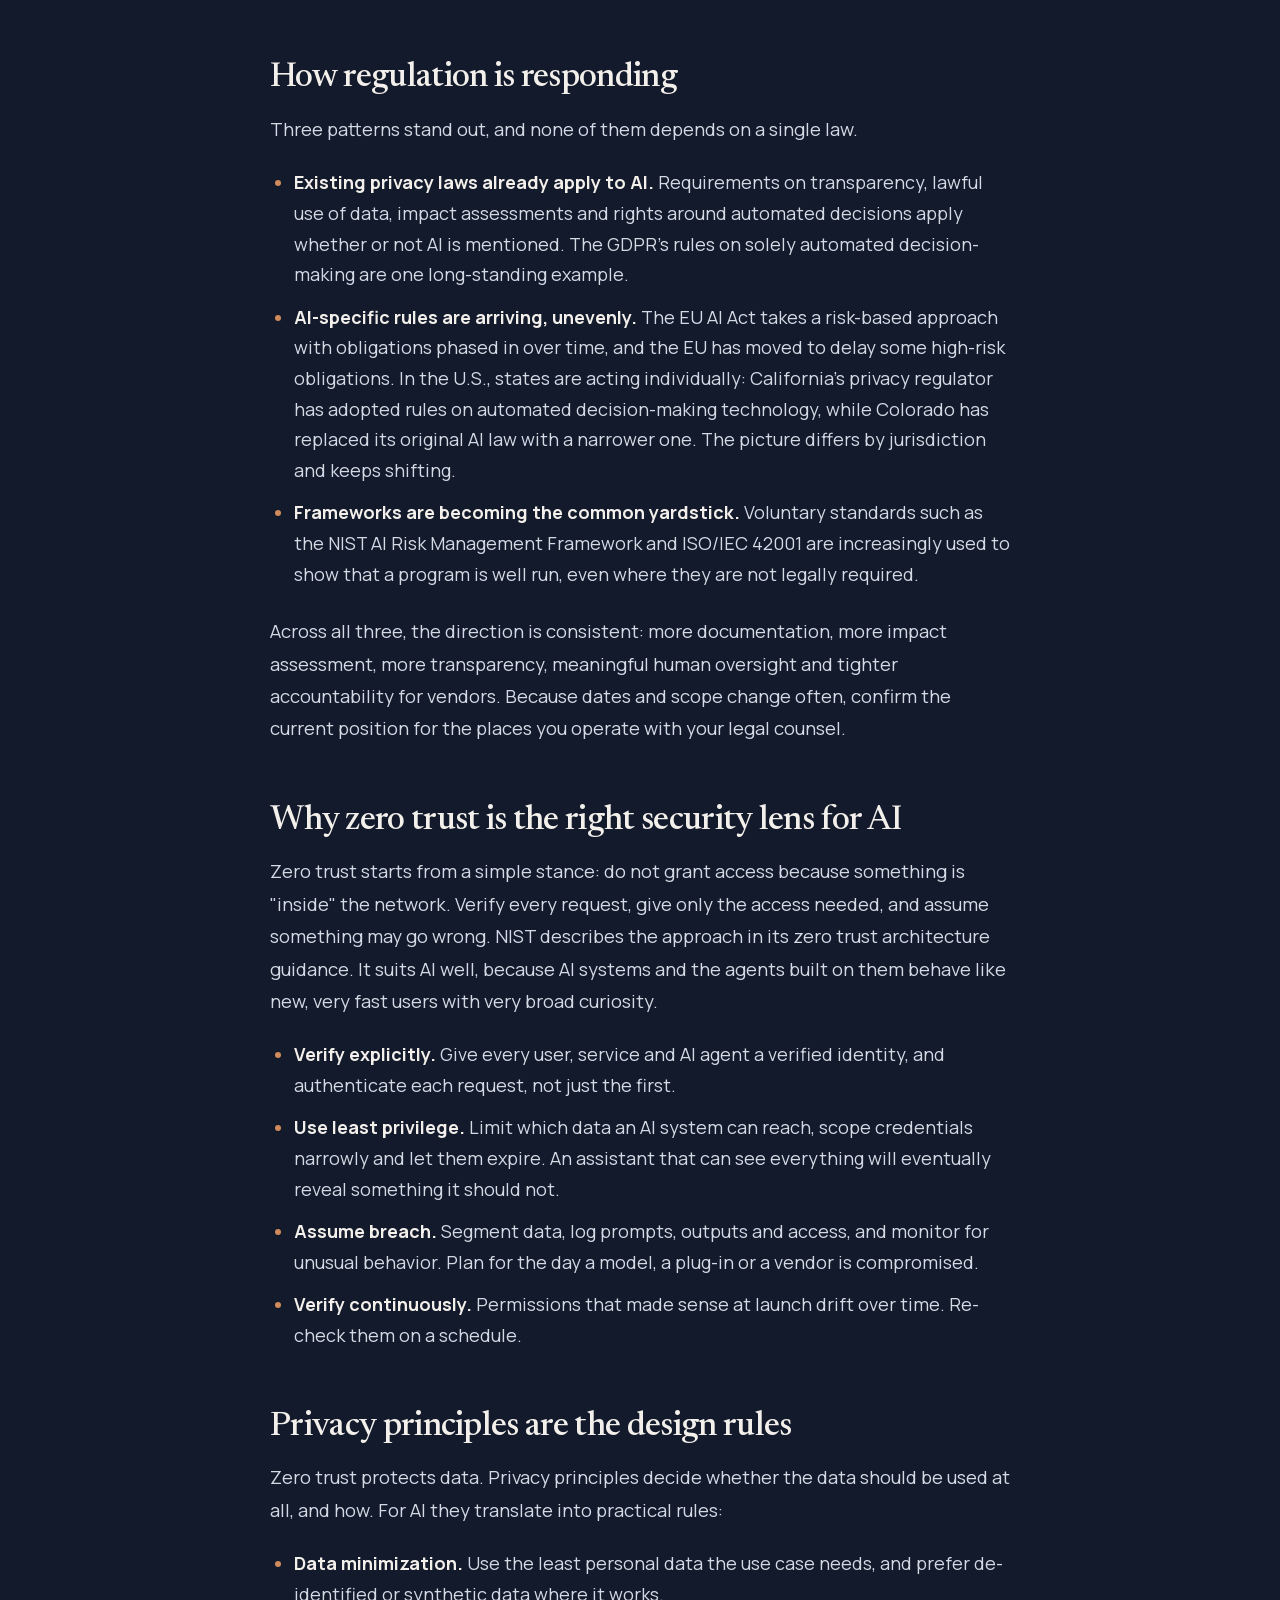
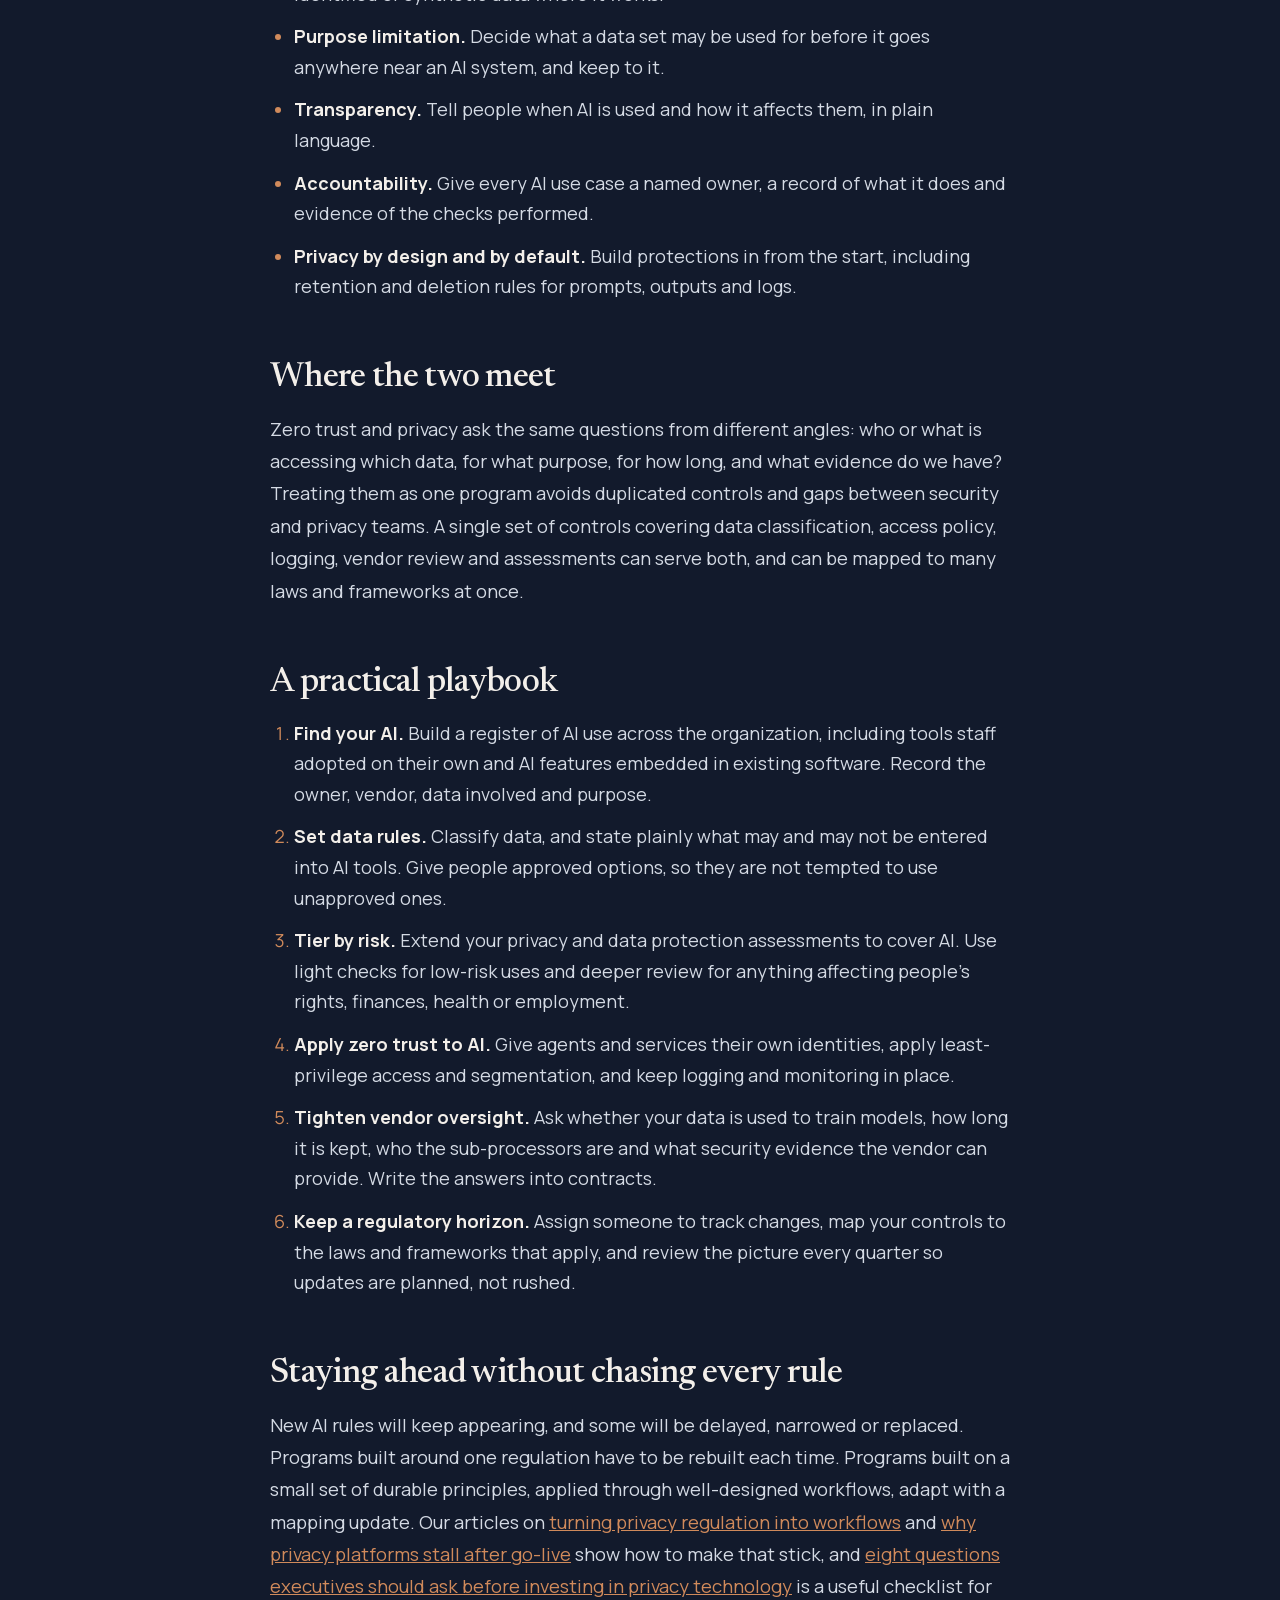
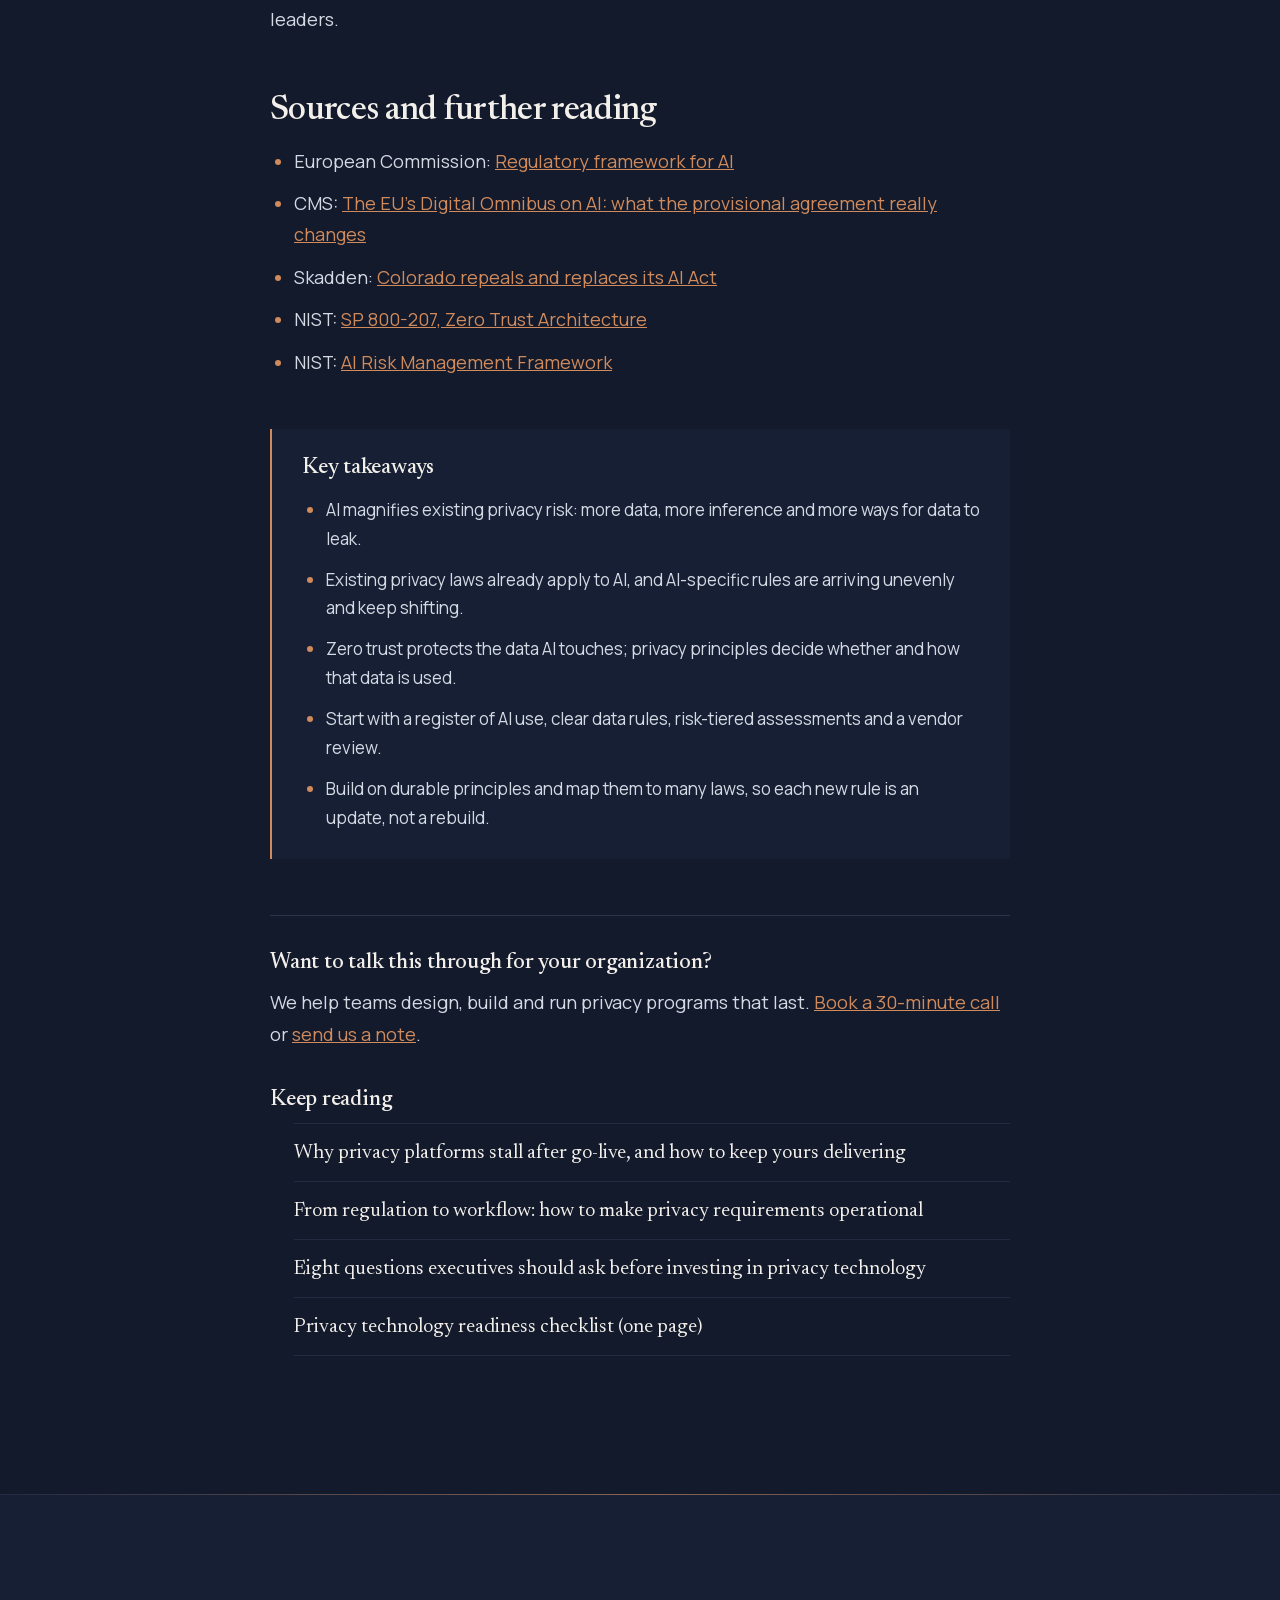
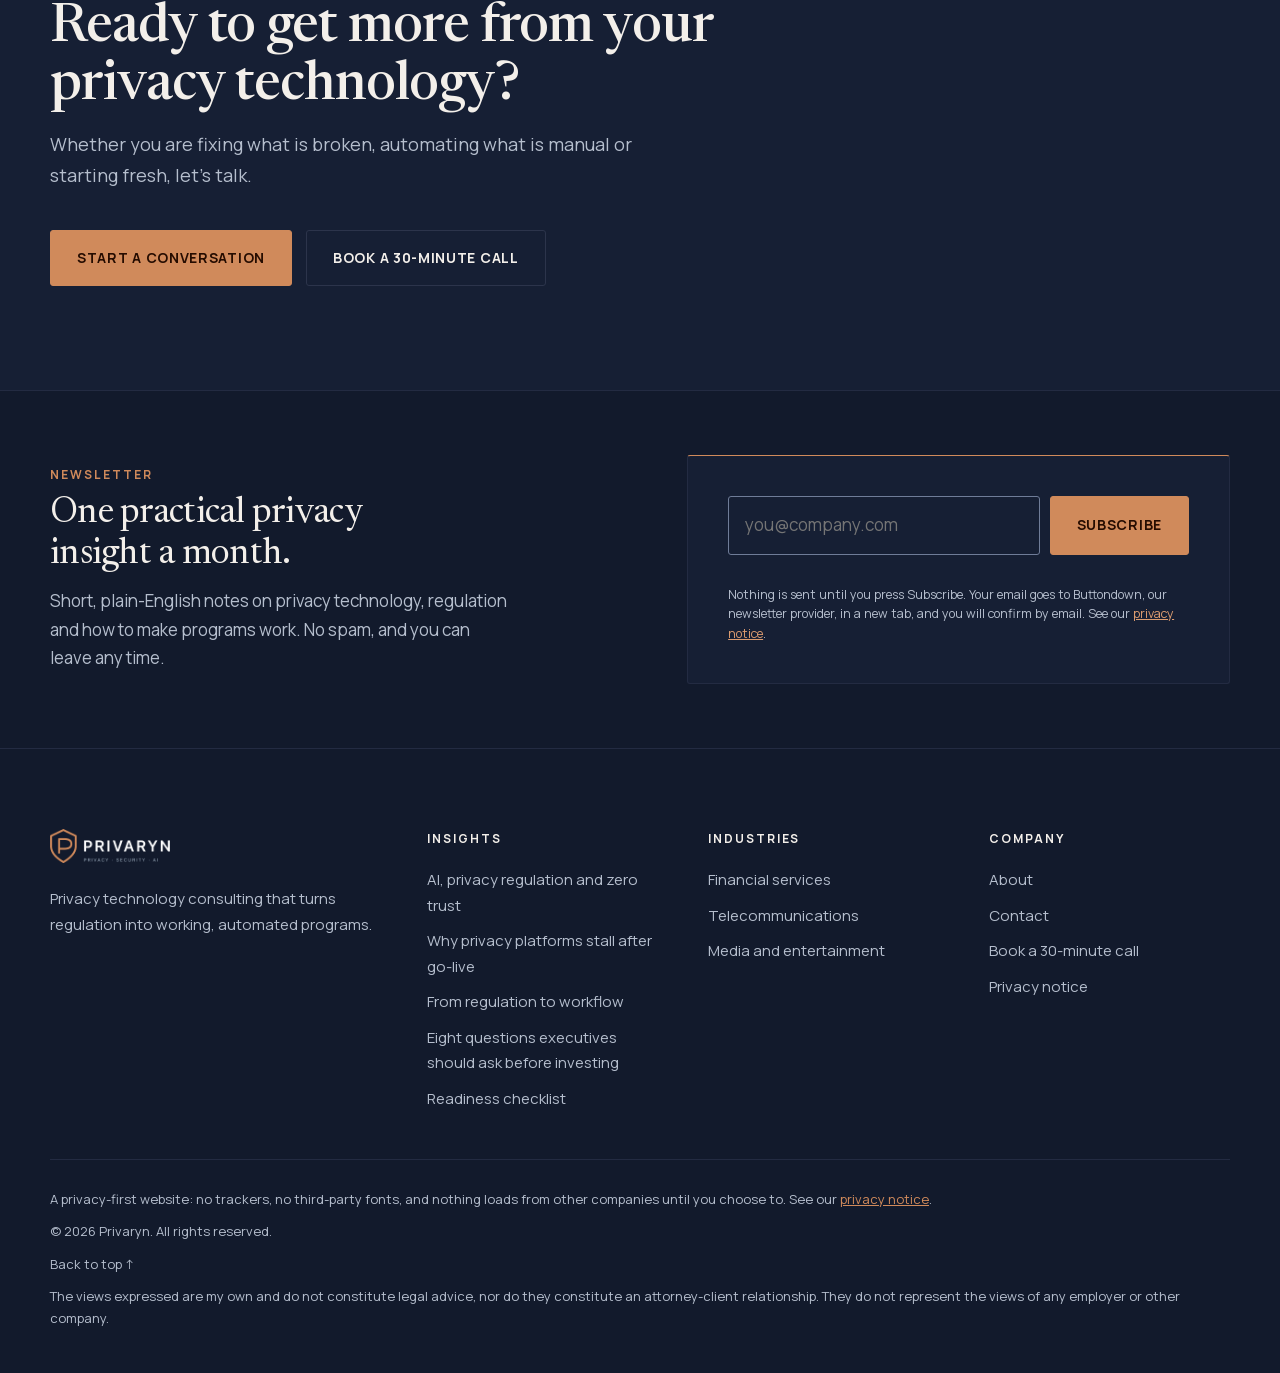
<file: insights/ai-privacy-regulation-zero-trust/index.html>
<!DOCTYPE html>
<html lang="en">
<head>
<meta charset="utf-8">
<meta name="viewport" content="width=device-width, initial-scale=1, viewport-fit=cover">
<title>AI is rewriting privacy risk: how to stay ahead with zero trust and privacy principles | Privaryn</title>
<meta name="description" content="AI is changing how personal data is used and how regulators respond. How organizations can stay ahead of shifting rules and keep trust, using zero trust and core privacy principles.">
<link rel="canonical" href="https://privarynadvisory.com/insights/ai-privacy-regulation-zero-trust/">
<meta name="theme-color" content="#121a2c">
<link rel="icon" href="/favicon.svg" type="image/svg+xml">
<link rel="icon" href="/favicon-32.png" sizes="32x32" type="image/png">
<link rel="apple-touch-icon" href="/apple-touch-icon.png">
<meta property="og:type" content="article">
<meta property="og:site_name" content="Privaryn">
<meta property="og:title" content="AI is rewriting privacy risk: how to stay ahead with zero trust and privacy principles">
<meta property="og:description" content="AI is changing how personal data is used and how regulators respond. How organizations can stay ahead of shifting rules and keep trust, using zero trust and core privacy principles.">
<meta property="og:url" content="https://privarynadvisory.com/insights/ai-privacy-regulation-zero-trust/">
<meta property="og:image" content="https://privarynadvisory.com/og-image.png">
<meta property="og:image:width" content="1200">
<meta property="og:image:height" content="630">
<meta name="twitter:card" content="summary_large_image">
<meta name="twitter:title" content="AI is rewriting privacy risk: how to stay ahead with zero trust and privacy principles">
<meta name="twitter:description" content="AI is changing how personal data is used and how regulators respond. How organizations can stay ahead of shifting rules and keep trust, using zero trust and core privacy principles.">
<meta name="twitter:image" content="https://privarynadvisory.com/og-image.png">
<link rel="preload" href="/fonts/manrope-latin.woff2" as="font" type="font/woff2" crossorigin>
<link rel="preload" href="/fonts/newsreader-latin.woff2" as="font" type="font/woff2" crossorigin>
<script>document.documentElement.classList.add("js")</script>
<link rel="stylesheet" href="/styles.css?v=14aa545e">
<script type="application/ld+json">{"@context": "https://schema.org", "@type": "Article", "headline": "AI is rewriting privacy risk: how to stay ahead with zero trust and privacy principles", "description": "AI is changing how personal data is used and how regulators respond. How organizations can stay ahead of shifting rules and keep trust, using zero trust and core privacy principles.", "datePublished": "2026-11-25", "dateModified": "2026-11-25", "image": "https://privarynadvisory.com/og-image.png", "mainEntityOfPage": "https://privarynadvisory.com/insights/ai-privacy-regulation-zero-trust/", "author": {"@type": "Organization", "name": "Privaryn", "url": "https://privarynadvisory.com/"}, "publisher": {"@type": "Organization", "name": "Privaryn", "url": "https://privarynadvisory.com/", "logo": {"@type": "ImageObject", "url": "https://privarynadvisory.com/apple-touch-icon.png"}}}</script>
<script type="application/ld+json">{"@context": "https://schema.org", "@type": "BreadcrumbList", "itemListElement": [{"@type": "ListItem", "position": 1, "name": "Home", "item": "https://privarynadvisory.com/"}, {"@type": "ListItem", "position": 2, "name": "Insights", "item": "https://privarynadvisory.com/insights/"}, {"@type": "ListItem", "position": 3, "name": "AI, privacy regulation and zero trust", "item": "https://privarynadvisory.com/insights/ai-privacy-regulation-zero-trust/"}]}</script>
</head>
<body>
<a class="skip" href="#main">Skip to main content</a>
<header>
  <div class="wrap nav">
    <a class="brand" href="/" aria-label="Privaryn home"><img src="/logo.png" alt="Privaryn" width="184" height="52"></a>
    <button class="menu-btn" aria-expanded="false" aria-controls="primary" aria-label="Menu"><svg class="ic" viewBox="0 0 24 24" aria-hidden="true"><path d="M4 7h16M4 12h16M4 17h16"/></svg></button>
    <nav id="primary" aria-label="Primary">
      <ul>
        <li><a href="/">Home</a></li>
        <li><a href="/#services">Services</a></li>
        <li><a href="/#industries">Industries</a></li>
        <li><a href="/insights/" aria-current="page">Insights</a></li>
        <li><a href="/#about">About</a></li>
        <li><a href="/#contact">Contact</a></li>
      </ul>
    </nav>
    <a class="btn top" href="/#contact">Start a conversation</a>
  </div>
</header>

<main id="main">
  <div class="page-head article-head"><div class="wrap">
    <p class="crumbs"><a href="/">Home</a> / <a href="/insights/">Insights</a> / AI, privacy regulation and zero trust</p>
    <h1>AI is rewriting privacy risk: how to stay ahead with zero trust and privacy principles</h1>
    <p class="a-meta"><span>November 25, 2026</span><span>6 min read</span></p>
  </div></div>
  <section><div class="wrap"><article class="prose">

<p class="lede">Artificial intelligence has not created an entirely new set of privacy problems. It has magnified the old ones: more personal data, used in more ways, by more systems, moving faster than most governance can follow. Regulators are responding, and the rules are still changing. The organizations that stay ahead will be the ones that build on durable principles, not on any single law.</p>

<h2>How AI is disrupting privacy</h2>
<p>Five shifts matter most for privacy and security leaders:</p>
<ul>
<li><strong>A growing appetite for data.</strong> Training, tuning and grounding AI systems often involves large volumes of personal data, which strains the principles of purpose limitation and data minimization.</li>
<li><strong>Inference and profiling.</strong> AI can infer sensitive details, such as health, finances or personal circumstances, from data that looked harmless on its own.</li>
<li><strong>Opacity.</strong> When an automated system influences a decision about a person, the organization must be able to explain it. That is hard when a model's reasoning is not easy to see.</li>
<li><strong>New ways for data to leak.</strong> Employees paste confidential or personal information into public AI tools. AI features appear inside software you already use, sometimes switched on without a privacy review. Prompts, outputs and logs become new places where personal data is stored.</li>
<li><strong>A larger attack surface.</strong> AI agents that can read data and take actions introduce new risks, including prompt injection and over-broad access. This is where privacy and security stop being separate problems.</li>
</ul>

<h2>How regulation is responding</h2>
<p>Three patterns stand out, and none of them depends on a single law.</p>
<ul>
<li><strong>Existing privacy laws already apply to AI.</strong> Requirements on transparency, lawful use of data, impact assessments and rights around automated decisions apply whether or not AI is mentioned. The GDPR's rules on solely automated decision-making are one long-standing example.</li>
<li><strong>AI-specific rules are arriving, unevenly.</strong> The EU AI Act takes a risk-based approach with obligations phased in over time, and the EU has moved to delay some high-risk obligations. In the U.S., states are acting individually: California's privacy regulator has adopted rules on automated decision-making technology, while Colorado has replaced its original AI law with a narrower one. The picture differs by jurisdiction and keeps shifting.</li>
<li><strong>Frameworks are becoming the common yardstick.</strong> Voluntary standards such as the NIST AI Risk Management Framework and ISO/IEC 42001 are increasingly used to show that a program is well run, even where they are not legally required.</li>
</ul>
<p>Across all three, the direction is consistent: more documentation, more impact assessment, more transparency, meaningful human oversight and tighter accountability for vendors. Because dates and scope change often, confirm the current position for the places you operate with your legal counsel.</p>

<h2>Why zero trust is the right security lens for AI</h2>
<p>Zero trust starts from a simple stance: do not grant access because something is "inside" the network. Verify every request, give only the access needed, and assume something may go wrong. NIST describes the approach in its zero trust architecture guidance. It suits AI well, because AI systems and the agents built on them behave like new, very fast users with very broad curiosity.</p>
<ul>
<li><strong>Verify explicitly.</strong> Give every user, service and AI agent a verified identity, and authenticate each request, not just the first.</li>
<li><strong>Use least privilege.</strong> Limit which data an AI system can reach, scope credentials narrowly and let them expire. An assistant that can see everything will eventually reveal something it should not.</li>
<li><strong>Assume breach.</strong> Segment data, log prompts, outputs and access, and monitor for unusual behavior. Plan for the day a model, a plug-in or a vendor is compromised.</li>
<li><strong>Verify continuously.</strong> Permissions that made sense at launch drift over time. Re-check them on a schedule.</li>
</ul>

<h2>Privacy principles are the design rules</h2>
<p>Zero trust protects data. Privacy principles decide whether the data should be used at all, and how. For AI they translate into practical rules:</p>
<ul>
<li><strong>Data minimization.</strong> Use the least personal data the use case needs, and prefer de-identified or synthetic data where it works.</li>
<li><strong>Purpose limitation.</strong> Decide what a data set may be used for before it goes anywhere near an AI system, and keep to it.</li>
<li><strong>Transparency.</strong> Tell people when AI is used and how it affects them, in plain language.</li>
<li><strong>Accountability.</strong> Give every AI use case a named owner, a record of what it does and evidence of the checks performed.</li>
<li><strong>Privacy by design and by default.</strong> Build protections in from the start, including retention and deletion rules for prompts, outputs and logs.</li>
</ul>

<h2>Where the two meet</h2>
<p>Zero trust and privacy ask the same questions from different angles: who or what is accessing which data, for what purpose, for how long, and what evidence do we have? Treating them as one program avoids duplicated controls and gaps between security and privacy teams. A single set of controls covering data classification, access policy, logging, vendor review and assessments can serve both, and can be mapped to many laws and frameworks at once.</p>

<h2>A practical playbook</h2>
<ol>
<li><strong>Find your AI.</strong> Build a register of AI use across the organization, including tools staff adopted on their own and AI features embedded in existing software. Record the owner, vendor, data involved and purpose.</li>
<li><strong>Set data rules.</strong> Classify data, and state plainly what may and may not be entered into AI tools. Give people approved options, so they are not tempted to use unapproved ones.</li>
<li><strong>Tier by risk.</strong> Extend your privacy and data protection assessments to cover AI. Use light checks for low-risk uses and deeper review for anything affecting people's rights, finances, health or employment.</li>
<li><strong>Apply zero trust to AI.</strong> Give agents and services their own identities, apply least-privilege access and segmentation, and keep logging and monitoring in place.</li>
<li><strong>Tighten vendor oversight.</strong> Ask whether your data is used to train models, how long it is kept, who the sub-processors are and what security evidence the vendor can provide. Write the answers into contracts.</li>
<li><strong>Keep a regulatory horizon.</strong> Assign someone to track changes, map your controls to the laws and frameworks that apply, and review the picture every quarter so updates are planned, not rushed.</li>
</ol>

<h2>Staying ahead without chasing every rule</h2>
<p>New AI rules will keep appearing, and some will be delayed, narrowed or replaced. Programs built around one regulation have to be rebuilt each time. Programs built on a small set of durable principles, applied through well-designed workflows, adapt with a mapping update. Our articles on <a href="/insights/turning-privacy-regulation-into-workflows/">turning privacy regulation into workflows</a> and <a href="/insights/why-privacy-platforms-stall-after-go-live/">why privacy platforms stall after go-live</a> show how to make that stick, and <a href="/insights/questions-executives-should-ask-before-investing-in-privacy-technology/">eight questions executives should ask before investing in privacy technology</a> is a useful checklist for leaders.</p>

<h2>Sources and further reading</h2>
<ul>
<li>European Commission: <a href="https://digital-strategy.ec.europa.eu/en/policies/regulatory-framework-ai" target="_blank" rel="noopener noreferrer">Regulatory framework for AI</a></li>
<li>CMS: <a href="https://cms.law/en/gbr/publication/the-eu-s-digital-omnibus-on-ai-what-the-provisional-agreement-really-changes" target="_blank" rel="noopener noreferrer">The EU's Digital Omnibus on AI: what the provisional agreement really changes</a></li>
<li>Skadden: <a href="https://www.skadden.com/insights/publications/2026/06/colorado-repeals-and-replaces-its-ai-act" target="_blank" rel="noopener noreferrer">Colorado repeals and replaces its AI Act</a></li>
<li>NIST: <a href="https://csrc.nist.gov/pubs/sp/800/207/final" target="_blank" rel="noopener noreferrer">SP 800-207, Zero Trust Architecture</a></li>
<li>NIST: <a href="https://www.nist.gov/itl/ai-risk-management-framework" target="_blank" rel="noopener noreferrer">AI Risk Management Framework</a></li>
</ul>

<div class="takeaways"><h3>Key takeaways</h3><ul><li>AI magnifies existing privacy risk: more data, more inference and more ways for data to leak.</li><li>Existing privacy laws already apply to AI, and AI-specific rules are arriving unevenly and keep shifting.</li><li>Zero trust protects the data AI touches; privacy principles decide whether and how that data is used.</li><li>Start with a register of AI use, clear data rules, risk-tiered assessments and a vendor review.</li><li>Build on durable principles and map them to many laws, so each new rule is an update, not a rebuild.</li></ul></div>
<div class="a-cta">
  <h3>Want to talk this through for your organization?</h3>
  <p>We help teams design, build and run privacy programs that last. <a href="https://calendly.com/sareen-dev/30min" target="_blank" rel="noopener noreferrer" aria-label="Book a 30-minute call (opens Calendly in a new tab)">Book a 30-minute call</a> or <a href="/#contact">send us a note</a>.</p>
</div>
<h3>Keep reading</h3>
<ul class="keep"><li><a href="/insights/why-privacy-platforms-stall-after-go-live/">Why privacy platforms stall after go-live, and how to keep yours delivering</a></li><li><a href="/insights/turning-privacy-regulation-into-workflows/">From regulation to workflow: how to make privacy requirements operational</a></li><li><a href="/insights/questions-executives-should-ask-before-investing-in-privacy-technology/">Eight questions executives should ask before investing in privacy technology</a></li><li><a href="/resources/privacy-technology-readiness-checklist/">Privacy technology readiness checklist (one page)</a></li></ul>
  </article></div></section>
</main>
<div class="cta">
  <div class="wrap">
    <div><h2>Ready to get more from your privacy technology?</h2><p>Whether you are fixing what is broken, automating what is manual or starting fresh, let's talk.</p></div>
    <div class="actions"><a class="btn dark" href="/#contact">Start a conversation</a><a class="btn ghost" href="https://calendly.com/sareen-dev/30min" target="_blank" rel="noopener noreferrer" aria-label="Book a 30-minute call (opens Calendly in a new tab)">Book a 30-minute call</a></div>
  </div>
</div>
<section class="nl" aria-labelledby="nl-h">
  <div class="wrap">
    <div class="nl-copy"><p class="kicker">Newsletter</p><h2 id="nl-h">One practical privacy insight a month.</h2><p>Short, plain-English notes on privacy technology, regulation and how to make programs work. No spam, and you can leave any time.</p></div>
    <form class="nl-form" action="https://buttondown.com/api/emails/embed-subscribe/privaryn" method="post" target="_blank">
      <label for="nl-email" class="sr-only">Email address</label>
      <div class="nl-row"><input id="nl-email" type="email" name="email" placeholder="you@company.com" autocomplete="email" required><button class="btn" type="submit">Subscribe</button></div>
      <input type="hidden" value="1" name="embed">
      <p class="nl-note">Nothing is sent until you press Subscribe. Your email goes to Buttondown, our newsletter provider, in a new tab, and you will confirm by email. See our <a href="/#privacy">privacy notice</a>.</p>
    </form>
  </div>
</section>
<footer>
  <div class="wrap">
    <div class="f-top">
      <div><img src="/logo.png" alt="Privaryn" width="120" height="34"><p>Privacy technology consulting that turns regulation into working, automated programs.</p></div>
      <div><p class="fh">Insights</p><ul><li><a href="/insights/ai-privacy-regulation-zero-trust/">AI, privacy regulation and zero trust</a></li><li><a href="/insights/why-privacy-platforms-stall-after-go-live/">Why privacy platforms stall after go-live</a></li><li><a href="/insights/turning-privacy-regulation-into-workflows/">From regulation to workflow</a></li><li><a href="/insights/questions-executives-should-ask-before-investing-in-privacy-technology/">Eight questions executives should ask before investing</a></li><li><a href="/resources/privacy-technology-readiness-checklist/">Readiness checklist</a></li></ul></div>
      <div><p class="fh">Industries</p><ul><li><a href="/industries/financial-services/">Financial services</a></li><li><a href="/industries/telecommunications/">Telecommunications</a></li><li><a href="/industries/media-entertainment/">Media and entertainment</a></li></ul></div>
      <div><p class="fh">Company</p><ul><li><a href="/#about">About</a></li><li><a href="/#contact">Contact</a></li><li><a href="https://calendly.com/sareen-dev/30min" target="_blank" rel="noopener noreferrer" aria-label="Book a 30-minute call (opens Calendly in a new tab)">Book a 30-minute call</a></li><li><a href="/#privacy">Privacy notice</a></li></ul></div>
    </div>
    <div class="f-bot">
      <p class="pf">A privacy-first website: no trackers, no third-party fonts, and nothing loads from other companies until you choose to. See our <a href="/#privacy">privacy notice</a>.</p>
      <p>&copy; 2026 Privaryn. All rights reserved.</p>
      <p><button type="button" class="linkbtn" onclick="window.scrollTo(0,0)">Back to top &uarr;</button></p>
      <p>The views expressed are my own and do not constitute legal advice, nor do they constitute an attorney-client relationship. They do not represent the views of any employer or other company.</p>
    </div>
  </div>
</footer>
<script>
(function(){var mb=document.querySelector(".menu-btn"),nav=document.getElementById("primary");if(mb&&nav)mb.addEventListener("click",function(){var o=nav.classList.toggle("open");mb.setAttribute("aria-expanded",o?"true":"false");});
if(!("IntersectionObserver" in window)||window.matchMedia("(prefers-reduced-motion: reduce)").matches)return;
var els=document.querySelectorAll(".cols>div,.list>div,.takeaways,.ins-item,.prose h2");
var io=new IntersectionObserver(function(es){es.forEach(function(e){if(e.isIntersecting){e.target.classList.add("in");io.unobserve(e.target);}});},{threshold:.1,rootMargin:"0px 0px -5% 0px"});
els.forEach(function(el){el.classList.add("rv");io.observe(el);});})();
</script>
</body>
</html>
</file>
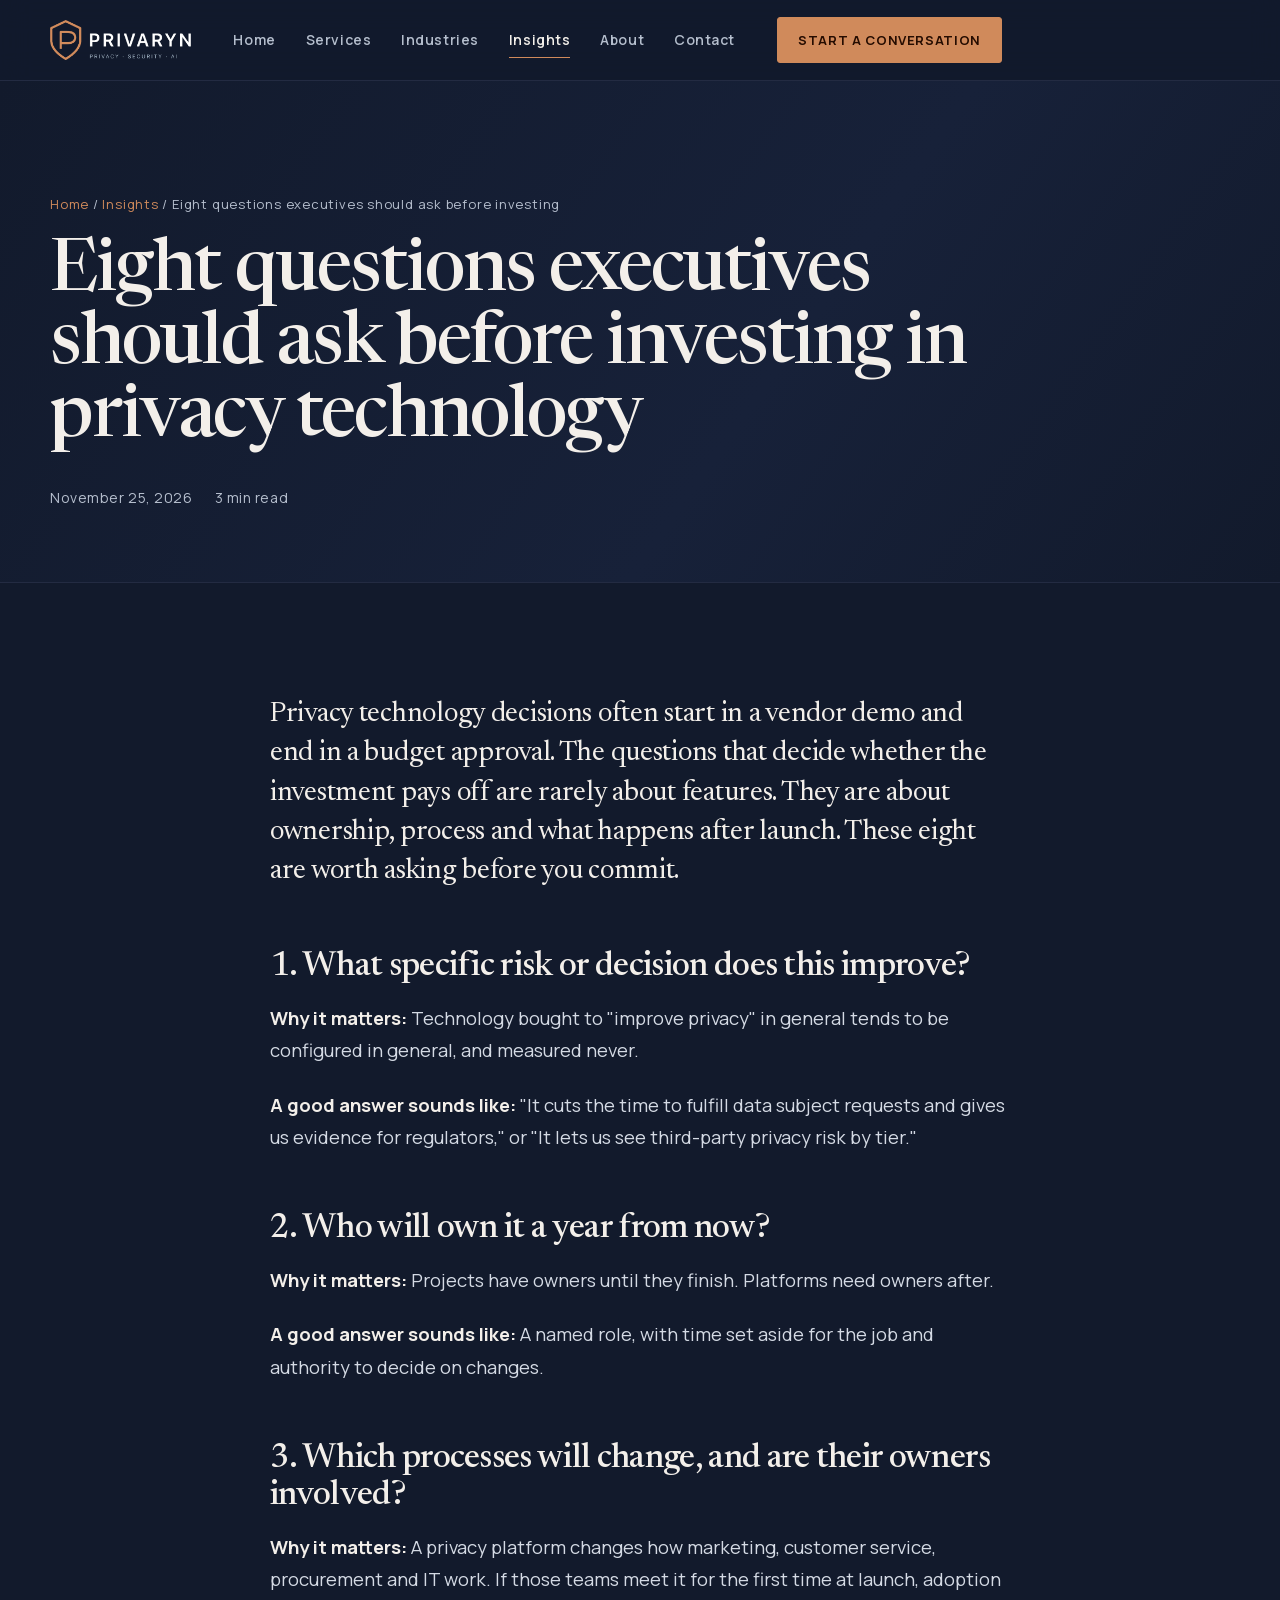
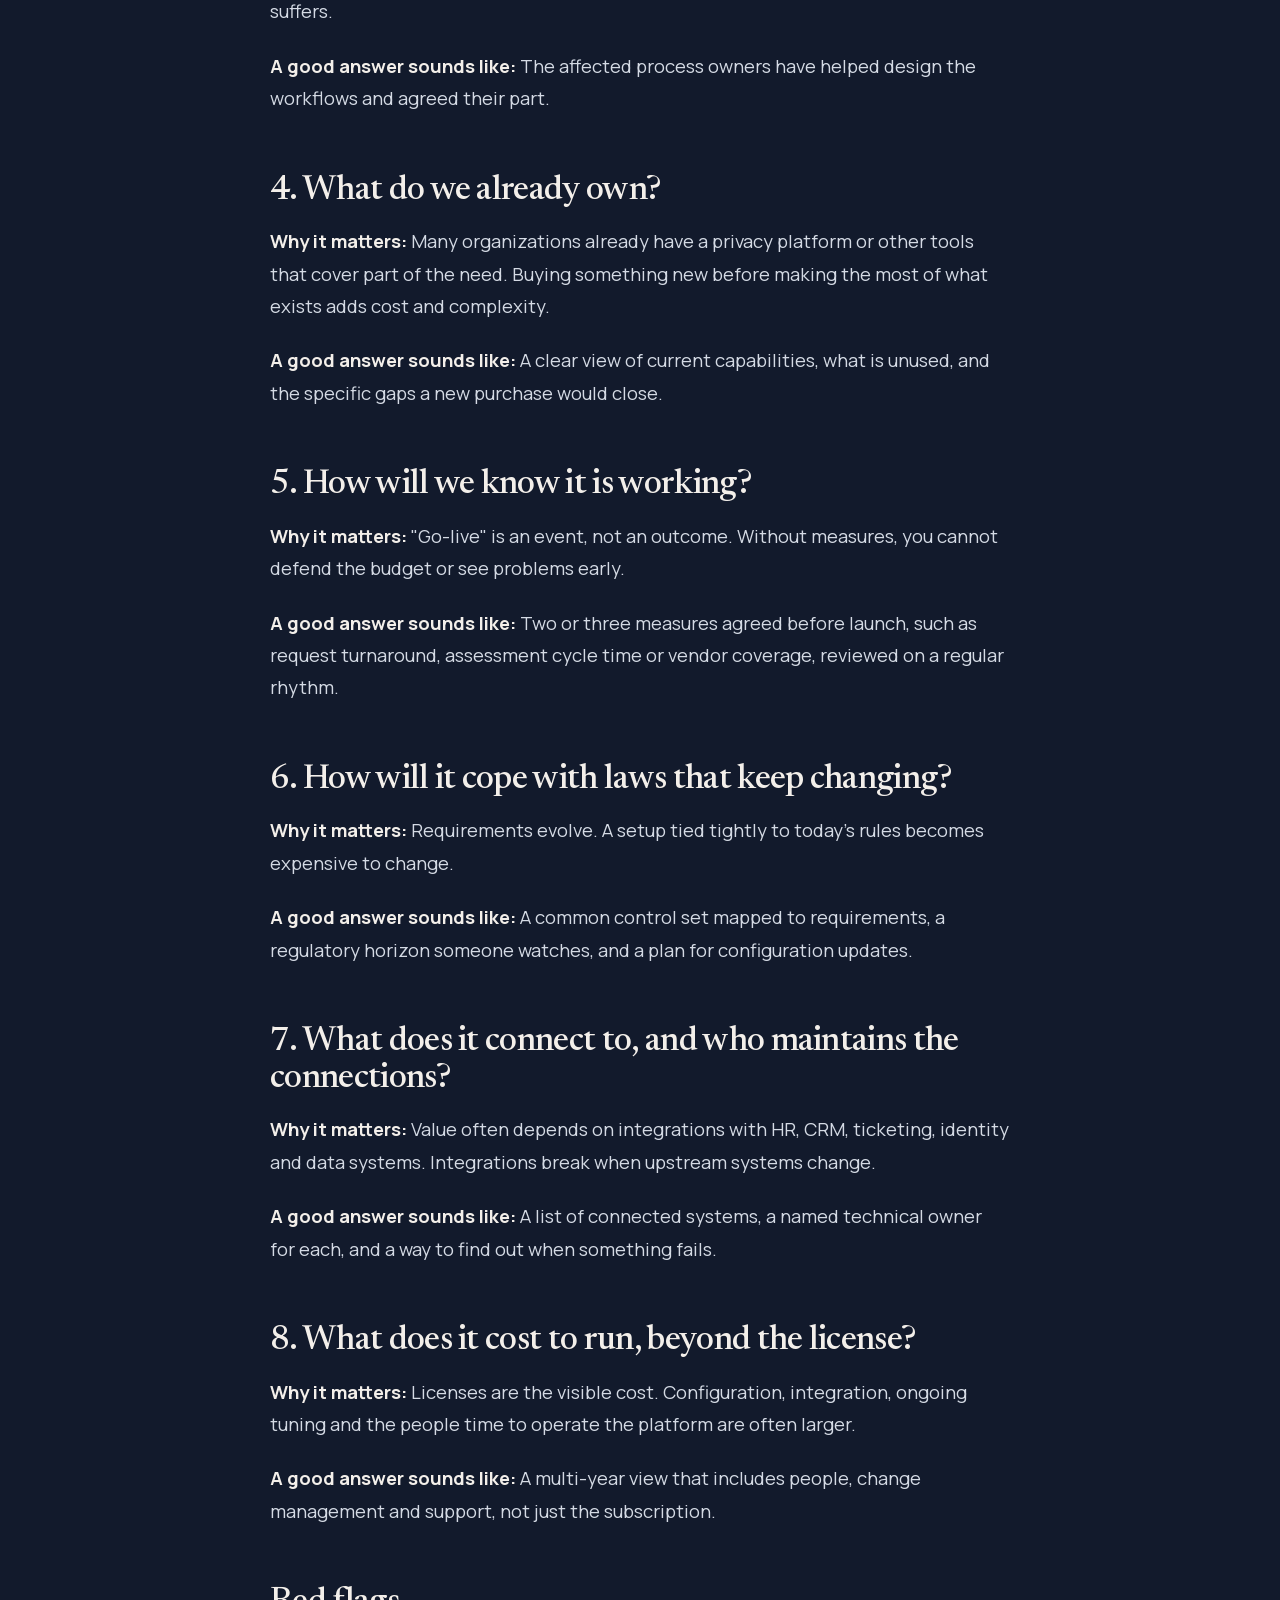
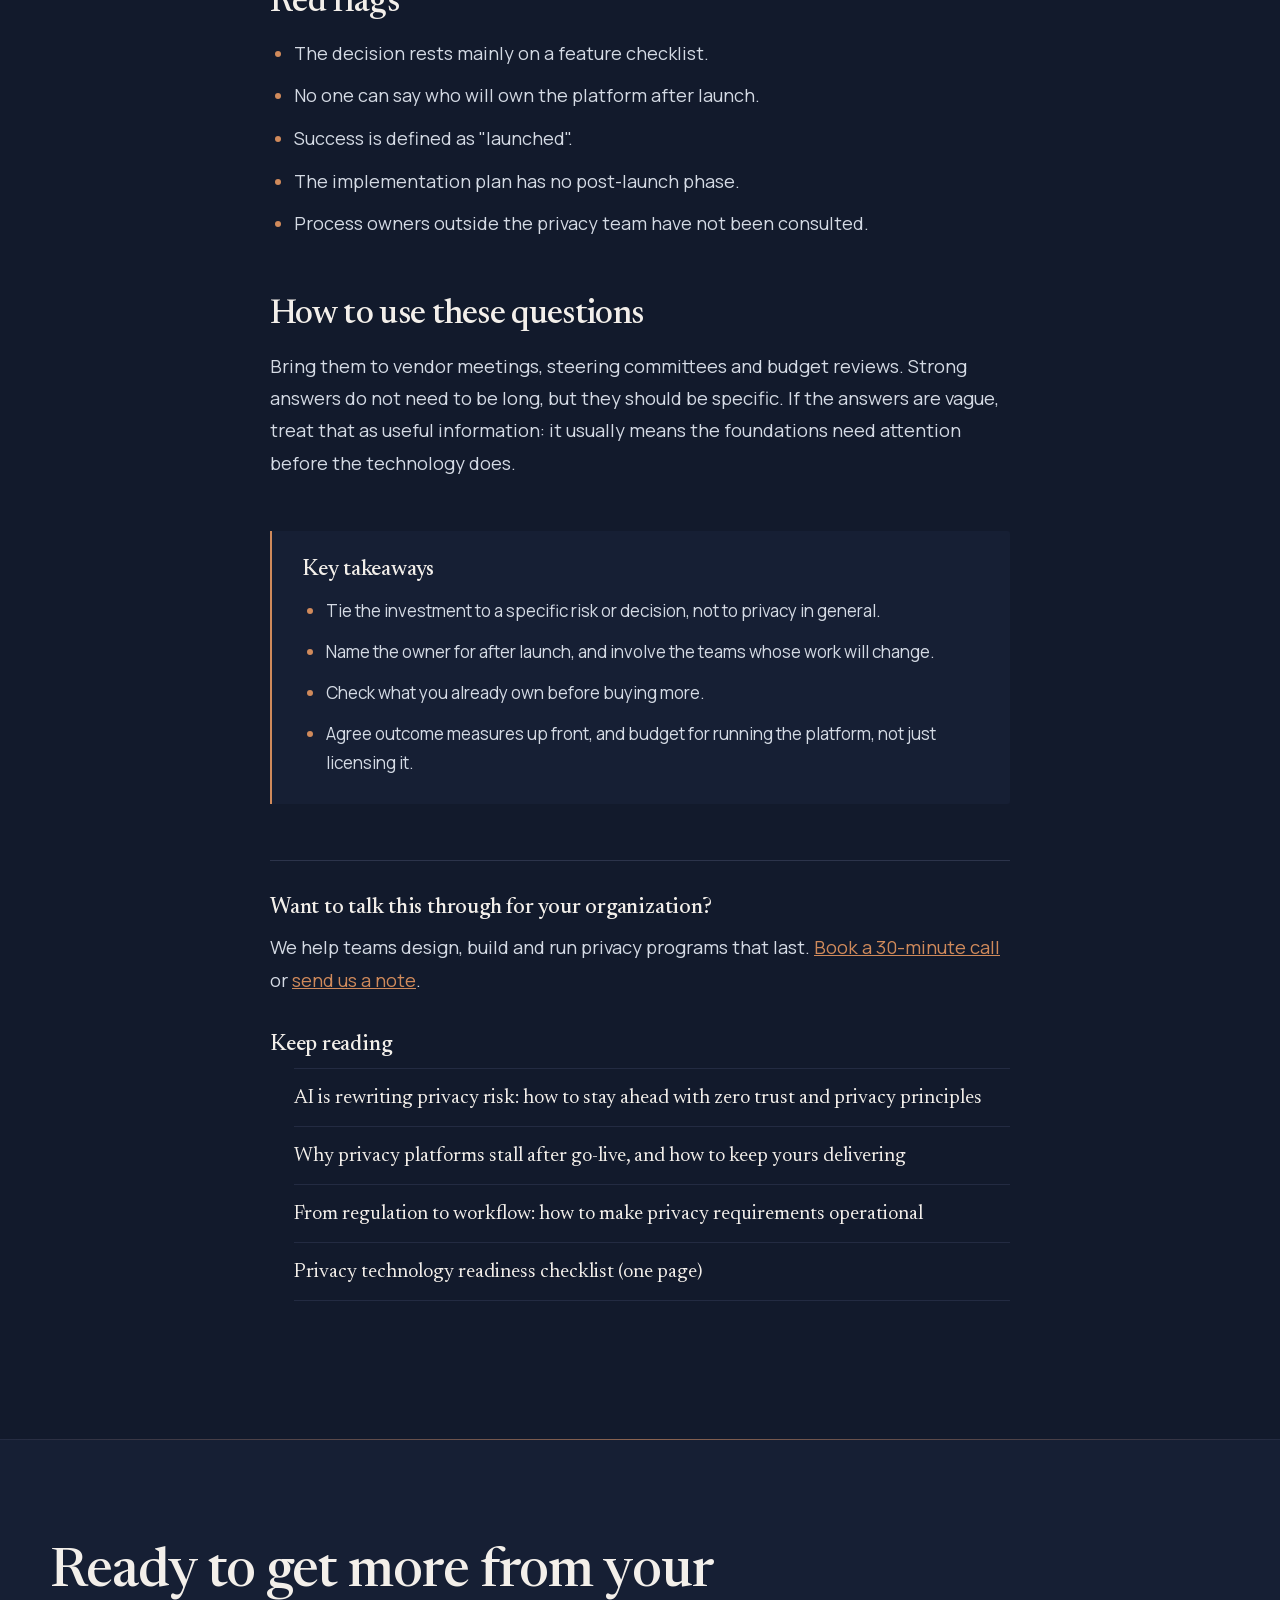
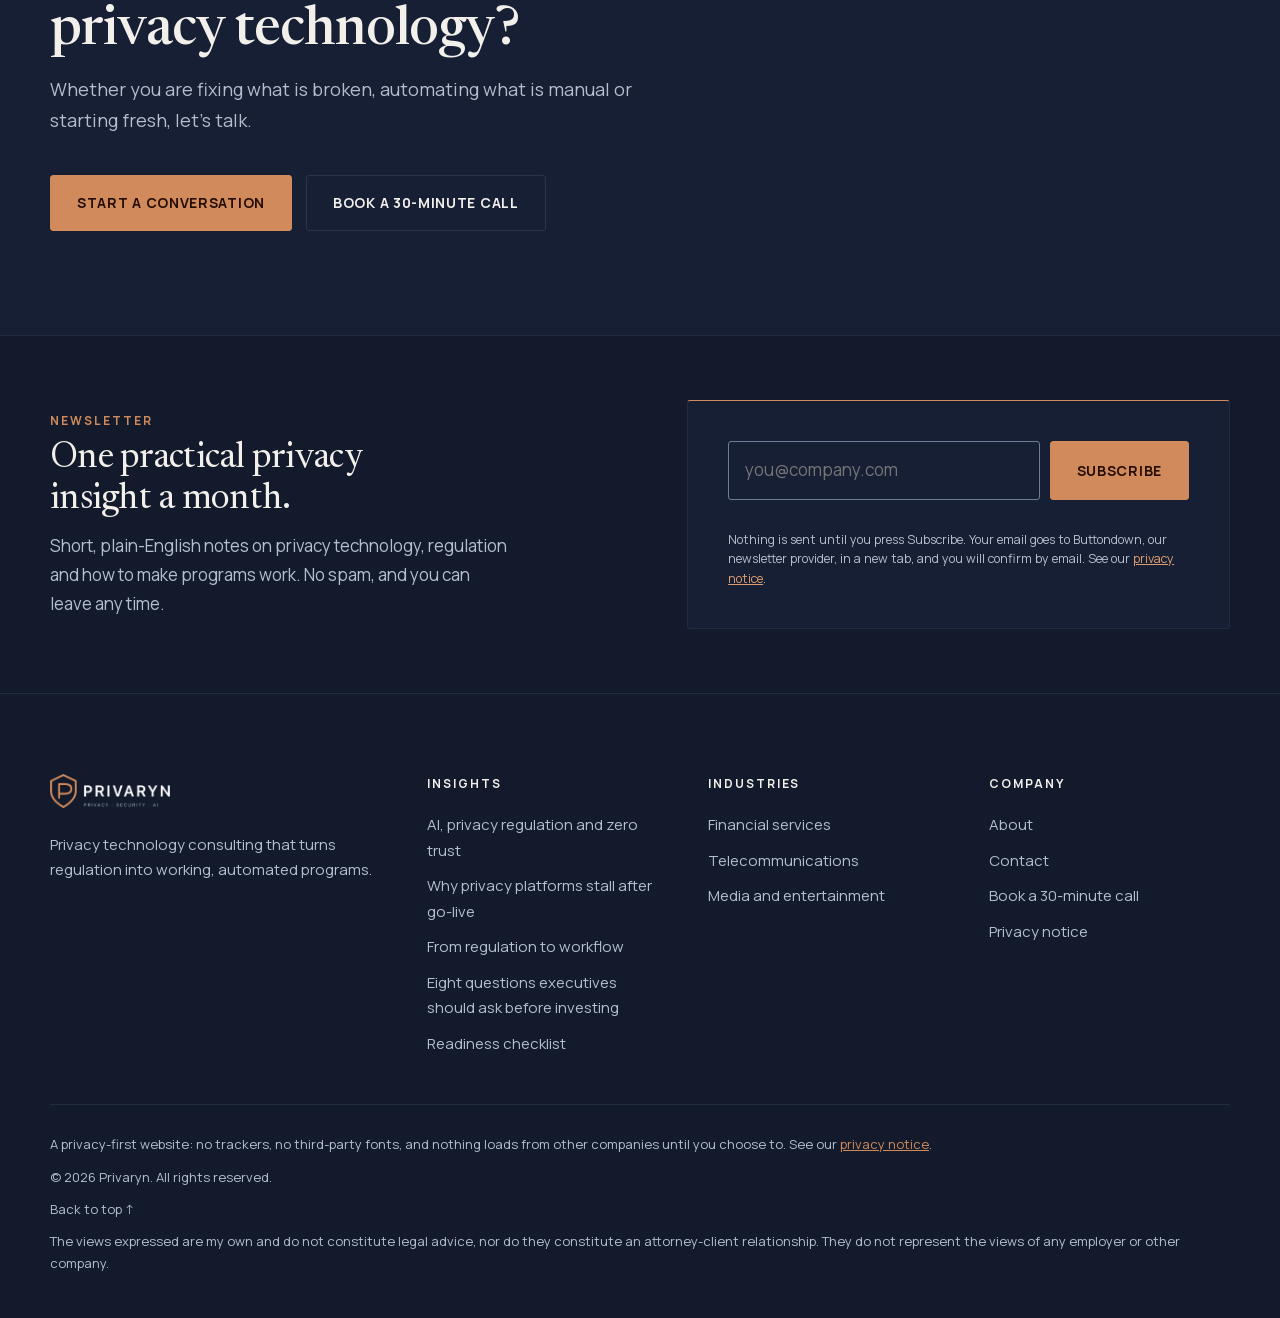
<file: insights/questions-executives-should-ask-before-investing-in-privacy-technology/index.html>
<!DOCTYPE html>
<html lang="en">
<head>
<meta charset="utf-8">
<meta name="viewport" content="width=device-width, initial-scale=1, viewport-fit=cover">
<title>Eight questions executives should ask before investing in privacy technology | Privaryn</title>
<meta name="description" content="Buying or expanding a privacy platform is a leadership decision, not only a technology one. Eight questions to ask before you commit budget, and what good answers sound like.">
<link rel="canonical" href="https://privarynadvisory.com/insights/questions-executives-should-ask-before-investing-in-privacy-technology/">
<meta name="theme-color" content="#121a2c">
<link rel="icon" href="/favicon.svg" type="image/svg+xml">
<link rel="icon" href="/favicon-32.png" sizes="32x32" type="image/png">
<link rel="apple-touch-icon" href="/apple-touch-icon.png">
<meta property="og:type" content="article">
<meta property="og:site_name" content="Privaryn">
<meta property="og:title" content="Eight questions executives should ask before investing in privacy technology">
<meta property="og:description" content="Buying or expanding a privacy platform is a leadership decision, not only a technology one. Eight questions to ask before you commit budget, and what good answers sound like.">
<meta property="og:url" content="https://privarynadvisory.com/insights/questions-executives-should-ask-before-investing-in-privacy-technology/">
<meta property="og:image" content="https://privarynadvisory.com/og-image.png">
<meta property="og:image:width" content="1200">
<meta property="og:image:height" content="630">
<meta name="twitter:card" content="summary_large_image">
<meta name="twitter:title" content="Eight questions executives should ask before investing in privacy technology">
<meta name="twitter:description" content="Buying or expanding a privacy platform is a leadership decision, not only a technology one. Eight questions to ask before you commit budget, and what good answers sound like.">
<meta name="twitter:image" content="https://privarynadvisory.com/og-image.png">
<link rel="preload" href="/fonts/manrope-latin.woff2" as="font" type="font/woff2" crossorigin>
<link rel="preload" href="/fonts/newsreader-latin.woff2" as="font" type="font/woff2" crossorigin>
<script>document.documentElement.classList.add("js")</script>
<link rel="stylesheet" href="/styles.css?v=14aa545e">
<script type="application/ld+json">{"@context": "https://schema.org", "@type": "Article", "headline": "Eight questions executives should ask before investing in privacy technology", "description": "Buying or expanding a privacy platform is a leadership decision, not only a technology one. Eight questions to ask before you commit budget, and what good answers sound like.", "datePublished": "2026-11-25", "dateModified": "2026-11-25", "image": "https://privarynadvisory.com/og-image.png", "mainEntityOfPage": "https://privarynadvisory.com/insights/questions-executives-should-ask-before-investing-in-privacy-technology/", "author": {"@type": "Organization", "name": "Privaryn", "url": "https://privarynadvisory.com/"}, "publisher": {"@type": "Organization", "name": "Privaryn", "url": "https://privarynadvisory.com/", "logo": {"@type": "ImageObject", "url": "https://privarynadvisory.com/apple-touch-icon.png"}}}</script>
<script type="application/ld+json">{"@context": "https://schema.org", "@type": "BreadcrumbList", "itemListElement": [{"@type": "ListItem", "position": 1, "name": "Home", "item": "https://privarynadvisory.com/"}, {"@type": "ListItem", "position": 2, "name": "Insights", "item": "https://privarynadvisory.com/insights/"}, {"@type": "ListItem", "position": 3, "name": "Eight questions executives should ask before investing", "item": "https://privarynadvisory.com/insights/questions-executives-should-ask-before-investing-in-privacy-technology/"}]}</script>
</head>
<body>
<a class="skip" href="#main">Skip to main content</a>
<header>
  <div class="wrap nav">
    <a class="brand" href="/" aria-label="Privaryn home"><img src="/logo.png" alt="Privaryn" width="184" height="52"></a>
    <button class="menu-btn" aria-expanded="false" aria-controls="primary" aria-label="Menu"><svg class="ic" viewBox="0 0 24 24" aria-hidden="true"><path d="M4 7h16M4 12h16M4 17h16"/></svg></button>
    <nav id="primary" aria-label="Primary">
      <ul>
        <li><a href="/">Home</a></li>
        <li><a href="/#services">Services</a></li>
        <li><a href="/#industries">Industries</a></li>
        <li><a href="/insights/" aria-current="page">Insights</a></li>
        <li><a href="/#about">About</a></li>
        <li><a href="/#contact">Contact</a></li>
      </ul>
    </nav>
    <a class="btn top" href="/#contact">Start a conversation</a>
  </div>
</header>

<main id="main">
  <div class="page-head article-head"><div class="wrap">
    <p class="crumbs"><a href="/">Home</a> / <a href="/insights/">Insights</a> / Eight questions executives should ask before investing</p>
    <h1>Eight questions executives should ask before investing in privacy technology</h1>
    <p class="a-meta"><span>November 25, 2026</span><span>3 min read</span></p>
  </div></div>
  <section><div class="wrap"><article class="prose">

<p class="lede">Privacy technology decisions often start in a vendor demo and end in a budget approval. The questions that decide whether the investment pays off are rarely about features. They are about ownership, process and what happens after launch. These eight are worth asking before you commit.</p>

<h2>1. What specific risk or decision does this improve?</h2>
<p><strong>Why it matters:</strong> Technology bought to "improve privacy" in general tends to be configured in general, and measured never.</p>
<p><strong>A good answer sounds like:</strong> "It cuts the time to fulfill data subject requests and gives us evidence for regulators," or "It lets us see third-party privacy risk by tier."</p>

<h2>2. Who will own it a year from now?</h2>
<p><strong>Why it matters:</strong> Projects have owners until they finish. Platforms need owners after.</p>
<p><strong>A good answer sounds like:</strong> A named role, with time set aside for the job and authority to decide on changes.</p>

<h2>3. Which processes will change, and are their owners involved?</h2>
<p><strong>Why it matters:</strong> A privacy platform changes how marketing, customer service, procurement and IT work. If those teams meet it for the first time at launch, adoption suffers.</p>
<p><strong>A good answer sounds like:</strong> The affected process owners have helped design the workflows and agreed their part.</p>

<h2>4. What do we already own?</h2>
<p><strong>Why it matters:</strong> Many organizations already have a privacy platform or other tools that cover part of the need. Buying something new before making the most of what exists adds cost and complexity.</p>
<p><strong>A good answer sounds like:</strong> A clear view of current capabilities, what is unused, and the specific gaps a new purchase would close.</p>

<h2>5. How will we know it is working?</h2>
<p><strong>Why it matters:</strong> "Go-live" is an event, not an outcome. Without measures, you cannot defend the budget or see problems early.</p>
<p><strong>A good answer sounds like:</strong> Two or three measures agreed before launch, such as request turnaround, assessment cycle time or vendor coverage, reviewed on a regular rhythm.</p>

<h2>6. How will it cope with laws that keep changing?</h2>
<p><strong>Why it matters:</strong> Requirements evolve. A setup tied tightly to today's rules becomes expensive to change.</p>
<p><strong>A good answer sounds like:</strong> A common control set mapped to requirements, a regulatory horizon someone watches, and a plan for configuration updates.</p>

<h2>7. What does it connect to, and who maintains the connections?</h2>
<p><strong>Why it matters:</strong> Value often depends on integrations with HR, CRM, ticketing, identity and data systems. Integrations break when upstream systems change.</p>
<p><strong>A good answer sounds like:</strong> A list of connected systems, a named technical owner for each, and a way to find out when something fails.</p>

<h2>8. What does it cost to run, beyond the license?</h2>
<p><strong>Why it matters:</strong> Licenses are the visible cost. Configuration, integration, ongoing tuning and the people time to operate the platform are often larger.</p>
<p><strong>A good answer sounds like:</strong> A multi-year view that includes people, change management and support, not just the subscription.</p>

<h2>Red flags</h2>
<ul>
<li>The decision rests mainly on a feature checklist.</li>
<li>No one can say who will own the platform after launch.</li>
<li>Success is defined as "launched".</li>
<li>The implementation plan has no post-launch phase.</li>
<li>Process owners outside the privacy team have not been consulted.</li>
</ul>

<h2>How to use these questions</h2>
<p>Bring them to vendor meetings, steering committees and budget reviews. Strong answers do not need to be long, but they should be specific. If the answers are vague, treat that as useful information: it usually means the foundations need attention before the technology does.</p>

<div class="takeaways"><h3>Key takeaways</h3><ul><li>Tie the investment to a specific risk or decision, not to privacy in general.</li><li>Name the owner for after launch, and involve the teams whose work will change.</li><li>Check what you already own before buying more.</li><li>Agree outcome measures up front, and budget for running the platform, not just licensing it.</li></ul></div>
<div class="a-cta">
  <h3>Want to talk this through for your organization?</h3>
  <p>We help teams design, build and run privacy programs that last. <a href="https://calendly.com/sareen-dev/30min" target="_blank" rel="noopener noreferrer" aria-label="Book a 30-minute call (opens Calendly in a new tab)">Book a 30-minute call</a> or <a href="/#contact">send us a note</a>.</p>
</div>
<h3>Keep reading</h3>
<ul class="keep"><li><a href="/insights/ai-privacy-regulation-zero-trust/">AI is rewriting privacy risk: how to stay ahead with zero trust and privacy principles</a></li><li><a href="/insights/why-privacy-platforms-stall-after-go-live/">Why privacy platforms stall after go-live, and how to keep yours delivering</a></li><li><a href="/insights/turning-privacy-regulation-into-workflows/">From regulation to workflow: how to make privacy requirements operational</a></li><li><a href="/resources/privacy-technology-readiness-checklist/">Privacy technology readiness checklist (one page)</a></li></ul>
  </article></div></section>
</main>
<div class="cta">
  <div class="wrap">
    <div><h2>Ready to get more from your privacy technology?</h2><p>Whether you are fixing what is broken, automating what is manual or starting fresh, let's talk.</p></div>
    <div class="actions"><a class="btn dark" href="/#contact">Start a conversation</a><a class="btn ghost" href="https://calendly.com/sareen-dev/30min" target="_blank" rel="noopener noreferrer" aria-label="Book a 30-minute call (opens Calendly in a new tab)">Book a 30-minute call</a></div>
  </div>
</div>
<section class="nl" aria-labelledby="nl-h">
  <div class="wrap">
    <div class="nl-copy"><p class="kicker">Newsletter</p><h2 id="nl-h">One practical privacy insight a month.</h2><p>Short, plain-English notes on privacy technology, regulation and how to make programs work. No spam, and you can leave any time.</p></div>
    <form class="nl-form" action="https://buttondown.com/api/emails/embed-subscribe/privaryn" method="post" target="_blank">
      <label for="nl-email" class="sr-only">Email address</label>
      <div class="nl-row"><input id="nl-email" type="email" name="email" placeholder="you@company.com" autocomplete="email" required><button class="btn" type="submit">Subscribe</button></div>
      <input type="hidden" value="1" name="embed">
      <p class="nl-note">Nothing is sent until you press Subscribe. Your email goes to Buttondown, our newsletter provider, in a new tab, and you will confirm by email. See our <a href="/#privacy">privacy notice</a>.</p>
    </form>
  </div>
</section>
<footer>
  <div class="wrap">
    <div class="f-top">
      <div><img src="/logo.png" alt="Privaryn" width="120" height="34"><p>Privacy technology consulting that turns regulation into working, automated programs.</p></div>
      <div><p class="fh">Insights</p><ul><li><a href="/insights/ai-privacy-regulation-zero-trust/">AI, privacy regulation and zero trust</a></li><li><a href="/insights/why-privacy-platforms-stall-after-go-live/">Why privacy platforms stall after go-live</a></li><li><a href="/insights/turning-privacy-regulation-into-workflows/">From regulation to workflow</a></li><li><a href="/insights/questions-executives-should-ask-before-investing-in-privacy-technology/">Eight questions executives should ask before investing</a></li><li><a href="/resources/privacy-technology-readiness-checklist/">Readiness checklist</a></li></ul></div>
      <div><p class="fh">Industries</p><ul><li><a href="/industries/financial-services/">Financial services</a></li><li><a href="/industries/telecommunications/">Telecommunications</a></li><li><a href="/industries/media-entertainment/">Media and entertainment</a></li></ul></div>
      <div><p class="fh">Company</p><ul><li><a href="/#about">About</a></li><li><a href="/#contact">Contact</a></li><li><a href="https://calendly.com/sareen-dev/30min" target="_blank" rel="noopener noreferrer" aria-label="Book a 30-minute call (opens Calendly in a new tab)">Book a 30-minute call</a></li><li><a href="/#privacy">Privacy notice</a></li></ul></div>
    </div>
    <div class="f-bot">
      <p class="pf">A privacy-first website: no trackers, no third-party fonts, and nothing loads from other companies until you choose to. See our <a href="/#privacy">privacy notice</a>.</p>
      <p>&copy; 2026 Privaryn. All rights reserved.</p>
      <p><button type="button" class="linkbtn" onclick="window.scrollTo(0,0)">Back to top &uarr;</button></p>
      <p>The views expressed are my own and do not constitute legal advice, nor do they constitute an attorney-client relationship. They do not represent the views of any employer or other company.</p>
    </div>
  </div>
</footer>
<script>
(function(){var mb=document.querySelector(".menu-btn"),nav=document.getElementById("primary");if(mb&&nav)mb.addEventListener("click",function(){var o=nav.classList.toggle("open");mb.setAttribute("aria-expanded",o?"true":"false");});
if(!("IntersectionObserver" in window)||window.matchMedia("(prefers-reduced-motion: reduce)").matches)return;
var els=document.querySelectorAll(".cols>div,.list>div,.takeaways,.ins-item,.prose h2");
var io=new IntersectionObserver(function(es){es.forEach(function(e){if(e.isIntersecting){e.target.classList.add("in");io.unobserve(e.target);}});},{threshold:.1,rootMargin:"0px 0px -5% 0px"});
els.forEach(function(el){el.classList.add("rv");io.observe(el);});})();
</script>
</body>
</html>
</file>
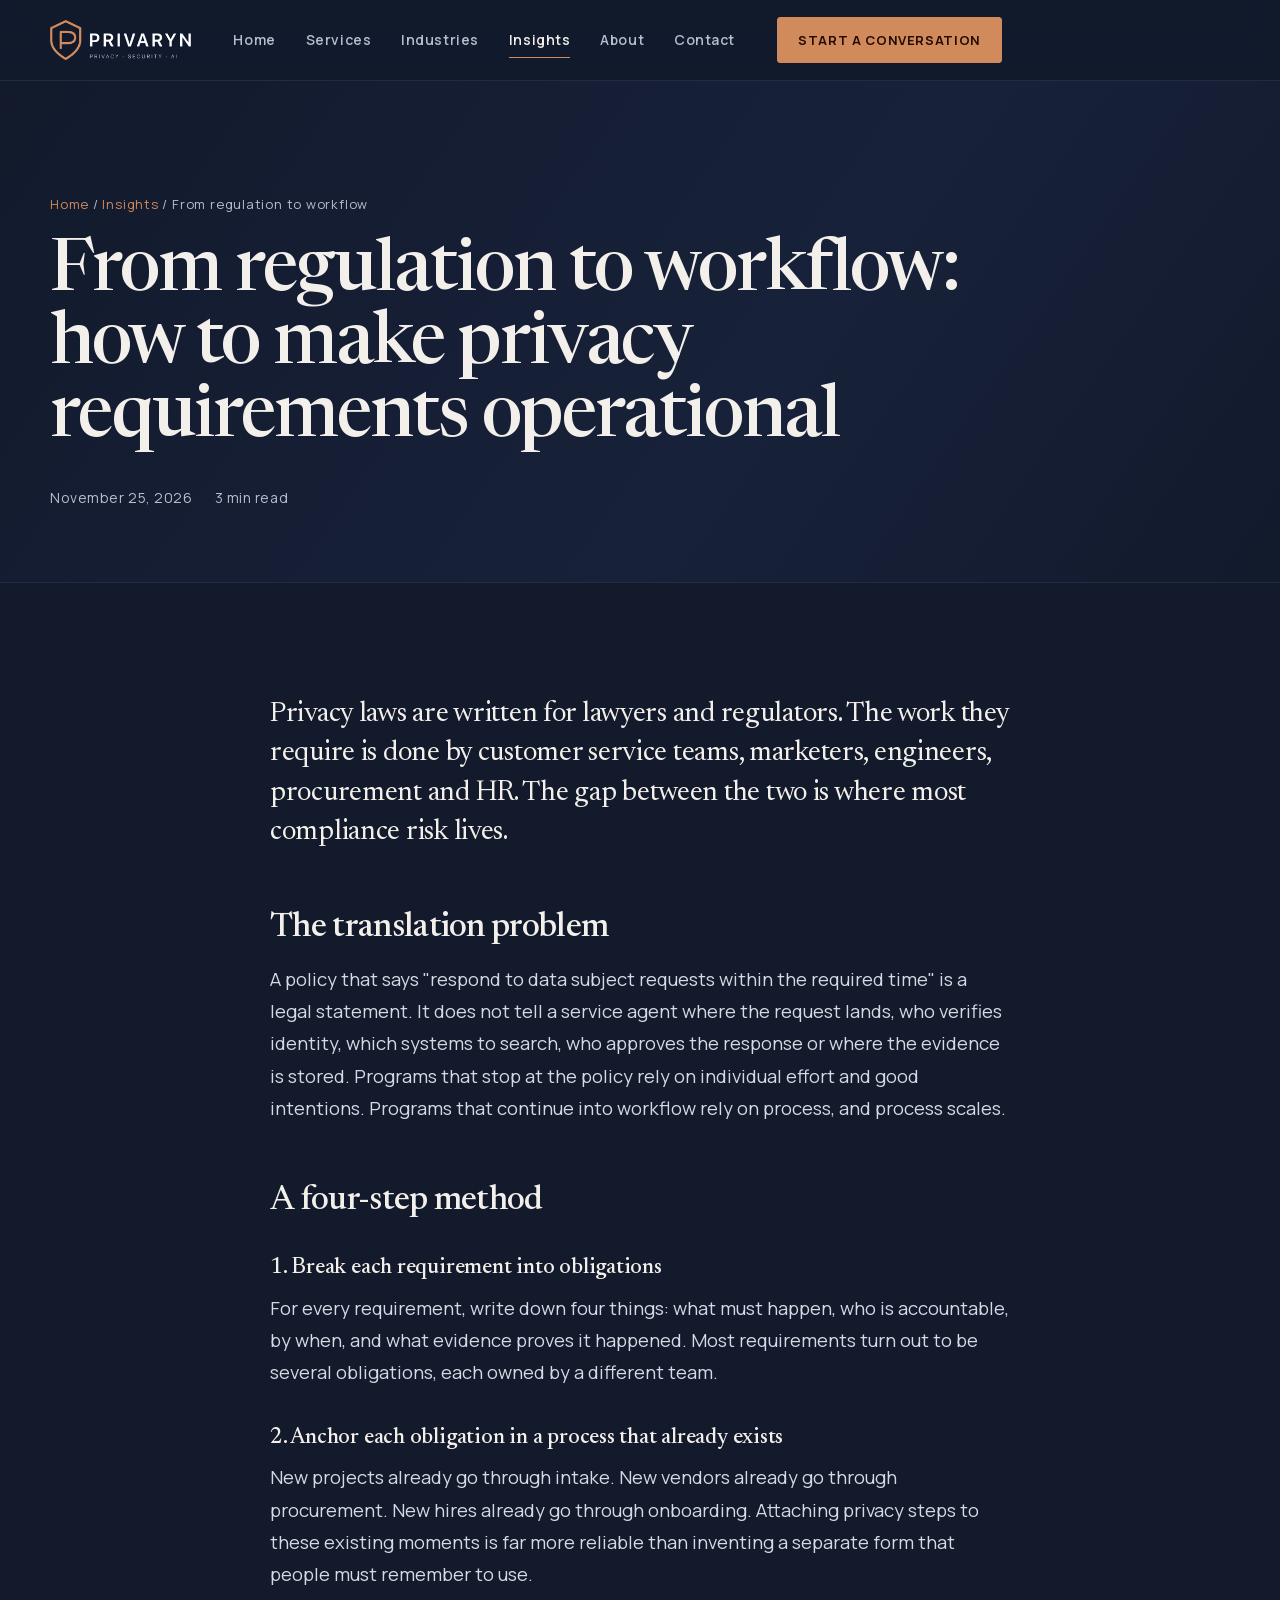
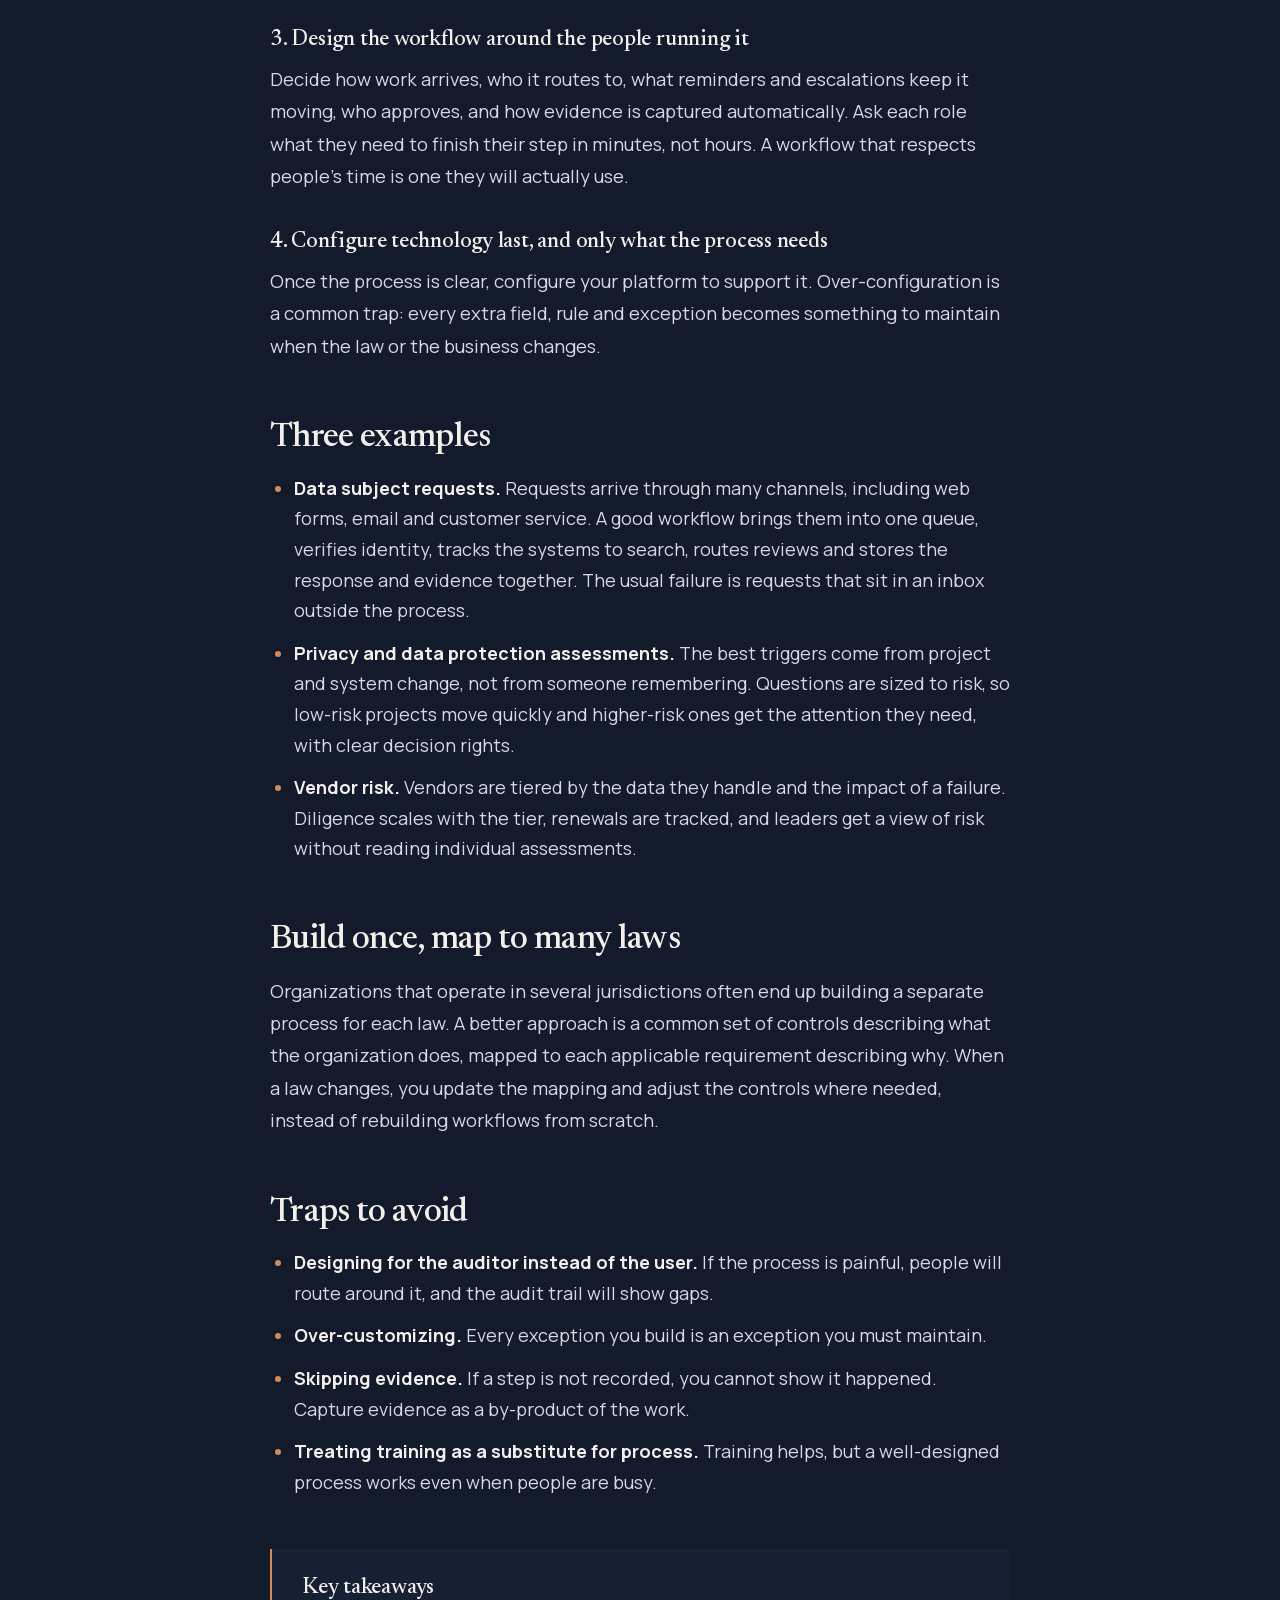
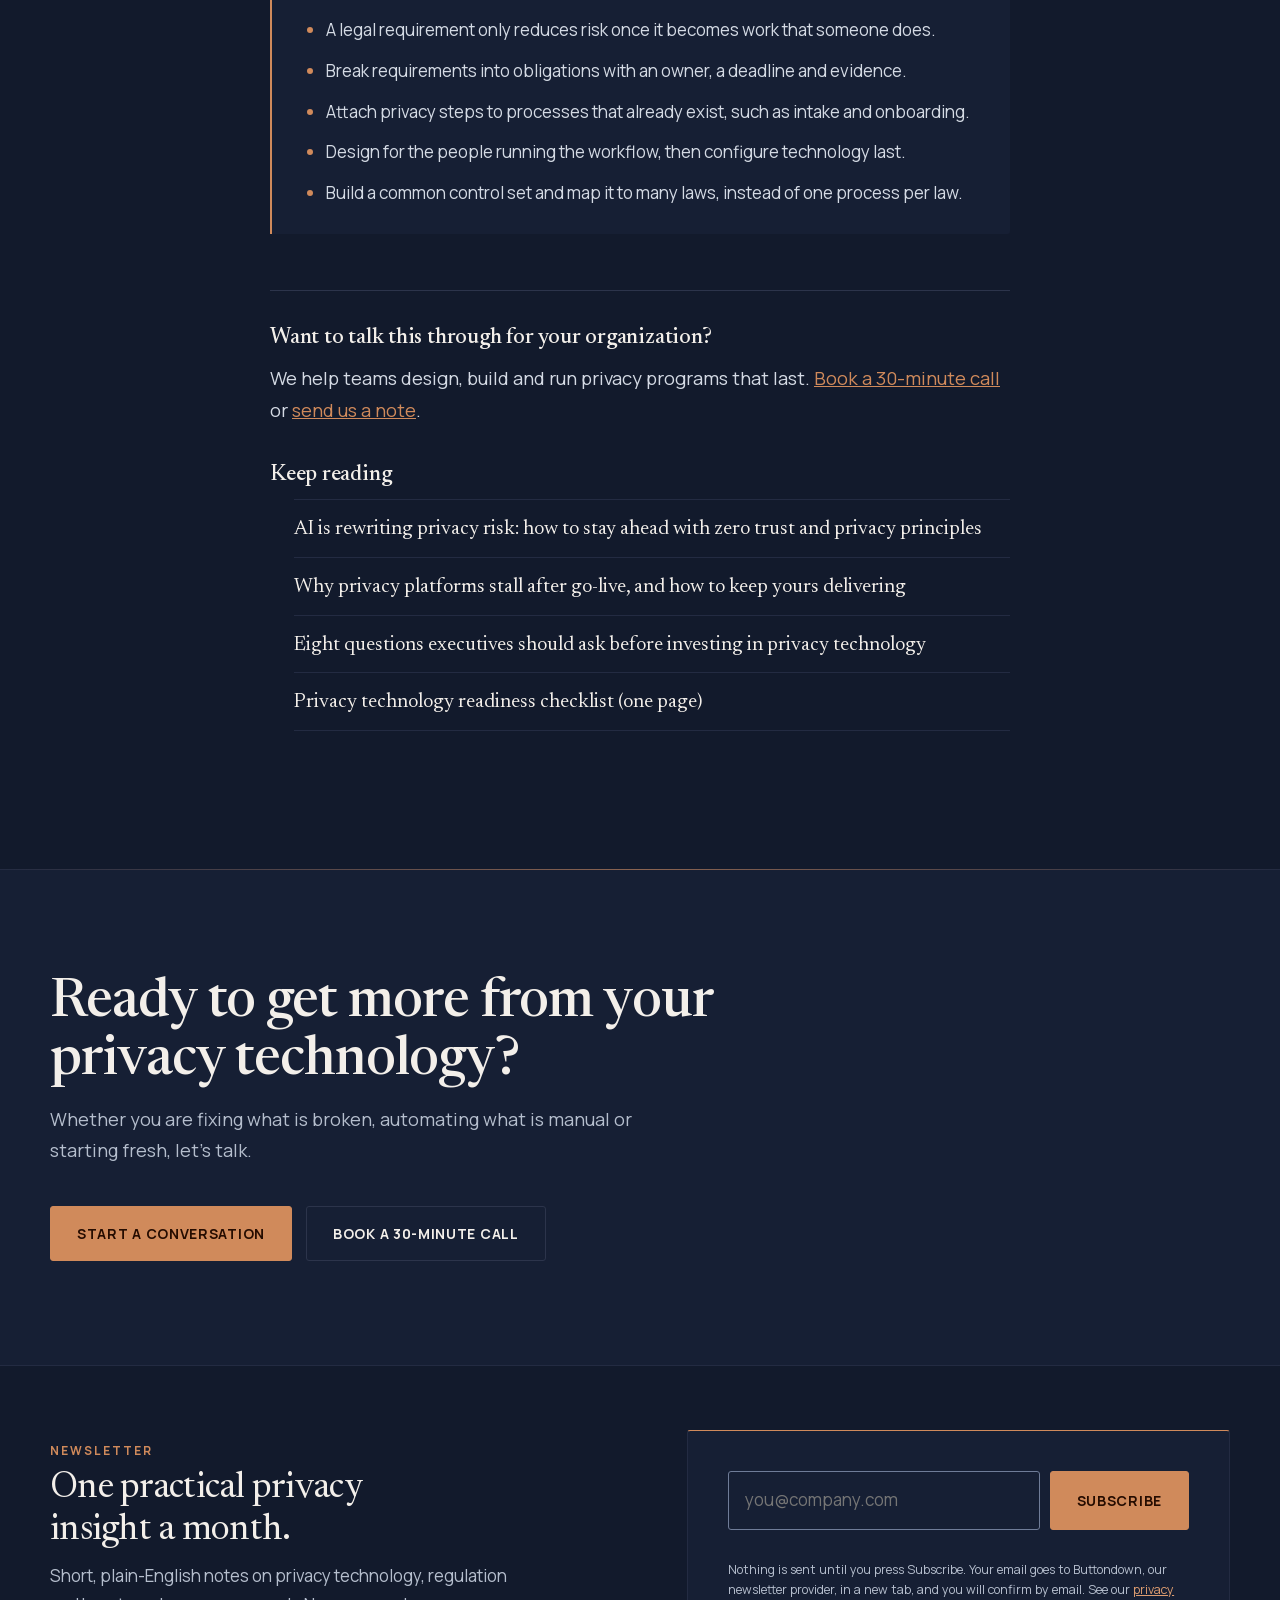
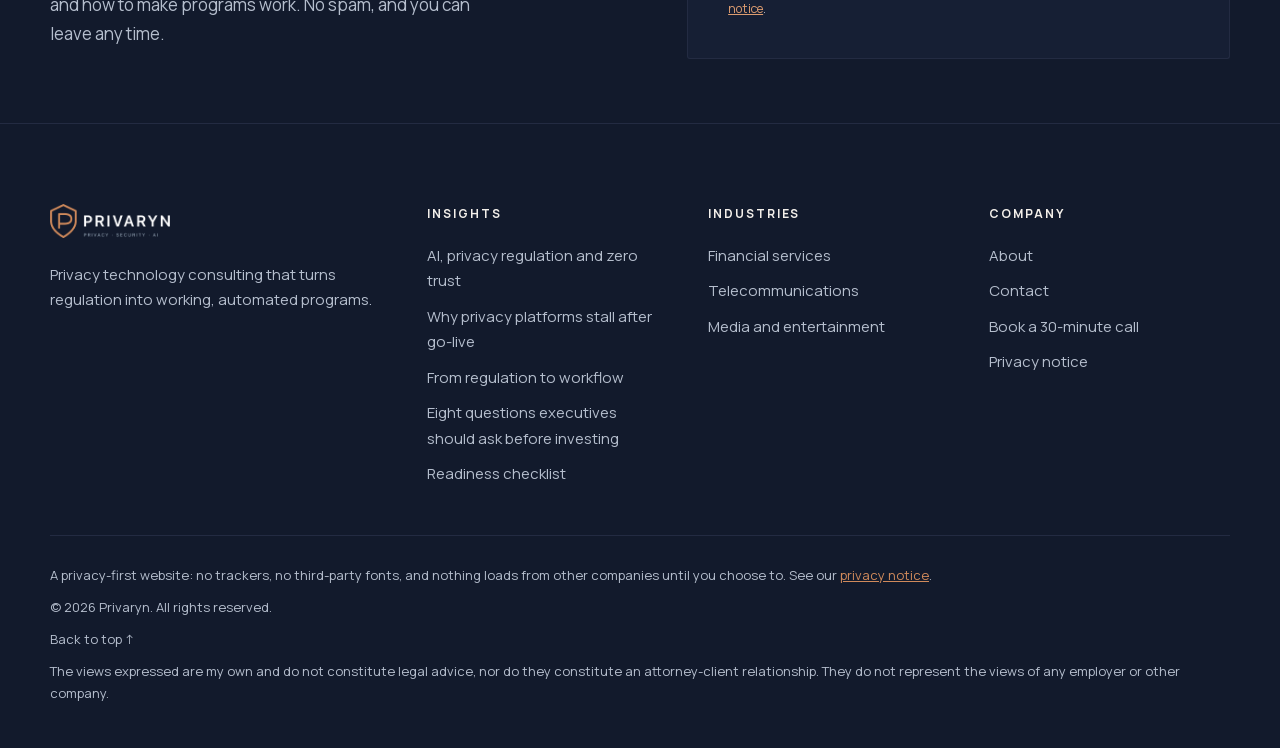
<file: insights/turning-privacy-regulation-into-workflows/index.html>
<!DOCTYPE html>
<html lang="en">
<head>
<meta charset="utf-8">
<meta name="viewport" content="width=device-width, initial-scale=1, viewport-fit=cover">
<title>From regulation to workflow: how to make privacy requirements operational | Privaryn</title>
<meta name="description" content="Legal requirements only reduce risk when they become work that teams actually do. A four-step method for translating privacy law into workflows your organization will adopt.">
<link rel="canonical" href="https://privarynadvisory.com/insights/turning-privacy-regulation-into-workflows/">
<meta name="theme-color" content="#121a2c">
<link rel="icon" href="/favicon.svg" type="image/svg+xml">
<link rel="icon" href="/favicon-32.png" sizes="32x32" type="image/png">
<link rel="apple-touch-icon" href="/apple-touch-icon.png">
<meta property="og:type" content="article">
<meta property="og:site_name" content="Privaryn">
<meta property="og:title" content="From regulation to workflow: how to make privacy requirements operational">
<meta property="og:description" content="Legal requirements only reduce risk when they become work that teams actually do. A four-step method for translating privacy law into workflows your organization will adopt.">
<meta property="og:url" content="https://privarynadvisory.com/insights/turning-privacy-regulation-into-workflows/">
<meta property="og:image" content="https://privarynadvisory.com/og-image.png">
<meta property="og:image:width" content="1200">
<meta property="og:image:height" content="630">
<meta name="twitter:card" content="summary_large_image">
<meta name="twitter:title" content="From regulation to workflow: how to make privacy requirements operational">
<meta name="twitter:description" content="Legal requirements only reduce risk when they become work that teams actually do. A four-step method for translating privacy law into workflows your organization will adopt.">
<meta name="twitter:image" content="https://privarynadvisory.com/og-image.png">
<link rel="preload" href="/fonts/manrope-latin.woff2" as="font" type="font/woff2" crossorigin>
<link rel="preload" href="/fonts/newsreader-latin.woff2" as="font" type="font/woff2" crossorigin>
<script>document.documentElement.classList.add("js")</script>
<link rel="stylesheet" href="/styles.css?v=14aa545e">
<script type="application/ld+json">{"@context": "https://schema.org", "@type": "Article", "headline": "From regulation to workflow: how to make privacy requirements operational", "description": "Legal requirements only reduce risk when they become work that teams actually do. A four-step method for translating privacy law into workflows your organization will adopt.", "datePublished": "2026-11-25", "dateModified": "2026-11-25", "image": "https://privarynadvisory.com/og-image.png", "mainEntityOfPage": "https://privarynadvisory.com/insights/turning-privacy-regulation-into-workflows/", "author": {"@type": "Organization", "name": "Privaryn", "url": "https://privarynadvisory.com/"}, "publisher": {"@type": "Organization", "name": "Privaryn", "url": "https://privarynadvisory.com/", "logo": {"@type": "ImageObject", "url": "https://privarynadvisory.com/apple-touch-icon.png"}}}</script>
<script type="application/ld+json">{"@context": "https://schema.org", "@type": "BreadcrumbList", "itemListElement": [{"@type": "ListItem", "position": 1, "name": "Home", "item": "https://privarynadvisory.com/"}, {"@type": "ListItem", "position": 2, "name": "Insights", "item": "https://privarynadvisory.com/insights/"}, {"@type": "ListItem", "position": 3, "name": "From regulation to workflow", "item": "https://privarynadvisory.com/insights/turning-privacy-regulation-into-workflows/"}]}</script>
</head>
<body>
<a class="skip" href="#main">Skip to main content</a>
<header>
  <div class="wrap nav">
    <a class="brand" href="/" aria-label="Privaryn home"><img src="/logo.png" alt="Privaryn" width="184" height="52"></a>
    <button class="menu-btn" aria-expanded="false" aria-controls="primary" aria-label="Menu"><svg class="ic" viewBox="0 0 24 24" aria-hidden="true"><path d="M4 7h16M4 12h16M4 17h16"/></svg></button>
    <nav id="primary" aria-label="Primary">
      <ul>
        <li><a href="/">Home</a></li>
        <li><a href="/#services">Services</a></li>
        <li><a href="/#industries">Industries</a></li>
        <li><a href="/insights/" aria-current="page">Insights</a></li>
        <li><a href="/#about">About</a></li>
        <li><a href="/#contact">Contact</a></li>
      </ul>
    </nav>
    <a class="btn top" href="/#contact">Start a conversation</a>
  </div>
</header>

<main id="main">
  <div class="page-head article-head"><div class="wrap">
    <p class="crumbs"><a href="/">Home</a> / <a href="/insights/">Insights</a> / From regulation to workflow</p>
    <h1>From regulation to workflow: how to make privacy requirements operational</h1>
    <p class="a-meta"><span>November 25, 2026</span><span>3 min read</span></p>
  </div></div>
  <section><div class="wrap"><article class="prose">

<p class="lede">Privacy laws are written for lawyers and regulators. The work they require is done by customer service teams, marketers, engineers, procurement and HR. The gap between the two is where most compliance risk lives.</p>

<h2>The translation problem</h2>
<p>A policy that says "respond to data subject requests within the required time" is a legal statement. It does not tell a service agent where the request lands, who verifies identity, which systems to search, who approves the response or where the evidence is stored. Programs that stop at the policy rely on individual effort and good intentions. Programs that continue into workflow rely on process, and process scales.</p>

<h2>A four-step method</h2>
<h3>1. Break each requirement into obligations</h3>
<p>For every requirement, write down four things: what must happen, who is accountable, by when, and what evidence proves it happened. Most requirements turn out to be several obligations, each owned by a different team.</p>
<h3>2. Anchor each obligation in a process that already exists</h3>
<p>New projects already go through intake. New vendors already go through procurement. New hires already go through onboarding. Attaching privacy steps to these existing moments is far more reliable than inventing a separate form that people must remember to use.</p>
<h3>3. Design the workflow around the people running it</h3>
<p>Decide how work arrives, who it routes to, what reminders and escalations keep it moving, who approves, and how evidence is captured automatically. Ask each role what they need to finish their step in minutes, not hours. A workflow that respects people's time is one they will actually use.</p>
<h3>4. Configure technology last, and only what the process needs</h3>
<p>Once the process is clear, configure your platform to support it. Over-configuration is a common trap: every extra field, rule and exception becomes something to maintain when the law or the business changes.</p>

<h2>Three examples</h2>
<ul>
<li><strong>Data subject requests.</strong> Requests arrive through many channels, including web forms, email and customer service. A good workflow brings them into one queue, verifies identity, tracks the systems to search, routes reviews and stores the response and evidence together. The usual failure is requests that sit in an inbox outside the process.</li>
<li><strong>Privacy and data protection assessments.</strong> The best triggers come from project and system change, not from someone remembering. Questions are sized to risk, so low-risk projects move quickly and higher-risk ones get the attention they need, with clear decision rights.</li>
<li><strong>Vendor risk.</strong> Vendors are tiered by the data they handle and the impact of a failure. Diligence scales with the tier, renewals are tracked, and leaders get a view of risk without reading individual assessments.</li>
</ul>

<h2>Build once, map to many laws</h2>
<p>Organizations that operate in several jurisdictions often end up building a separate process for each law. A better approach is a common set of controls describing what the organization does, mapped to each applicable requirement describing why. When a law changes, you update the mapping and adjust the controls where needed, instead of rebuilding workflows from scratch.</p>

<h2>Traps to avoid</h2>
<ul>
<li><strong>Designing for the auditor instead of the user.</strong> If the process is painful, people will route around it, and the audit trail will show gaps.</li>
<li><strong>Over-customizing.</strong> Every exception you build is an exception you must maintain.</li>
<li><strong>Skipping evidence.</strong> If a step is not recorded, you cannot show it happened. Capture evidence as a by-product of the work.</li>
<li><strong>Treating training as a substitute for process.</strong> Training helps, but a well-designed process works even when people are busy.</li>
</ul>

<div class="takeaways"><h3>Key takeaways</h3><ul><li>A legal requirement only reduces risk once it becomes work that someone does.</li><li>Break requirements into obligations with an owner, a deadline and evidence.</li><li>Attach privacy steps to processes that already exist, such as intake and onboarding.</li><li>Design for the people running the workflow, then configure technology last.</li><li>Build a common control set and map it to many laws, instead of one process per law.</li></ul></div>
<div class="a-cta">
  <h3>Want to talk this through for your organization?</h3>
  <p>We help teams design, build and run privacy programs that last. <a href="https://calendly.com/sareen-dev/30min" target="_blank" rel="noopener noreferrer" aria-label="Book a 30-minute call (opens Calendly in a new tab)">Book a 30-minute call</a> or <a href="/#contact">send us a note</a>.</p>
</div>
<h3>Keep reading</h3>
<ul class="keep"><li><a href="/insights/ai-privacy-regulation-zero-trust/">AI is rewriting privacy risk: how to stay ahead with zero trust and privacy principles</a></li><li><a href="/insights/why-privacy-platforms-stall-after-go-live/">Why privacy platforms stall after go-live, and how to keep yours delivering</a></li><li><a href="/insights/questions-executives-should-ask-before-investing-in-privacy-technology/">Eight questions executives should ask before investing in privacy technology</a></li><li><a href="/resources/privacy-technology-readiness-checklist/">Privacy technology readiness checklist (one page)</a></li></ul>
  </article></div></section>
</main>
<div class="cta">
  <div class="wrap">
    <div><h2>Ready to get more from your privacy technology?</h2><p>Whether you are fixing what is broken, automating what is manual or starting fresh, let's talk.</p></div>
    <div class="actions"><a class="btn dark" href="/#contact">Start a conversation</a><a class="btn ghost" href="https://calendly.com/sareen-dev/30min" target="_blank" rel="noopener noreferrer" aria-label="Book a 30-minute call (opens Calendly in a new tab)">Book a 30-minute call</a></div>
  </div>
</div>
<section class="nl" aria-labelledby="nl-h">
  <div class="wrap">
    <div class="nl-copy"><p class="kicker">Newsletter</p><h2 id="nl-h">One practical privacy insight a month.</h2><p>Short, plain-English notes on privacy technology, regulation and how to make programs work. No spam, and you can leave any time.</p></div>
    <form class="nl-form" action="https://buttondown.com/api/emails/embed-subscribe/privaryn" method="post" target="_blank">
      <label for="nl-email" class="sr-only">Email address</label>
      <div class="nl-row"><input id="nl-email" type="email" name="email" placeholder="you@company.com" autocomplete="email" required><button class="btn" type="submit">Subscribe</button></div>
      <input type="hidden" value="1" name="embed">
      <p class="nl-note">Nothing is sent until you press Subscribe. Your email goes to Buttondown, our newsletter provider, in a new tab, and you will confirm by email. See our <a href="/#privacy">privacy notice</a>.</p>
    </form>
  </div>
</section>
<footer>
  <div class="wrap">
    <div class="f-top">
      <div><img src="/logo.png" alt="Privaryn" width="120" height="34"><p>Privacy technology consulting that turns regulation into working, automated programs.</p></div>
      <div><p class="fh">Insights</p><ul><li><a href="/insights/ai-privacy-regulation-zero-trust/">AI, privacy regulation and zero trust</a></li><li><a href="/insights/why-privacy-platforms-stall-after-go-live/">Why privacy platforms stall after go-live</a></li><li><a href="/insights/turning-privacy-regulation-into-workflows/">From regulation to workflow</a></li><li><a href="/insights/questions-executives-should-ask-before-investing-in-privacy-technology/">Eight questions executives should ask before investing</a></li><li><a href="/resources/privacy-technology-readiness-checklist/">Readiness checklist</a></li></ul></div>
      <div><p class="fh">Industries</p><ul><li><a href="/industries/financial-services/">Financial services</a></li><li><a href="/industries/telecommunications/">Telecommunications</a></li><li><a href="/industries/media-entertainment/">Media and entertainment</a></li></ul></div>
      <div><p class="fh">Company</p><ul><li><a href="/#about">About</a></li><li><a href="/#contact">Contact</a></li><li><a href="https://calendly.com/sareen-dev/30min" target="_blank" rel="noopener noreferrer" aria-label="Book a 30-minute call (opens Calendly in a new tab)">Book a 30-minute call</a></li><li><a href="/#privacy">Privacy notice</a></li></ul></div>
    </div>
    <div class="f-bot">
      <p class="pf">A privacy-first website: no trackers, no third-party fonts, and nothing loads from other companies until you choose to. See our <a href="/#privacy">privacy notice</a>.</p>
      <p>&copy; 2026 Privaryn. All rights reserved.</p>
      <p><button type="button" class="linkbtn" onclick="window.scrollTo(0,0)">Back to top &uarr;</button></p>
      <p>The views expressed are my own and do not constitute legal advice, nor do they constitute an attorney-client relationship. They do not represent the views of any employer or other company.</p>
    </div>
  </div>
</footer>
<script>
(function(){var mb=document.querySelector(".menu-btn"),nav=document.getElementById("primary");if(mb&&nav)mb.addEventListener("click",function(){var o=nav.classList.toggle("open");mb.setAttribute("aria-expanded",o?"true":"false");});
if(!("IntersectionObserver" in window)||window.matchMedia("(prefers-reduced-motion: reduce)").matches)return;
var els=document.querySelectorAll(".cols>div,.list>div,.takeaways,.ins-item,.prose h2");
var io=new IntersectionObserver(function(es){es.forEach(function(e){if(e.isIntersecting){e.target.classList.add("in");io.unobserve(e.target);}});},{threshold:.1,rootMargin:"0px 0px -5% 0px"});
els.forEach(function(el){el.classList.add("rv");io.observe(el);});})();
</script>
</body>
</html>
</file>
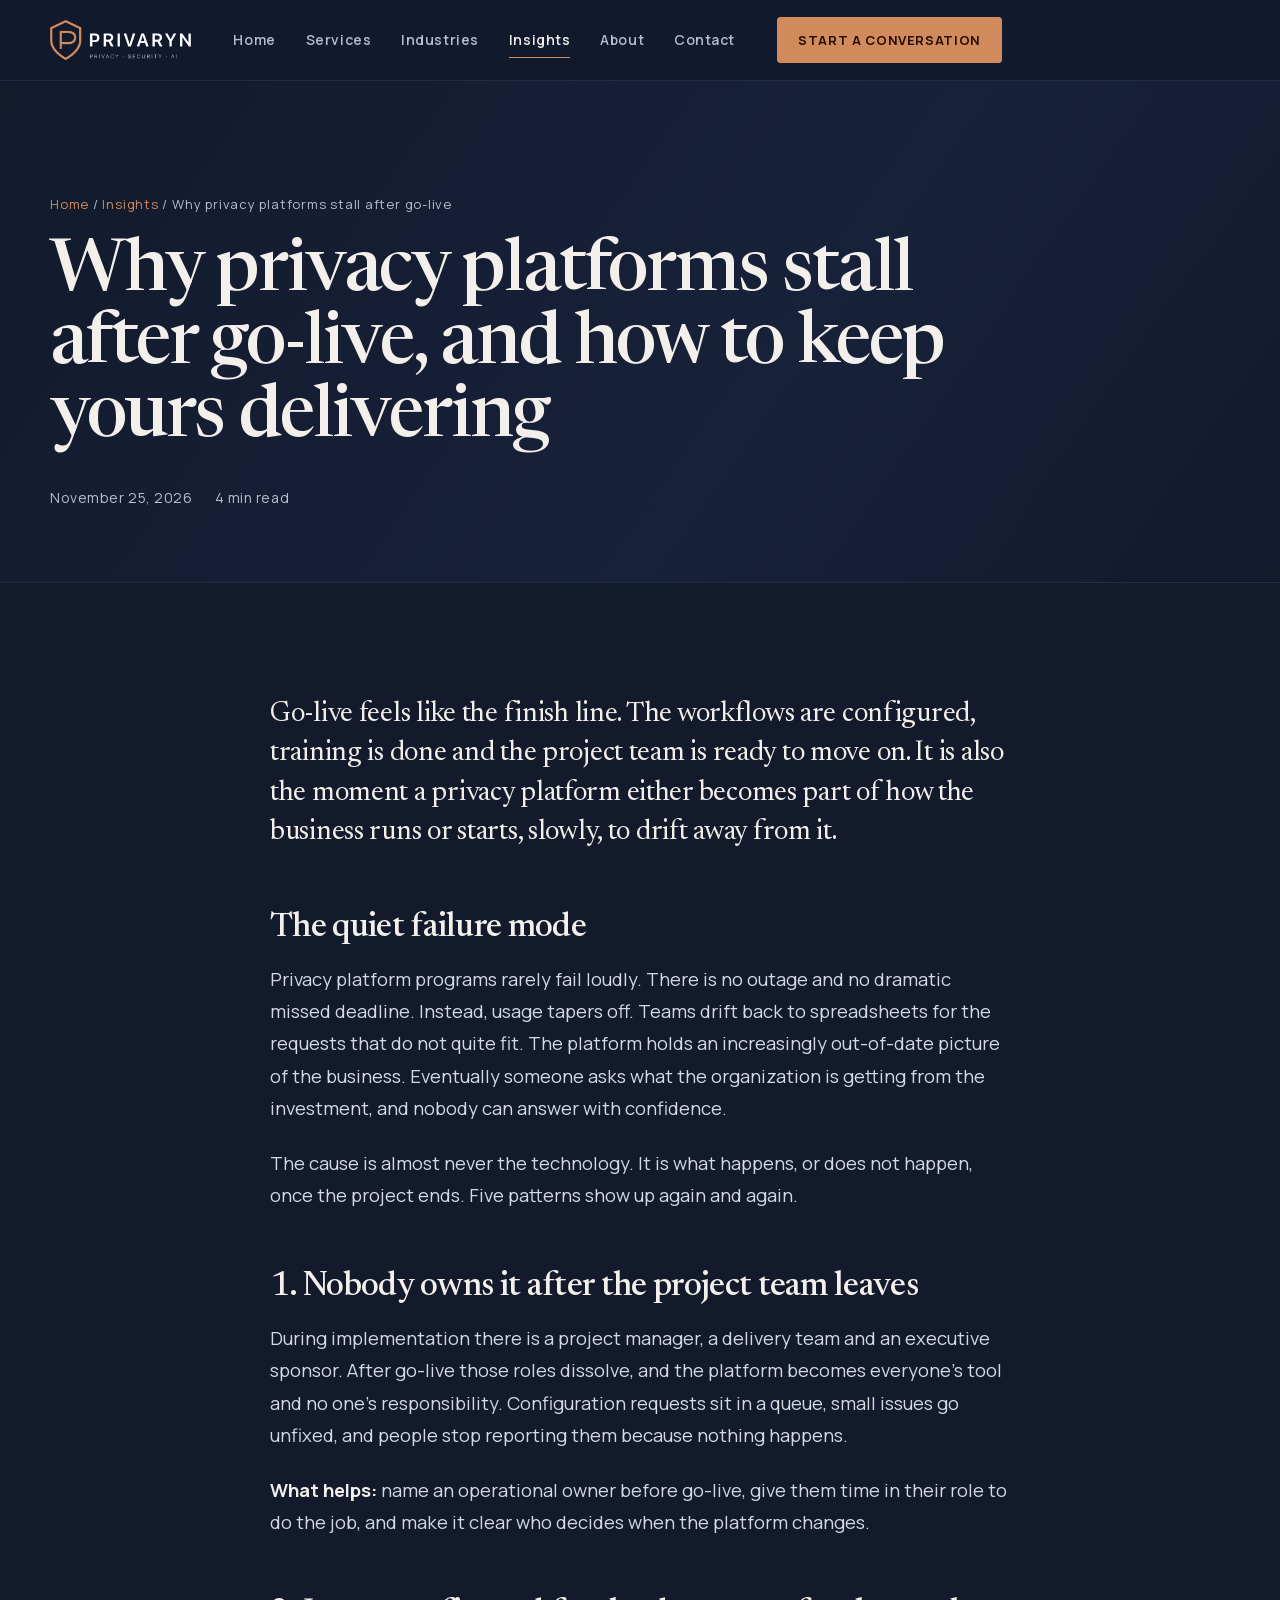
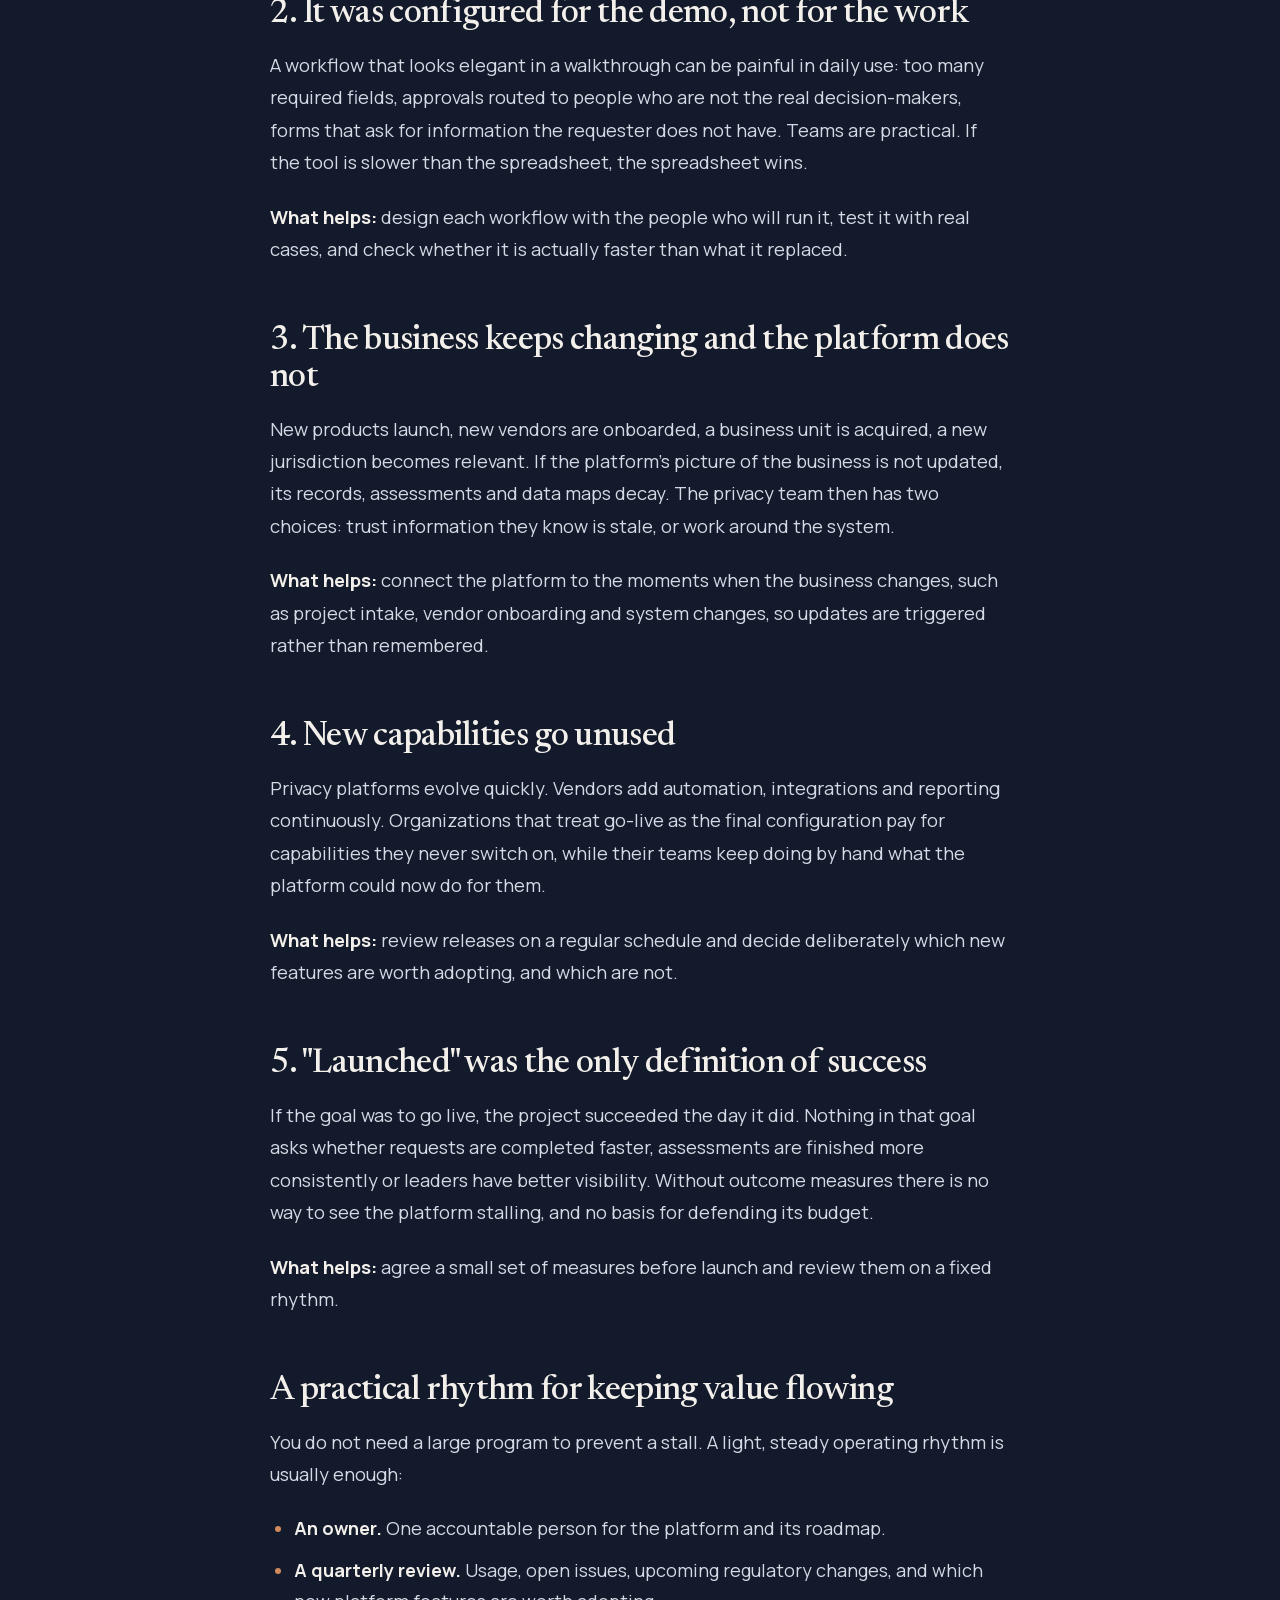
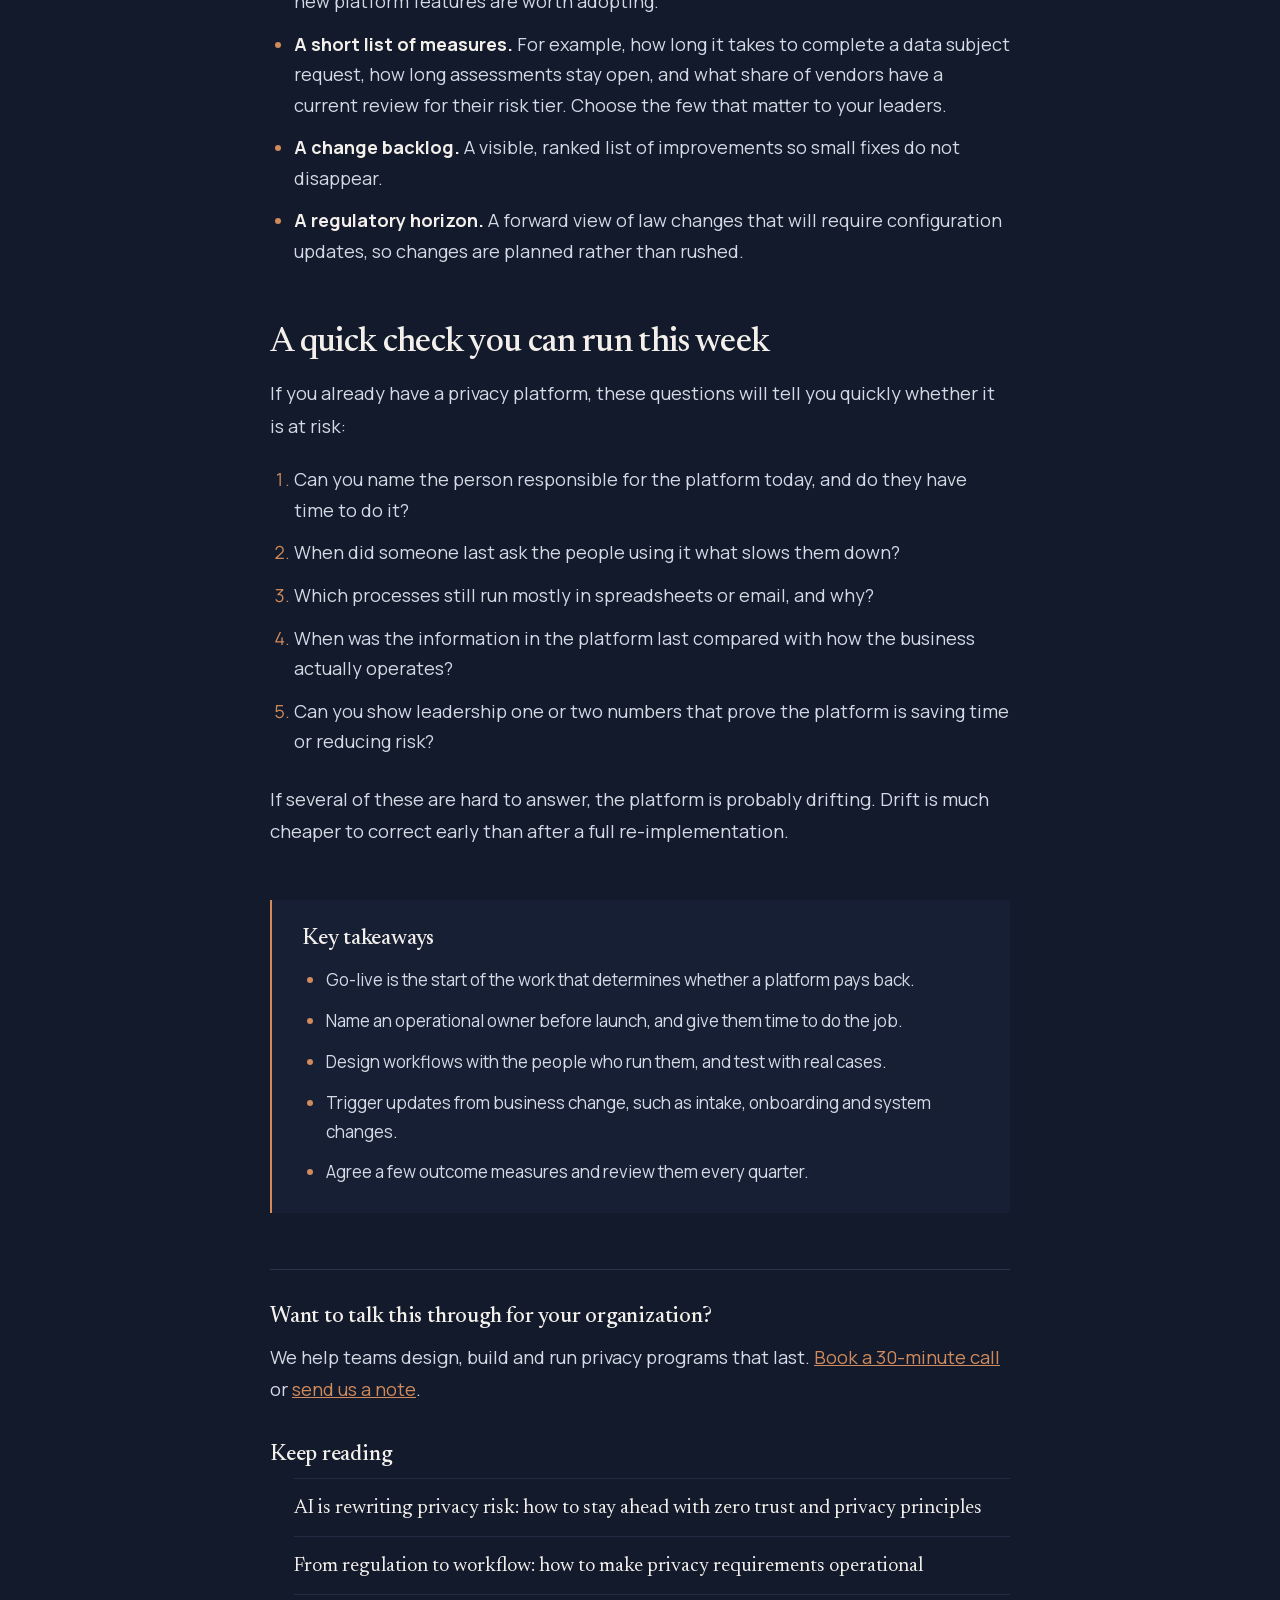
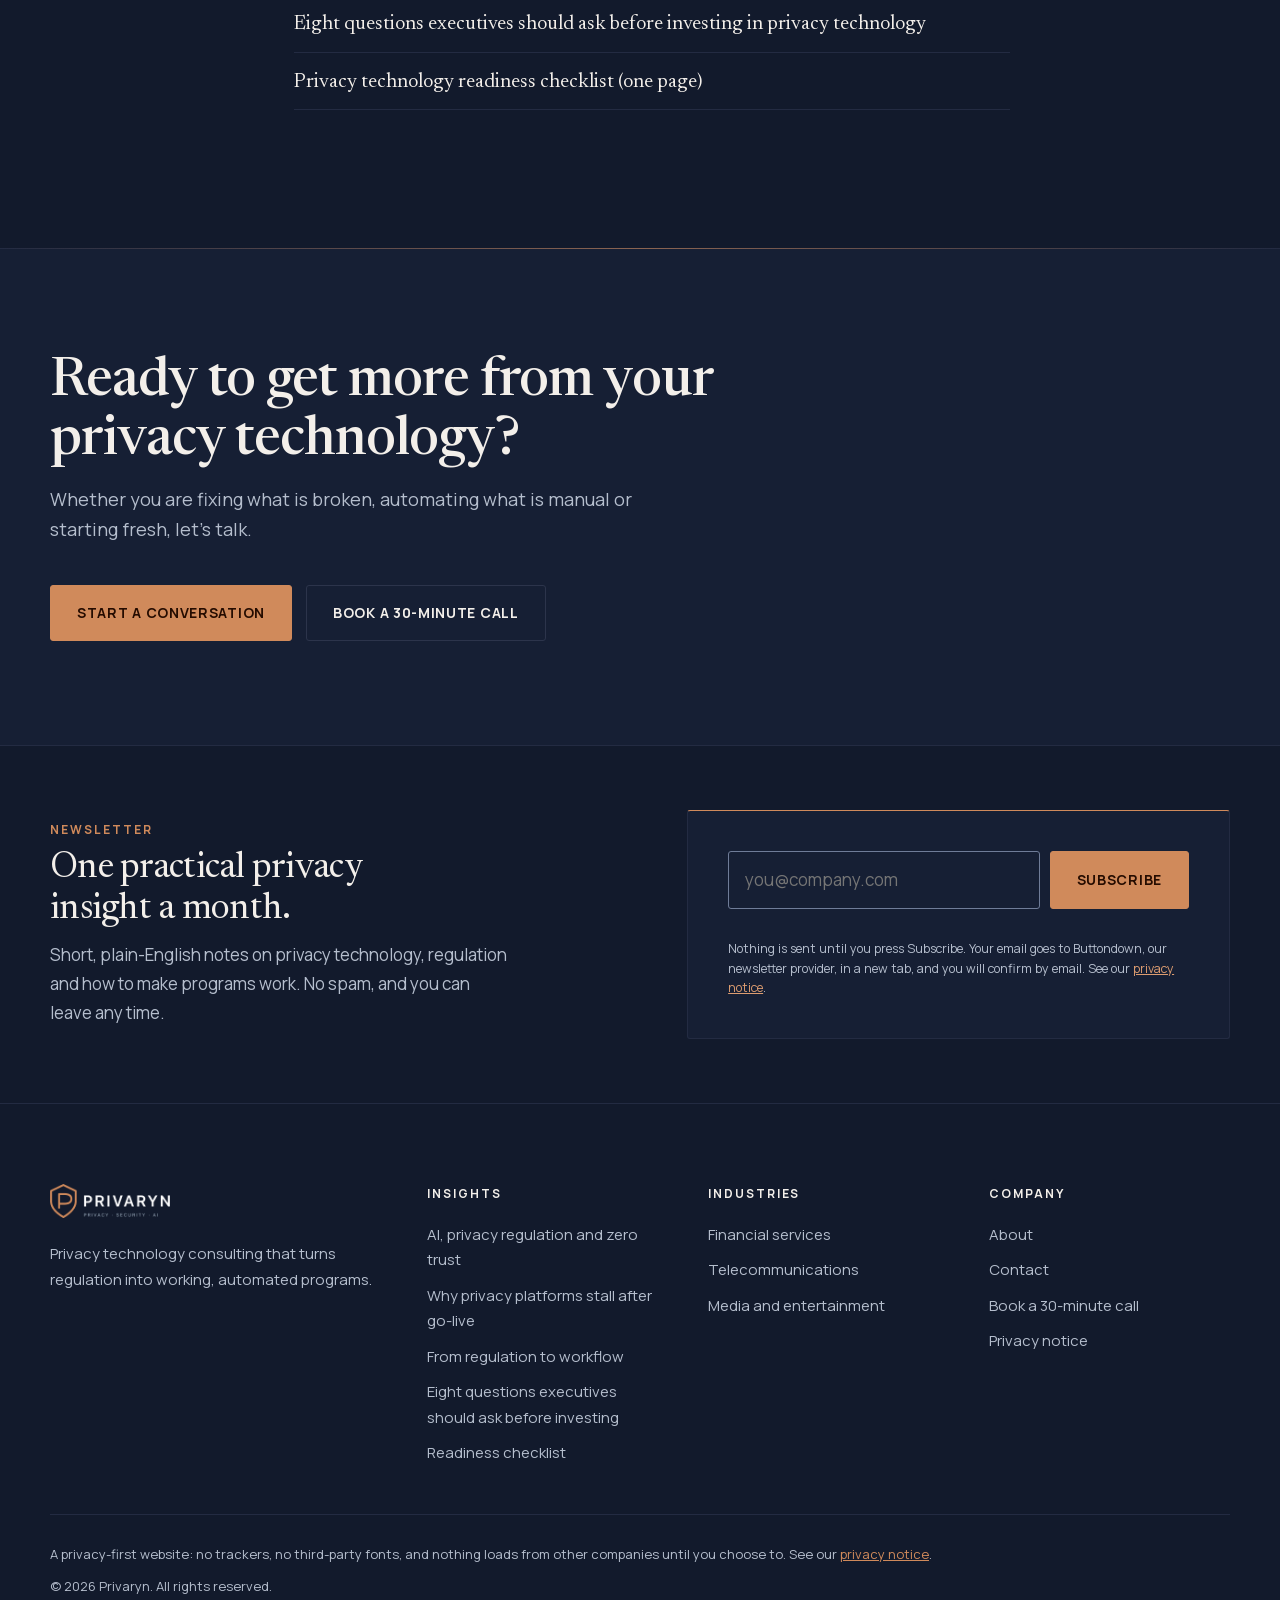
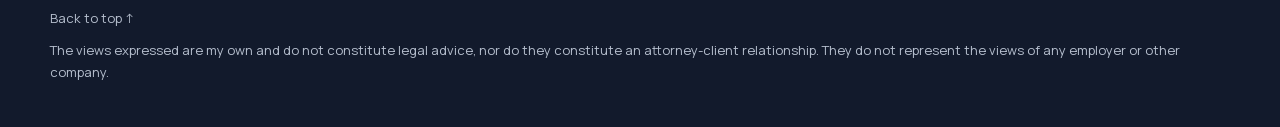
<file: insights/why-privacy-platforms-stall-after-go-live/index.html>
<!DOCTYPE html>
<html lang="en">
<head>
<meta charset="utf-8">
<meta name="viewport" content="width=device-width, initial-scale=1, viewport-fit=cover">
<title>Why privacy platforms stall after go-live, and how to keep yours delivering | Privaryn</title>
<meta name="description" content="Most privacy technology programs don&#x27;t fail at implementation. They fade afterward. Five patterns that cause it, and a practical way to prevent each one.">
<link rel="canonical" href="https://privarynadvisory.com/insights/why-privacy-platforms-stall-after-go-live/">
<meta name="theme-color" content="#121a2c">
<link rel="icon" href="/favicon.svg" type="image/svg+xml">
<link rel="icon" href="/favicon-32.png" sizes="32x32" type="image/png">
<link rel="apple-touch-icon" href="/apple-touch-icon.png">
<meta property="og:type" content="article">
<meta property="og:site_name" content="Privaryn">
<meta property="og:title" content="Why privacy platforms stall after go-live, and how to keep yours delivering">
<meta property="og:description" content="Most privacy technology programs don&#x27;t fail at implementation. They fade afterward. Five patterns that cause it, and a practical way to prevent each one.">
<meta property="og:url" content="https://privarynadvisory.com/insights/why-privacy-platforms-stall-after-go-live/">
<meta property="og:image" content="https://privarynadvisory.com/og-image.png">
<meta property="og:image:width" content="1200">
<meta property="og:image:height" content="630">
<meta name="twitter:card" content="summary_large_image">
<meta name="twitter:title" content="Why privacy platforms stall after go-live, and how to keep yours delivering">
<meta name="twitter:description" content="Most privacy technology programs don&#x27;t fail at implementation. They fade afterward. Five patterns that cause it, and a practical way to prevent each one.">
<meta name="twitter:image" content="https://privarynadvisory.com/og-image.png">
<link rel="preload" href="/fonts/manrope-latin.woff2" as="font" type="font/woff2" crossorigin>
<link rel="preload" href="/fonts/newsreader-latin.woff2" as="font" type="font/woff2" crossorigin>
<script>document.documentElement.classList.add("js")</script>
<link rel="stylesheet" href="/styles.css?v=14aa545e">
<script type="application/ld+json">{"@context": "https://schema.org", "@type": "Article", "headline": "Why privacy platforms stall after go-live, and how to keep yours delivering", "description": "Most privacy technology programs don't fail at implementation. They fade afterward. Five patterns that cause it, and a practical way to prevent each one.", "datePublished": "2026-11-25", "dateModified": "2026-11-25", "image": "https://privarynadvisory.com/og-image.png", "mainEntityOfPage": "https://privarynadvisory.com/insights/why-privacy-platforms-stall-after-go-live/", "author": {"@type": "Organization", "name": "Privaryn", "url": "https://privarynadvisory.com/"}, "publisher": {"@type": "Organization", "name": "Privaryn", "url": "https://privarynadvisory.com/", "logo": {"@type": "ImageObject", "url": "https://privarynadvisory.com/apple-touch-icon.png"}}}</script>
<script type="application/ld+json">{"@context": "https://schema.org", "@type": "BreadcrumbList", "itemListElement": [{"@type": "ListItem", "position": 1, "name": "Home", "item": "https://privarynadvisory.com/"}, {"@type": "ListItem", "position": 2, "name": "Insights", "item": "https://privarynadvisory.com/insights/"}, {"@type": "ListItem", "position": 3, "name": "Why privacy platforms stall after go-live", "item": "https://privarynadvisory.com/insights/why-privacy-platforms-stall-after-go-live/"}]}</script>
</head>
<body>
<a class="skip" href="#main">Skip to main content</a>
<header>
  <div class="wrap nav">
    <a class="brand" href="/" aria-label="Privaryn home"><img src="/logo.png" alt="Privaryn" width="184" height="52"></a>
    <button class="menu-btn" aria-expanded="false" aria-controls="primary" aria-label="Menu"><svg class="ic" viewBox="0 0 24 24" aria-hidden="true"><path d="M4 7h16M4 12h16M4 17h16"/></svg></button>
    <nav id="primary" aria-label="Primary">
      <ul>
        <li><a href="/">Home</a></li>
        <li><a href="/#services">Services</a></li>
        <li><a href="/#industries">Industries</a></li>
        <li><a href="/insights/" aria-current="page">Insights</a></li>
        <li><a href="/#about">About</a></li>
        <li><a href="/#contact">Contact</a></li>
      </ul>
    </nav>
    <a class="btn top" href="/#contact">Start a conversation</a>
  </div>
</header>

<main id="main">
  <div class="page-head article-head"><div class="wrap">
    <p class="crumbs"><a href="/">Home</a> / <a href="/insights/">Insights</a> / Why privacy platforms stall after go-live</p>
    <h1>Why privacy platforms stall after go-live, and how to keep yours delivering</h1>
    <p class="a-meta"><span>November 25, 2026</span><span>4 min read</span></p>
  </div></div>
  <section><div class="wrap"><article class="prose">

<p class="lede">Go-live feels like the finish line. The workflows are configured, training is done and the project team is ready to move on. It is also the moment a privacy platform either becomes part of how the business runs or starts, slowly, to drift away from it.</p>

<h2>The quiet failure mode</h2>
<p>Privacy platform programs rarely fail loudly. There is no outage and no dramatic missed deadline. Instead, usage tapers off. Teams drift back to spreadsheets for the requests that do not quite fit. The platform holds an increasingly out-of-date picture of the business. Eventually someone asks what the organization is getting from the investment, and nobody can answer with confidence.</p>
<p>The cause is almost never the technology. It is what happens, or does not happen, once the project ends. Five patterns show up again and again.</p>

<h2>1. Nobody owns it after the project team leaves</h2>
<p>During implementation there is a project manager, a delivery team and an executive sponsor. After go-live those roles dissolve, and the platform becomes everyone's tool and no one's responsibility. Configuration requests sit in a queue, small issues go unfixed, and people stop reporting them because nothing happens.</p>
<p><strong>What helps:</strong> name an operational owner before go-live, give them time in their role to do the job, and make it clear who decides when the platform changes.</p>

<h2>2. It was configured for the demo, not for the work</h2>
<p>A workflow that looks elegant in a walkthrough can be painful in daily use: too many required fields, approvals routed to people who are not the real decision-makers, forms that ask for information the requester does not have. Teams are practical. If the tool is slower than the spreadsheet, the spreadsheet wins.</p>
<p><strong>What helps:</strong> design each workflow with the people who will run it, test it with real cases, and check whether it is actually faster than what it replaced.</p>

<h2>3. The business keeps changing and the platform does not</h2>
<p>New products launch, new vendors are onboarded, a business unit is acquired, a new jurisdiction becomes relevant. If the platform's picture of the business is not updated, its records, assessments and data maps decay. The privacy team then has two choices: trust information they know is stale, or work around the system.</p>
<p><strong>What helps:</strong> connect the platform to the moments when the business changes, such as project intake, vendor onboarding and system changes, so updates are triggered rather than remembered.</p>

<h2>4. New capabilities go unused</h2>
<p>Privacy platforms evolve quickly. Vendors add automation, integrations and reporting continuously. Organizations that treat go-live as the final configuration pay for capabilities they never switch on, while their teams keep doing by hand what the platform could now do for them.</p>
<p><strong>What helps:</strong> review releases on a regular schedule and decide deliberately which new features are worth adopting, and which are not.</p>

<h2>5. "Launched" was the only definition of success</h2>
<p>If the goal was to go live, the project succeeded the day it did. Nothing in that goal asks whether requests are completed faster, assessments are finished more consistently or leaders have better visibility. Without outcome measures there is no way to see the platform stalling, and no basis for defending its budget.</p>
<p><strong>What helps:</strong> agree a small set of measures before launch and review them on a fixed rhythm.</p>

<h2>A practical rhythm for keeping value flowing</h2>
<p>You do not need a large program to prevent a stall. A light, steady operating rhythm is usually enough:</p>
<ul>
<li><strong>An owner.</strong> One accountable person for the platform and its roadmap.</li>
<li><strong>A quarterly review.</strong> Usage, open issues, upcoming regulatory changes, and which new platform features are worth adopting.</li>
<li><strong>A short list of measures.</strong> For example, how long it takes to complete a data subject request, how long assessments stay open, and what share of vendors have a current review for their risk tier. Choose the few that matter to your leaders.</li>
<li><strong>A change backlog.</strong> A visible, ranked list of improvements so small fixes do not disappear.</li>
<li><strong>A regulatory horizon.</strong> A forward view of law changes that will require configuration updates, so changes are planned rather than rushed.</li>
</ul>

<h2>A quick check you can run this week</h2>
<p>If you already have a privacy platform, these questions will tell you quickly whether it is at risk:</p>
<ol>
<li>Can you name the person responsible for the platform today, and do they have time to do it?</li>
<li>When did someone last ask the people using it what slows them down?</li>
<li>Which processes still run mostly in spreadsheets or email, and why?</li>
<li>When was the information in the platform last compared with how the business actually operates?</li>
<li>Can you show leadership one or two numbers that prove the platform is saving time or reducing risk?</li>
</ol>
<p>If several of these are hard to answer, the platform is probably drifting. Drift is much cheaper to correct early than after a full re-implementation.</p>

<div class="takeaways"><h3>Key takeaways</h3><ul><li>Go-live is the start of the work that determines whether a platform pays back.</li><li>Name an operational owner before launch, and give them time to do the job.</li><li>Design workflows with the people who run them, and test with real cases.</li><li>Trigger updates from business change, such as intake, onboarding and system changes.</li><li>Agree a few outcome measures and review them every quarter.</li></ul></div>
<div class="a-cta">
  <h3>Want to talk this through for your organization?</h3>
  <p>We help teams design, build and run privacy programs that last. <a href="https://calendly.com/sareen-dev/30min" target="_blank" rel="noopener noreferrer" aria-label="Book a 30-minute call (opens Calendly in a new tab)">Book a 30-minute call</a> or <a href="/#contact">send us a note</a>.</p>
</div>
<h3>Keep reading</h3>
<ul class="keep"><li><a href="/insights/ai-privacy-regulation-zero-trust/">AI is rewriting privacy risk: how to stay ahead with zero trust and privacy principles</a></li><li><a href="/insights/turning-privacy-regulation-into-workflows/">From regulation to workflow: how to make privacy requirements operational</a></li><li><a href="/insights/questions-executives-should-ask-before-investing-in-privacy-technology/">Eight questions executives should ask before investing in privacy technology</a></li><li><a href="/resources/privacy-technology-readiness-checklist/">Privacy technology readiness checklist (one page)</a></li></ul>
  </article></div></section>
</main>
<div class="cta">
  <div class="wrap">
    <div><h2>Ready to get more from your privacy technology?</h2><p>Whether you are fixing what is broken, automating what is manual or starting fresh, let's talk.</p></div>
    <div class="actions"><a class="btn dark" href="/#contact">Start a conversation</a><a class="btn ghost" href="https://calendly.com/sareen-dev/30min" target="_blank" rel="noopener noreferrer" aria-label="Book a 30-minute call (opens Calendly in a new tab)">Book a 30-minute call</a></div>
  </div>
</div>
<section class="nl" aria-labelledby="nl-h">
  <div class="wrap">
    <div class="nl-copy"><p class="kicker">Newsletter</p><h2 id="nl-h">One practical privacy insight a month.</h2><p>Short, plain-English notes on privacy technology, regulation and how to make programs work. No spam, and you can leave any time.</p></div>
    <form class="nl-form" action="https://buttondown.com/api/emails/embed-subscribe/privaryn" method="post" target="_blank">
      <label for="nl-email" class="sr-only">Email address</label>
      <div class="nl-row"><input id="nl-email" type="email" name="email" placeholder="you@company.com" autocomplete="email" required><button class="btn" type="submit">Subscribe</button></div>
      <input type="hidden" value="1" name="embed">
      <p class="nl-note">Nothing is sent until you press Subscribe. Your email goes to Buttondown, our newsletter provider, in a new tab, and you will confirm by email. See our <a href="/#privacy">privacy notice</a>.</p>
    </form>
  </div>
</section>
<footer>
  <div class="wrap">
    <div class="f-top">
      <div><img src="/logo.png" alt="Privaryn" width="120" height="34"><p>Privacy technology consulting that turns regulation into working, automated programs.</p></div>
      <div><p class="fh">Insights</p><ul><li><a href="/insights/ai-privacy-regulation-zero-trust/">AI, privacy regulation and zero trust</a></li><li><a href="/insights/why-privacy-platforms-stall-after-go-live/">Why privacy platforms stall after go-live</a></li><li><a href="/insights/turning-privacy-regulation-into-workflows/">From regulation to workflow</a></li><li><a href="/insights/questions-executives-should-ask-before-investing-in-privacy-technology/">Eight questions executives should ask before investing</a></li><li><a href="/resources/privacy-technology-readiness-checklist/">Readiness checklist</a></li></ul></div>
      <div><p class="fh">Industries</p><ul><li><a href="/industries/financial-services/">Financial services</a></li><li><a href="/industries/telecommunications/">Telecommunications</a></li><li><a href="/industries/media-entertainment/">Media and entertainment</a></li></ul></div>
      <div><p class="fh">Company</p><ul><li><a href="/#about">About</a></li><li><a href="/#contact">Contact</a></li><li><a href="https://calendly.com/sareen-dev/30min" target="_blank" rel="noopener noreferrer" aria-label="Book a 30-minute call (opens Calendly in a new tab)">Book a 30-minute call</a></li><li><a href="/#privacy">Privacy notice</a></li></ul></div>
    </div>
    <div class="f-bot">
      <p class="pf">A privacy-first website: no trackers, no third-party fonts, and nothing loads from other companies until you choose to. See our <a href="/#privacy">privacy notice</a>.</p>
      <p>&copy; 2026 Privaryn. All rights reserved.</p>
      <p><button type="button" class="linkbtn" onclick="window.scrollTo(0,0)">Back to top &uarr;</button></p>
      <p>The views expressed are my own and do not constitute legal advice, nor do they constitute an attorney-client relationship. They do not represent the views of any employer or other company.</p>
    </div>
  </div>
</footer>
<script>
(function(){var mb=document.querySelector(".menu-btn"),nav=document.getElementById("primary");if(mb&&nav)mb.addEventListener("click",function(){var o=nav.classList.toggle("open");mb.setAttribute("aria-expanded",o?"true":"false");});
if(!("IntersectionObserver" in window)||window.matchMedia("(prefers-reduced-motion: reduce)").matches)return;
var els=document.querySelectorAll(".cols>div,.list>div,.takeaways,.ins-item,.prose h2");
var io=new IntersectionObserver(function(es){es.forEach(function(e){if(e.isIntersecting){e.target.classList.add("in");io.unobserve(e.target);}});},{threshold:.1,rootMargin:"0px 0px -5% 0px"});
els.forEach(function(el){el.classList.add("rv");io.observe(el);});})();
</script>
</body>
</html>
</file>
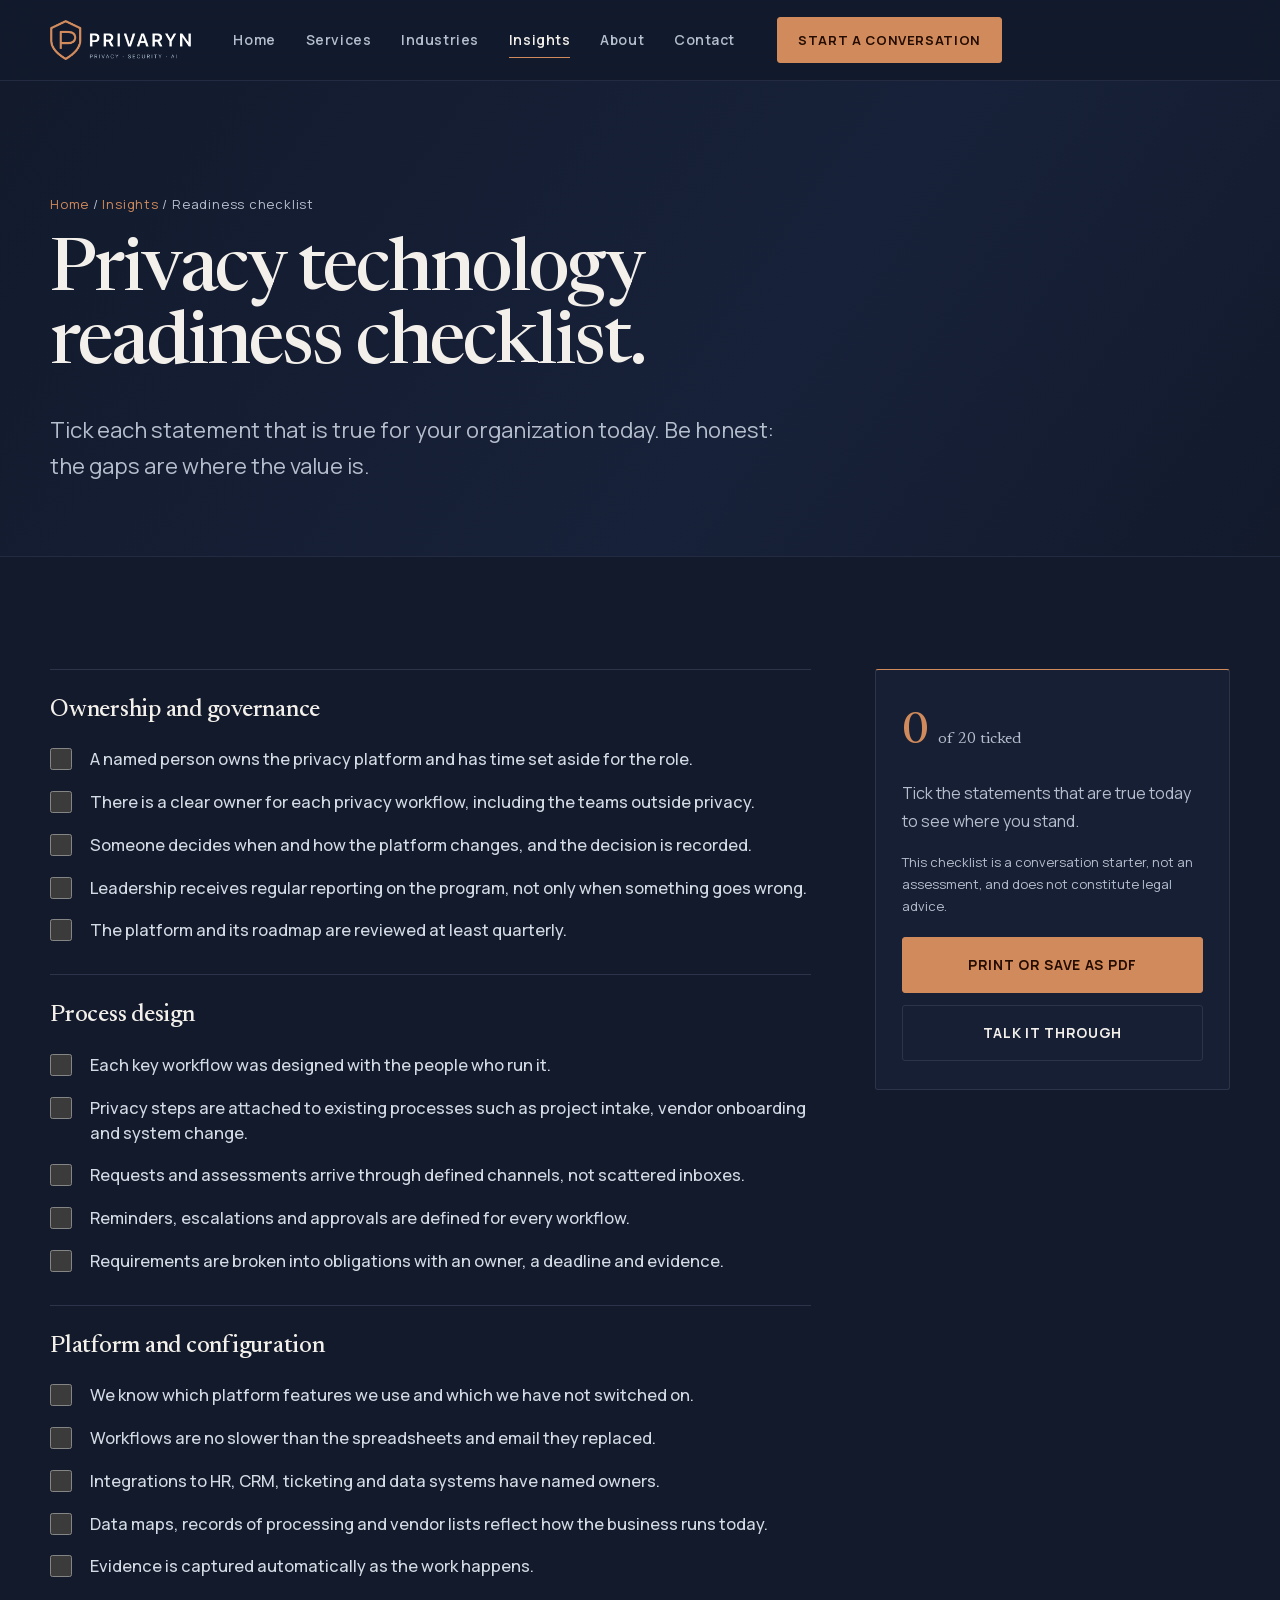
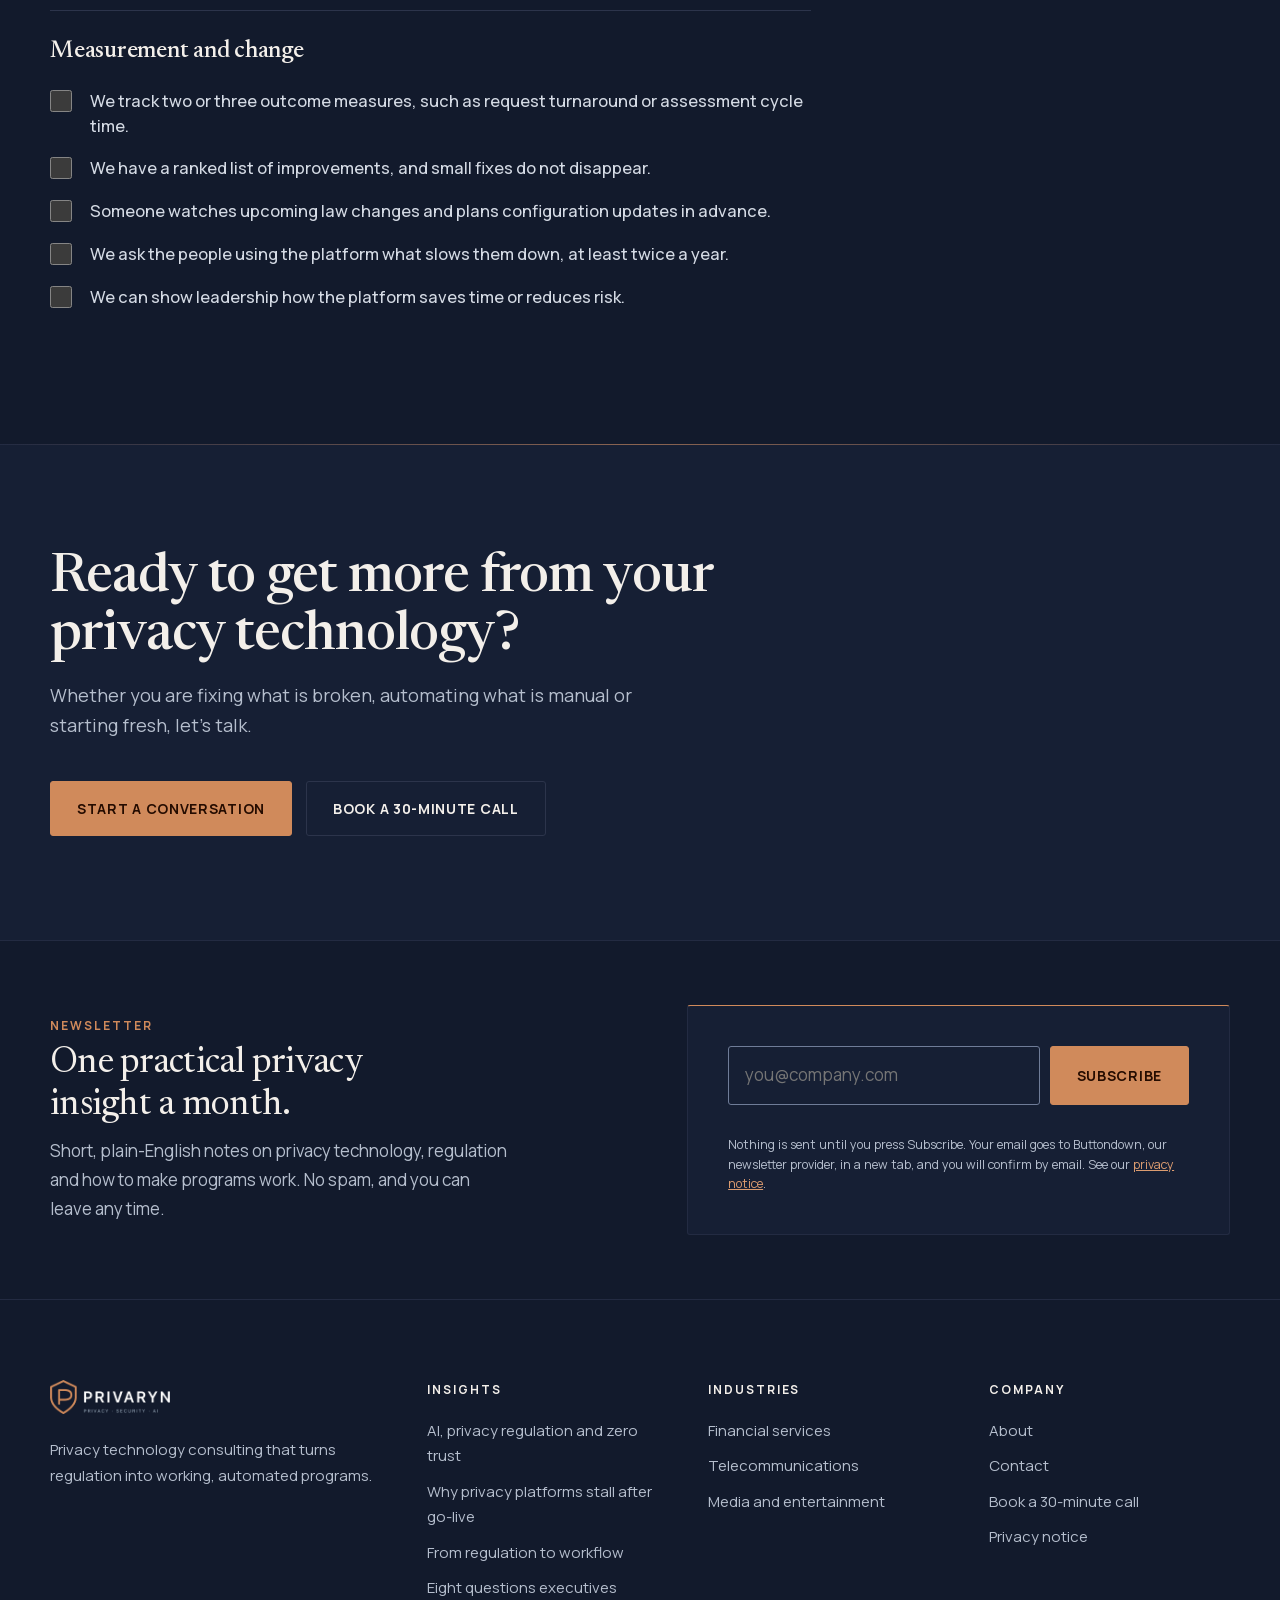
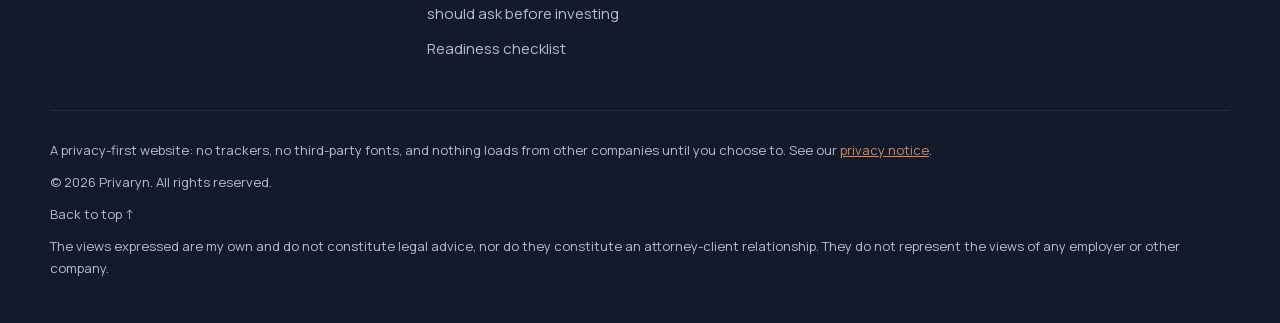
<file: resources/privacy-technology-readiness-checklist/index.html>
<!DOCTYPE html>
<html lang="en">
<head>
<meta charset="utf-8">
<meta name="viewport" content="width=device-width, initial-scale=1, viewport-fit=cover">
<title>Privacy technology readiness checklist | Privaryn</title>
<meta name="description" content="A one-page checklist to find out whether your privacy platform and program are set up to deliver, across ownership, process, configuration and measurement.">
<link rel="canonical" href="https://privarynadvisory.com/resources/privacy-technology-readiness-checklist/">
<meta name="theme-color" content="#121a2c">
<link rel="icon" href="/favicon.svg" type="image/svg+xml">
<link rel="icon" href="/favicon-32.png" sizes="32x32" type="image/png">
<link rel="apple-touch-icon" href="/apple-touch-icon.png">
<meta property="og:type" content="website">
<meta property="og:site_name" content="Privaryn">
<meta property="og:title" content="Privacy technology readiness checklist">
<meta property="og:description" content="A one-page checklist to find out whether your privacy platform and program are set up to deliver, across ownership, process, configuration and measurement.">
<meta property="og:url" content="https://privarynadvisory.com/resources/privacy-technology-readiness-checklist/">
<meta property="og:image" content="https://privarynadvisory.com/og-image.png">
<meta property="og:image:width" content="1200">
<meta property="og:image:height" content="630">
<meta name="twitter:card" content="summary_large_image">
<meta name="twitter:title" content="Privacy technology readiness checklist">
<meta name="twitter:description" content="A one-page checklist to find out whether your privacy platform and program are set up to deliver, across ownership, process, configuration and measurement.">
<meta name="twitter:image" content="https://privarynadvisory.com/og-image.png">
<link rel="preload" href="/fonts/manrope-latin.woff2" as="font" type="font/woff2" crossorigin>
<link rel="preload" href="/fonts/newsreader-latin.woff2" as="font" type="font/woff2" crossorigin>
<script>document.documentElement.classList.add("js")</script>
<link rel="stylesheet" href="/styles.css?v=14aa545e">
<script type="application/ld+json">{"@context": "https://schema.org", "@type": "WebPage", "name": "Privacy technology readiness checklist", "description": "A one-page checklist to find out whether your privacy platform and program are set up to deliver, across ownership, process, configuration and measurement.", "url": "https://privarynadvisory.com/resources/privacy-technology-readiness-checklist/", "author": {"@type": "Organization", "name": "Privaryn", "url": "https://privarynadvisory.com/"}, "publisher": {"@type": "Organization", "name": "Privaryn", "url": "https://privarynadvisory.com/", "logo": {"@type": "ImageObject", "url": "https://privarynadvisory.com/apple-touch-icon.png"}}, "datePublished": "2026-11-25"}</script>
<script type="application/ld+json">{"@context": "https://schema.org", "@type": "BreadcrumbList", "itemListElement": [{"@type": "ListItem", "position": 1, "name": "Home", "item": "https://privarynadvisory.com/"}, {"@type": "ListItem", "position": 2, "name": "Insights", "item": "https://privarynadvisory.com/insights/"}, {"@type": "ListItem", "position": 3, "name": "Readiness checklist", "item": "https://privarynadvisory.com/resources/privacy-technology-readiness-checklist/"}]}</script>
</head>
<body>
<a class="skip" href="#main">Skip to main content</a>
<header>
  <div class="wrap nav">
    <a class="brand" href="/" aria-label="Privaryn home"><img src="/logo.png" alt="Privaryn" width="184" height="52"></a>
    <button class="menu-btn" aria-expanded="false" aria-controls="primary" aria-label="Menu"><svg class="ic" viewBox="0 0 24 24" aria-hidden="true"><path d="M4 7h16M4 12h16M4 17h16"/></svg></button>
    <nav id="primary" aria-label="Primary">
      <ul>
        <li><a href="/">Home</a></li>
        <li><a href="/#services">Services</a></li>
        <li><a href="/#industries">Industries</a></li>
        <li><a href="/insights/" aria-current="page">Insights</a></li>
        <li><a href="/#about">About</a></li>
        <li><a href="/#contact">Contact</a></li>
      </ul>
    </nav>
    <a class="btn top" href="/#contact">Start a conversation</a>
  </div>
</header>

<main id="main">
  <div class="page-head"><div class="wrap">
    <div class="noprint"><p class="crumbs"><a href="/">Home</a> / <a href="/insights/">Insights</a> / Readiness checklist</p></div>
    <h1>Privacy technology readiness checklist.</h1>
    <p class="lead">Tick each statement that is true for your organization today. Be honest: the gaps are where the value is.</p>
  </div></div>
  <section><div class="wrap">
    <div class="cl-wrap">
      <div class="cl-grid">
<div class="cl-group"><h2>Ownership and governance</h2>
<label class="cl-item"><input type="checkbox" data-cl><span>A named person owns the privacy platform and has time set aside for the role.</span></label>
<label class="cl-item"><input type="checkbox" data-cl><span>There is a clear owner for each privacy workflow, including the teams outside privacy.</span></label>
<label class="cl-item"><input type="checkbox" data-cl><span>Someone decides when and how the platform changes, and the decision is recorded.</span></label>
<label class="cl-item"><input type="checkbox" data-cl><span>Leadership receives regular reporting on the program, not only when something goes wrong.</span></label>
<label class="cl-item"><input type="checkbox" data-cl><span>The platform and its roadmap are reviewed at least quarterly.</span></label>
</div>
<div class="cl-group"><h2>Process design</h2>
<label class="cl-item"><input type="checkbox" data-cl><span>Each key workflow was designed with the people who run it.</span></label>
<label class="cl-item"><input type="checkbox" data-cl><span>Privacy steps are attached to existing processes such as project intake, vendor onboarding and system change.</span></label>
<label class="cl-item"><input type="checkbox" data-cl><span>Requests and assessments arrive through defined channels, not scattered inboxes.</span></label>
<label class="cl-item"><input type="checkbox" data-cl><span>Reminders, escalations and approvals are defined for every workflow.</span></label>
<label class="cl-item"><input type="checkbox" data-cl><span>Requirements are broken into obligations with an owner, a deadline and evidence.</span></label>
</div>
<div class="cl-group"><h2>Platform and configuration</h2>
<label class="cl-item"><input type="checkbox" data-cl><span>We know which platform features we use and which we have not switched on.</span></label>
<label class="cl-item"><input type="checkbox" data-cl><span>Workflows are no slower than the spreadsheets and email they replaced.</span></label>
<label class="cl-item"><input type="checkbox" data-cl><span>Integrations to HR, CRM, ticketing and data systems have named owners.</span></label>
<label class="cl-item"><input type="checkbox" data-cl><span>Data maps, records of processing and vendor lists reflect how the business runs today.</span></label>
<label class="cl-item"><input type="checkbox" data-cl><span>Evidence is captured automatically as the work happens.</span></label>
</div>
<div class="cl-group"><h2>Measurement and change</h2>
<label class="cl-item"><input type="checkbox" data-cl><span>We track two or three outcome measures, such as request turnaround or assessment cycle time.</span></label>
<label class="cl-item"><input type="checkbox" data-cl><span>We have a ranked list of improvements, and small fixes do not disappear.</span></label>
<label class="cl-item"><input type="checkbox" data-cl><span>Someone watches upcoming law changes and plans configuration updates in advance.</span></label>
<label class="cl-item"><input type="checkbox" data-cl><span>We ask the people using the platform what slows them down, at least twice a year.</span></label>
<label class="cl-item"><input type="checkbox" data-cl><span>We can show leadership how the platform saves time or reduces risk.</span></label>
</div>
      </div>
      <div class="cl-score" aria-live="polite">
        <p class="cl-count"><strong id="cl-n">0</strong> of 20 ticked</p>
        <p id="cl-msg">Tick the statements that are true today to see where you stand.</p>
        <p class="cl-note">This checklist is a conversation starter, not an assessment, and does not constitute legal advice.</p>
        <div class="actions noprint"><button type="button" class="btn" onclick="window.print()">Print or save as PDF</button><a class="btn ghost" href="https://calendly.com/sareen-dev/30min" target="_blank" rel="noopener noreferrer" aria-label="Book a 30-minute call (opens Calendly in a new tab)">Talk it through</a></div>
        <p class="cl-print">Privaryn | privarynadvisory.com</p>
      </div>
    </div>
  </div></section>
</main>
<div class="noprint"><div class="cta">
  <div class="wrap">
    <div><h2>Ready to get more from your privacy technology?</h2><p>Whether you are fixing what is broken, automating what is manual or starting fresh, let's talk.</p></div>
    <div class="actions"><a class="btn dark" href="/#contact">Start a conversation</a><a class="btn ghost" href="https://calendly.com/sareen-dev/30min" target="_blank" rel="noopener noreferrer" aria-label="Book a 30-minute call (opens Calendly in a new tab)">Book a 30-minute call</a></div>
  </div>
</div>
</div>
<script>
(function(){var boxes=document.querySelectorAll("[data-cl]"),n=document.getElementById("cl-n"),m=document.getElementById("cl-msg"),t=20;
function upd(){var c=0;boxes.forEach(function(b){if(b.checked)c++;});n.textContent=c;
m.textContent=c===0?"Tick the statements that are true today to see where you stand.":c<=7?"Several foundations are missing. This is common, and it is the best time to fix them: start with ownership and one or two outcome measures.":c<=14?"You have a good base with some gaps. Focus on the unticked items in the group with the fewest ticks.":"You are in a strong position. Keep the rhythm going: quarterly reviews, a regulatory horizon and regular check-ins with the people using the platform.";}
boxes.forEach(function(b){b.addEventListener("change",upd);});upd();})();
</script>
<section class="nl" aria-labelledby="nl-h">
  <div class="wrap">
    <div class="nl-copy"><p class="kicker">Newsletter</p><h2 id="nl-h">One practical privacy insight a month.</h2><p>Short, plain-English notes on privacy technology, regulation and how to make programs work. No spam, and you can leave any time.</p></div>
    <form class="nl-form" action="https://buttondown.com/api/emails/embed-subscribe/privaryn" method="post" target="_blank">
      <label for="nl-email" class="sr-only">Email address</label>
      <div class="nl-row"><input id="nl-email" type="email" name="email" placeholder="you@company.com" autocomplete="email" required><button class="btn" type="submit">Subscribe</button></div>
      <input type="hidden" value="1" name="embed">
      <p class="nl-note">Nothing is sent until you press Subscribe. Your email goes to Buttondown, our newsletter provider, in a new tab, and you will confirm by email. See our <a href="/#privacy">privacy notice</a>.</p>
    </form>
  </div>
</section>
<footer>
  <div class="wrap">
    <div class="f-top">
      <div><img src="/logo.png" alt="Privaryn" width="120" height="34"><p>Privacy technology consulting that turns regulation into working, automated programs.</p></div>
      <div><p class="fh">Insights</p><ul><li><a href="/insights/ai-privacy-regulation-zero-trust/">AI, privacy regulation and zero trust</a></li><li><a href="/insights/why-privacy-platforms-stall-after-go-live/">Why privacy platforms stall after go-live</a></li><li><a href="/insights/turning-privacy-regulation-into-workflows/">From regulation to workflow</a></li><li><a href="/insights/questions-executives-should-ask-before-investing-in-privacy-technology/">Eight questions executives should ask before investing</a></li><li><a href="/resources/privacy-technology-readiness-checklist/">Readiness checklist</a></li></ul></div>
      <div><p class="fh">Industries</p><ul><li><a href="/industries/financial-services/">Financial services</a></li><li><a href="/industries/telecommunications/">Telecommunications</a></li><li><a href="/industries/media-entertainment/">Media and entertainment</a></li></ul></div>
      <div><p class="fh">Company</p><ul><li><a href="/#about">About</a></li><li><a href="/#contact">Contact</a></li><li><a href="https://calendly.com/sareen-dev/30min" target="_blank" rel="noopener noreferrer" aria-label="Book a 30-minute call (opens Calendly in a new tab)">Book a 30-minute call</a></li><li><a href="/#privacy">Privacy notice</a></li></ul></div>
    </div>
    <div class="f-bot">
      <p class="pf">A privacy-first website: no trackers, no third-party fonts, and nothing loads from other companies until you choose to. See our <a href="/#privacy">privacy notice</a>.</p>
      <p>&copy; 2026 Privaryn. All rights reserved.</p>
      <p><button type="button" class="linkbtn" onclick="window.scrollTo(0,0)">Back to top &uarr;</button></p>
      <p>The views expressed are my own and do not constitute legal advice, nor do they constitute an attorney-client relationship. They do not represent the views of any employer or other company.</p>
    </div>
  </div>
</footer>
<script>
(function(){var mb=document.querySelector(".menu-btn"),nav=document.getElementById("primary");if(mb&&nav)mb.addEventListener("click",function(){var o=nav.classList.toggle("open");mb.setAttribute("aria-expanded",o?"true":"false");});
if(!("IntersectionObserver" in window)||window.matchMedia("(prefers-reduced-motion: reduce)").matches)return;
var els=document.querySelectorAll(".cols>div,.list>div,.takeaways,.ins-item,.prose h2");
var io=new IntersectionObserver(function(es){es.forEach(function(e){if(e.isIntersecting){e.target.classList.add("in");io.unobserve(e.target);}});},{threshold:.1,rootMargin:"0px 0px -5% 0px"});
els.forEach(function(el){el.classList.add("rv");io.observe(el);});})();
</script>
</body>
</html>
</file>
<file: styles.css>
@font-face{font-family:"Manrope";font-style:normal;font-weight:400 700;font-display:swap;src:url(fonts/manrope-latin.woff2) format("woff2");unicode-range:U+0000-00FF,U+0131,U+0152-0153,U+02BB-02BC,U+02C6,U+02DA,U+02DC,U+0304,U+0308,U+0329,U+2000-206F,U+20AC,U+2122,U+2191,U+2193,U+2212,U+2215,U+FEFF,U+FFFD}
@font-face{font-family:"Newsreader";font-style:normal;font-weight:400 500;font-display:swap;src:url(fonts/newsreader-latin.woff2) format("woff2");unicode-range:U+0000-00FF,U+0131,U+0152-0153,U+02BB-02BC,U+02C6,U+02DA,U+02DC,U+0304,U+0308,U+0329,U+2000-206F,U+20AC,U+2122,U+2191,U+2193,U+2212,U+2215,U+FEFF,U+FFFD}
@font-face{font-family:"Newsreader";font-style:italic;font-weight:400;font-display:swap;src:url(fonts/newsreader-italic-latin.woff2) format("woff2");unicode-range:U+0000-00FF,U+0131,U+0152-0153,U+02BB-02BC,U+02C6,U+02DA,U+02DC,U+0304,U+0308,U+0329,U+2000-206F,U+20AC,U+2122,U+2191,U+2193,U+2212,U+2215,U+FEFF,U+FFFD}

:root{
  --bg:#121a2c;--bg-2:#161f34;--bg-3:#1b2540;--line:#232b42;--line-2:#2c344b;--field:#6f7c98;
  --text:#f3efea;--muted:#b5becd;--accent:#d08a5b;--accent-2:#dc9c70;--ink:#250c00;
  --serif:"Newsreader","Iowan Old Style","Georgia",serif;
  --sans:"Manrope",system-ui,-apple-system,"Segoe UI",Roboto,sans-serif;
  color-scheme:dark;box-sizing:border-box;
  padding-top:env(safe-area-inset-top,0px);padding-bottom:env(safe-area-inset-bottom,0px);
}
@media (prefers-color-scheme:dark){:root:not([data-theme="light"]){color-scheme:dark}}
:root[data-theme="dark"]{color-scheme:dark}
*,*::before,*::after{box-sizing:inherit}
html{scroll-padding-top:calc(env(safe-area-inset-top,0px) + 84px)}
body{margin:0;background:var(--bg);color:var(--text);font-family:var(--sans);font-size:17px;line-height:1.7;-webkit-font-smoothing:antialiased;text-rendering:optimizeLegibility}
body::before{content:"";position:fixed;inset:0 0 auto;height:env(safe-area-inset-top,0px);background:rgba(18,26,44,.94);backdrop-filter:blur(12px);z-index:30}
img,svg{max-width:100%}
a{color:inherit}
:focus-visible{outline:2px solid var(--accent);outline-offset:3px;border-radius:3px}
.wrap{width:min(1180px,100% - 48px);margin-inline:auto}
.ic{width:20px;height:20px;fill:none;stroke:currentColor;stroke-width:1.8;stroke-linecap:round;stroke-linejoin:round;flex:none}
p{margin:0}
h1,h2,h3{margin:0}
.eyebrow{font-size:13px;font-weight:700;letter-spacing:.18em;text-transform:uppercase;color:var(--accent);margin-bottom:26px;display:flex;align-items:center;gap:14px}
.eyebrow::before{content:"";width:34px;height:1px;background:var(--accent)}

.skip{position:absolute;left:16px;top:-80px;z-index:100;background:var(--accent);color:var(--ink);border:0;border-radius:3px;padding:12px 18px;font:inherit;font-weight:700;font-size:14px;cursor:pointer}
.skip:focus{top:calc(12px + env(safe-area-inset-top,0px))}
main:focus{outline:none}
/* header */
header{position:sticky;top:env(safe-area-inset-top,0px);z-index:20;background:rgba(18,26,44,.82);backdrop-filter:blur(14px);-webkit-backdrop-filter:blur(14px);border-bottom:1px solid var(--line)}
.nav{display:flex;align-items:center;gap:28px;min-height:80px}
.nav .brand img{height:40px;width:auto;display:block}
.nav ul{display:flex;gap:2px;list-style:none;margin:0 0 0 auto;padding:0}
.nav ul a{position:relative;display:block;text-decoration:none;color:var(--muted);font-weight:600;font-size:14px;letter-spacing:.04em;padding:10px 14px}
.nav ul a::after{content:"";position:absolute;left:14px;right:14px;bottom:4px;height:1px;background:var(--accent);transform:scaleX(0);transform-origin:left;transition:transform .3s ease}
.nav ul a:hover{color:var(--text)}
.nav ul a:hover::after,.nav ul a[aria-current="page"]::after{transform:scaleX(1)}
.nav ul a[aria-current="page"]{color:var(--text)}
.menu-btn{display:none;margin-left:auto;background:none;border:1px solid var(--line-2);color:var(--text);border-radius:4px;padding:8px;cursor:pointer}
.btn{display:inline-flex;align-items:center;gap:10px;background:var(--accent);color:var(--ink);font:inherit;font-weight:700;font-size:14px;letter-spacing:.05em;text-transform:uppercase;text-decoration:none;padding:15px 26px;border-radius:3px;border:1px solid var(--accent);cursor:pointer;transition:background .2s,border-color .2s,color .2s,transform .2s}
.btn:hover{background:var(--accent-2);border-color:var(--accent-2)}
.btn.ghost{background:transparent;color:var(--text);border-color:var(--line-2)}
.btn.ghost:hover{border-color:var(--accent);color:var(--accent)}
.btn.dark{background:var(--accent);color:var(--ink)}
.nav .btn.top{padding:11px 20px;font-size:13px}

/* views and sections */
[hidden]{display:none!important}
section{padding:112px 0}
section.alt{background:var(--bg-2);border-block:1px solid var(--line)}
h2{font-family:var(--serif);font-size:clamp(34px,4.2vw,56px);line-height:1.08;letter-spacing:-.02em;font-weight:500;max-width:20ch;margin-bottom:22px}
h3{font-family:var(--serif);font-size:26px;line-height:1.2;font-weight:500;letter-spacing:-.01em;margin-bottom:12px}
.sub{color:var(--muted);max-width:60ch;margin-bottom:64px;font-size:19px}
.head-row{display:flex;justify-content:space-between;align-items:end;gap:24px;flex-wrap:wrap;margin-bottom:64px}
.head-row .sub{margin-bottom:0}

/* hero */
@keyframes drift{0%{background-position:0% 50%}50%{background-position:100% 50%}100%{background-position:0% 50%}}
@keyframes rise{from{opacity:0;transform:translateY(28px)}to{opacity:1;transform:none}}
.hero{position:relative;overflow:hidden;min-height:min(86vh,820px);display:flex;align-items:center;padding:120px 0 96px;background:linear-gradient(125deg,#121a2c 0%,#172139 38%,#1b2036 62%,#121a2c 100%);background-size:260% 260%;animation:drift 24s ease-in-out infinite;border-bottom:1px solid var(--line)}
.hero>.wrap{width:min(1180px,100% - 48px)}
.hero .grid{display:grid;grid-template-columns:1.1fr .9fr;gap:40px;align-items:center}
h1{font-family:var(--serif);font-size:clamp(46px,7.2vw,92px);line-height:1.02;letter-spacing:-.028em;font-weight:500;margin-bottom:30px}
h1 em{font-style:italic;color:var(--accent);font-weight:400}
.lead{font-size:clamp(18px,2vw,22px);color:var(--muted);max-width:52ch;margin-bottom:44px;line-height:1.6}
.actions{display:flex;flex-wrap:wrap;gap:14px}
.hero .eyebrow,.hero h1,.hero .lead,.hero .actions{animation:rise 1s cubic-bezier(.2,.7,.2,1) both}
.hero h1{animation-delay:.12s}.hero .lead{animation-delay:.28s}.hero .actions{animation-delay:.42s}
@keyframes fadein{from{opacity:0}to{opacity:1}}
@keyframes fadeinbg{from{opacity:0}to{opacity:.55}}
.globe{display:block;width:100%;max-width:580px;aspect-ratio:1/1;justify-self:end;animation:fadein 1.8s .35s ease both}

.proof{display:grid;grid-template-columns:repeat(3,1fr);gap:40px;margin-top:96px;counter-reset:pf}
.proof div{counter-increment:pf;border-top:1px solid var(--line-2);padding-top:22px}
.proof div::before{content:"0" counter(pf);display:block;font-family:var(--serif);font-size:15px;letter-spacing:.12em;color:var(--accent);margin-bottom:12px}
.proof strong{display:block;font-family:var(--serif);font-weight:500;font-size:21px;line-height:1.3;margin-bottom:8px}
.proof span{color:var(--muted);font-size:15px}

/* problem columns */
.cols{display:grid;grid-template-columns:repeat(3,1fr);gap:56px}
.cols>div{border-top:1px solid var(--line-2);padding-top:26px;position:relative}
.cols>div::before{content:"";position:absolute;left:0;top:-1px;width:44px;height:2px;background:var(--accent)}
.cols p{color:var(--muted);font-size:16px}

/* cards: editorial columns, not boxes */
.cards{display:grid;grid-template-columns:repeat(4,1fr);gap:48px 40px;counter-reset:c}
.cards.two{grid-template-columns:repeat(2,1fr)}
.card{counter-increment:c;display:flex;flex-direction:column;gap:6px;border-top:1px solid var(--line-2);padding-top:26px;transition:border-color .3s}
.card::before{content:"0" counter(c);font-family:var(--serif);font-size:15px;letter-spacing:.12em;color:var(--accent);margin-bottom:16px}
.card:hover{border-top-color:var(--accent)}
.card p{color:var(--muted);font-size:16px}
.cap-label{margin-top:30px;margin-bottom:6px;font-size:12px;font-weight:700;letter-spacing:.18em;text-transform:uppercase;color:var(--accent)}
.card .cap-label{font-size:12px;color:var(--muted)}
.cards.two .cap-label{margin-top:auto;padding-top:30px}
.ticks{list-style:none;margin:0;padding:0;display:block;border-top:1px solid var(--line-2)}
.ticks li{position:relative;padding:15px 0 15px 30px;border-bottom:1px solid var(--line);font-size:16px;line-height:1.45;color:var(--text);transition:padding-left .25s ease}
.ticks li::before{content:"";position:absolute;left:3px;top:50%;width:7px;height:7px;margin-top:-3.5px;background:var(--accent);transform:rotate(45deg);transition:transform .25s ease}
.ticks li:hover{padding-left:36px}
.ticks li:hover::before{transform:rotate(45deg) scale(1.25)}

.pillars{display:grid;grid-template-columns:repeat(3,1fr);gap:40px;margin-bottom:72px}
.pillars div{border-left:1px solid var(--accent);padding-left:20px;font-family:var(--serif);font-size:22px;font-weight:500;line-height:1.3}
.pillars span{display:block;color:var(--muted);font-family:var(--sans);font-weight:500;font-size:15px;margin-top:6px;line-height:1.5}

/* testimonials */
.quote-box{position:relative;border-left:2px solid var(--accent);padding:6px 0 6px clamp(24px,4vw,56px);max-width:960px}
.quote-box blockquote{margin:0 0 32px;font-family:var(--serif);font-size:clamp(26px,3.4vw,42px);line-height:1.22;font-weight:400;letter-spacing:-.015em;font-style:italic}
.quote-box .who{display:flex;align-items:center;gap:14px;color:var(--muted);font-size:15px;letter-spacing:.04em}
.quote-box .who b{display:grid;place-items:center;width:38px;height:38px;border-radius:50%;border:1px solid var(--accent);color:var(--accent);font-weight:600;font-size:14px}
.q-ctrl{display:flex;align-items:center;gap:12px;margin-top:36px}
.q-ctrl button{background:none;border:1px solid var(--line-2);color:var(--text);border-radius:50%;width:42px;height:42px;display:grid;place-items:center;cursor:pointer;transition:border-color .2s}
.q-ctrl button:hover{border-color:var(--accent)}
.q-ctrl span{color:var(--muted);font-size:14px;min-width:44px;text-align:center;letter-spacing:.08em}

/* journey */
.journey{display:grid;grid-template-columns:.9fr 1.1fr;gap:88px;align-items:start}
.list{display:grid;gap:0;counter-reset:l}
.list>div{counter-increment:l;display:grid;grid-template-columns:48px 1fr;gap:12px;padding:30px 0;border-top:1px solid var(--line-2)}
.list>div:last-child{border-bottom:1px solid var(--line-2)}
.list>div::before{content:"0" counter(l);font-family:var(--serif);font-size:16px;letter-spacing:.1em;color:var(--accent);padding-top:2px}
.list p{color:var(--muted);font-size:16px}

/* industries */
.inds{display:grid;grid-template-columns:repeat(2,1fr);gap:0 56px}
.ind{display:flex;gap:20px;border-top:1px solid var(--line-2);padding:30px 0}
.ind p{color:var(--muted);font-size:16px}

/* page head */
.page-head{padding:112px 0 72px;background:linear-gradient(125deg,#121a2c 0%,#172139 60%,#121a2c 100%);border-bottom:1px solid var(--line)}
.page-head h1{font-size:clamp(40px,5.6vw,72px);max-width:18ch}
.page-head .lead{margin-bottom:0}

/* platforms */
.chips{display:flex;flex-wrap:wrap;gap:12px;list-style:none;margin:0;padding:0}
.chips li{display:flex;align-items:center;gap:10px;border:1px solid var(--line-2);border-radius:3px;padding:12px 22px;font-weight:600;letter-spacing:.03em;font-size:15px}

/* about */
.about{display:grid;grid-template-columns:1.1fr .9fr;gap:88px;align-items:start}
.about p{color:var(--muted)}
.about p+p{margin-top:18px}
.fact{border-top:1px solid var(--accent);background:var(--bg-2);padding:8px 30px;display:grid;gap:0}
.fact div{display:flex;gap:14px;padding:22px 0;border-bottom:1px solid var(--line)}
.fact div:last-child{border-bottom:0}
.fact strong{font-family:var(--serif);font-weight:500;font-size:19px;display:block;margin-bottom:2px}
.fact span{display:block;color:var(--muted);font-size:15px}

/* contact */
.contact-grid{display:grid;grid-template-columns:1.2fr .8fr;gap:64px;align-items:start}
form{display:grid;gap:20px;background:var(--bg-2);border:1px solid var(--line);border-top:1px solid var(--accent);border-radius:3px;padding:clamp(24px,4vw,40px)}
.fr{display:grid;grid-template-columns:1fr 1fr;gap:20px}
label{display:grid;gap:8px;font-weight:600;font-size:14px;letter-spacing:.03em}
input,select,textarea{font:inherit;font-size:16px;color:var(--text);background:var(--bg);border:1px solid var(--field);border-radius:3px;padding:13px 14px;width:100%}
input:focus,select:focus,textarea:focus{outline:none;border-color:var(--accent)}
textarea{min-height:150px;resize:vertical}
.note{color:var(--muted);font-size:14px}

/* CTA band */
.cta{background:var(--bg-2);border-top:1px solid var(--line);padding:104px 0;position:relative}
.cta::before{content:"";position:absolute;left:0;right:0;top:-1px;height:1px;background:linear-gradient(90deg,transparent,var(--accent),transparent);opacity:.6}
.cta .wrap{display:flex;justify-content:space-between;align-items:center;gap:40px;flex-wrap:wrap}
.cta h2{margin-bottom:14px;max-width:22ch}
.cta p{max-width:56ch;font-size:18px;color:var(--muted)}

/* legal */
.legal{max-width:760px}
.legal h2{font-size:28px;letter-spacing:-.01em;margin:48px 0 14px;max-width:none}
.legal h2:first-child{margin-top:0}
.legal p,.legal li{color:var(--muted)}
.legal p+p{margin-top:14px}
.legal ul{padding-left:20px;margin:12px 0 0;display:grid;gap:8px}
.legal a{color:var(--accent)}

/* cookie banner */
.cookie{position:fixed;left:16px;right:16px;bottom:calc(16px + env(safe-area-inset-bottom,0px));z-index:50;max-width:460px;background:var(--bg-3);border:1px solid var(--line-2);border-top:1px solid var(--accent);border-radius:3px;padding:22px;box-shadow:0 18px 50px rgba(0,0,0,.5)}
.cookie[hidden]{display:none}
.cookie h3{font-size:20px;margin-bottom:6px}
.cookie p{color:var(--muted);font-size:15px}
.cookie p a{color:var(--accent)}
.ck-row{display:flex;flex-wrap:wrap;gap:10px;margin-top:16px}
.ck-row .btn{padding:10px 16px;font-size:12px}
.ck-prefs{margin-top:16px;border-top:1px solid var(--line);padding-top:14px;display:grid;gap:12px}
.ck-prefs[hidden]{display:none}
.ck-opt{display:flex;justify-content:space-between;align-items:center;gap:16px;font-weight:600;font-size:15px;letter-spacing:0}
.ck-opt span{display:block;color:var(--muted);font-weight:500;font-size:13px}
.ck-opt input{width:22px;height:22px;accent-color:var(--accent);flex:none}
.linkbtn{background:none;border:0;padding:0;font:inherit;color:inherit;cursor:pointer;text-align:left}
.linkbtn:hover{color:var(--accent)}

/* footer */
footer{padding:80px 0 44px;color:var(--muted);font-size:15px;border-top:1px solid var(--line)}
.f-top{display:grid;grid-template-columns:1.4fr 1fr 1fr 1fr;gap:40px;padding-bottom:48px;border-bottom:1px solid var(--line)}
.f-top img{height:34px;width:auto;margin-bottom:16px}
.f-top h4{color:var(--text);font-size:12px;letter-spacing:.16em;text-transform:uppercase;margin:0 0 18px}
.f-top ul{list-style:none;margin:0;padding:0;display:grid;gap:10px}
.f-top a{text-decoration:none}
.f-top a:hover{color:var(--accent)}
.f-bot{padding-top:28px;display:grid;gap:10px;font-size:13px}

/* faq */
.faq-grid{display:grid;grid-template-columns:.8fr 1.2fr;gap:88px;align-items:start}
.faq-grid h2{max-width:14ch}
.faq details{border-top:1px solid var(--line-2)}
.faq details:last-child{border-bottom:1px solid var(--line-2)}
.faq summary{list-style:none;cursor:pointer;display:flex;justify-content:space-between;align-items:center;gap:24px;padding:26px 0;font-family:var(--serif);font-size:clamp(20px,2.1vw,25px);line-height:1.25;letter-spacing:-.01em;transition:color .2s}
.faq summary::-webkit-details-marker{display:none}
.faq summary::after{content:"+";flex:none;font-family:var(--sans);font-weight:300;font-size:30px;line-height:1;color:var(--accent);transition:transform .3s ease}
.faq details[open] summary::after{transform:rotate(45deg)}
.faq summary:hover{color:var(--accent)}
.faq details p{color:var(--muted);padding:0 48px 28px 0;max-width:66ch;font-size:16.5px}

/* privacy news dock */
.newsdock{position:fixed;right:20px;bottom:calc(20px + env(safe-area-inset-bottom,0px));z-index:40;display:flex;flex-direction:column;align-items:flex-end;gap:12px}
.cookie:not([hidden])~.newsdock{display:none}
.newstab{display:inline-flex;align-items:center;gap:10px;background:var(--bg-3);color:var(--text);border:1px solid var(--line-2);border-top:1px solid var(--accent);border-radius:3px;padding:12px 18px;font:inherit;font-weight:700;font-size:12px;letter-spacing:.14em;text-transform:uppercase;cursor:pointer;box-shadow:0 10px 30px rgba(0,0,0,.4);transition:border-color .2s,background .2s}
.newstab:hover{border-color:var(--accent);background:var(--bg-2)}
.nt-dot{width:8px;height:8px;border-radius:50%;background:var(--accent);box-shadow:0 0 0 0 rgba(208,138,91,.6);animation:ping 2.4s ease-out infinite}
.nt-ic{display:none;fill:none;stroke:currentColor;stroke-width:1.8;stroke-linecap:round;stroke-linejoin:round}
.newsdock{transition:opacity .3s ease,transform .3s ease}
.newsdock.hold{opacity:0;pointer-events:none;transform:translateY(12px)}
@media (max-width:860px){
  .newsdock{right:16px;bottom:calc(16px + env(safe-area-inset-bottom,0px))}
  .newstab{position:relative;width:48px;height:48px;padding:0;justify-content:center;border-radius:50%;border-top-color:var(--line-2)}
  .newstab .nt-label{display:none}
  .newstab .nt-ic{display:block}
  .newstab .nt-dot{position:absolute;top:8px;right:8px;width:9px;height:9px}
  .newspanel{width:calc(100vw - 32px);max-height:min(66vh,520px)}
}
@keyframes ping{0%{box-shadow:0 0 0 0 rgba(208,138,91,.55)}70%{box-shadow:0 0 0 9px rgba(208,138,91,0)}100%{box-shadow:0 0 0 0 rgba(208,138,91,0)}}
.newspanel{width:min(400px,calc(100vw - 40px));max-height:min(70vh,560px);overflow:auto;background:var(--bg-3);border:1px solid var(--line-2);border-top:1px solid var(--accent);border-radius:3px;box-shadow:0 24px 60px rgba(0,0,0,.55);animation:rise .35s cubic-bezier(.2,.7,.2,1) both}
.np-head{display:flex;justify-content:space-between;align-items:flex-start;gap:16px;padding:20px 22px 14px;border-bottom:1px solid var(--line)}
.np-head h3{font-size:22px;margin:0 0 2px}
.np-head p{color:var(--muted);font-size:13px;letter-spacing:.04em}
.np-close{background:none;border:1px solid var(--line-2);color:var(--text);width:34px;height:34px;border-radius:50%;font-size:22px;line-height:1;cursor:pointer;flex:none}
.np-close:hover{border-color:var(--accent);color:var(--accent)}
.newspanel ul{list-style:none;margin:0;padding:0}
.newspanel li{border-bottom:1px solid var(--line)}
.newspanel li a{display:block;padding:16px 22px;text-decoration:none;transition:background .2s}
.newspanel li a:hover{background:rgba(208,138,91,.06)}
.newspanel li a:hover .n-title{color:var(--accent)}
.n-meta{display:block;font-size:11px;font-weight:700;letter-spacing:.14em;text-transform:uppercase;color:var(--accent);margin-bottom:5px}
.n-meta span{color:var(--muted);font-weight:500;letter-spacing:.04em;text-transform:none;font-size:12px;margin-left:8px}
.n-title{display:block;font-family:var(--serif);font-size:17px;line-height:1.3;transition:color .2s}
.np-note{padding:14px 22px 18px;color:var(--muted);font-size:12px;line-height:1.5}

/* scroll reveal (only when JS is running) */
.js .rv{opacity:0;transform:translateY(22px);transition:opacity .8s cubic-bezier(.2,.7,.2,1),transform .8s cubic-bezier(.2,.7,.2,1)}
.js .rv.in{opacity:1;transform:none}

@media (max-width:980px){
  .cards{grid-template-columns:repeat(2,1fr)}
  .f-top{grid-template-columns:1fr 1fr}
  .globe{max-width:460px}
}
@media (max-width:860px){
  .menu-btn{display:block}
  .nav{flex-wrap:wrap;min-height:72px}
  .nav nav{order:3;width:100%;display:none;padding-bottom:14px}
  .nav nav.open{display:block}
  .nav ul{flex-direction:column;margin:0}
  .nav ul a{padding:12px 0}
  .nav ul a::after{left:0;right:auto;width:28px}
  .nav .btn.top{display:none}
  .hero{min-height:0;padding:72px 0 72px}
  .hero .grid,.journey,.about,.contact-grid,.faq-grid{grid-template-columns:1fr;gap:48px}
  .hero .grid{position:relative}
  .hero .grid>div{position:relative;z-index:1}
  .globe{position:absolute;left:50%;top:50%;width:min(135vw,620px);max-width:none;transform:translate(-50%,-50%);z-index:0;pointer-events:none;margin:0;justify-self:auto;opacity:.55;animation:fadeinbg 1.8s .35s ease both}
  .proof{grid-template-columns:1fr;margin-top:64px;gap:28px}
  .cols,.pillars,.inds,.cards.two{grid-template-columns:1fr}
  .cols{gap:40px}
  .fr{grid-template-columns:1fr}
  section{padding:72px 0}
  .page-head{padding:72px 0 48px}
  .cta{padding:72px 0}
}
@media (max-width:560px){.cards{grid-template-columns:1fr}.f-top{grid-template-columns:1fr}.wrap{width:min(1180px,100% - 40px)}}
@media (prefers-reduced-motion:reduce){
  .hero{animation:none}
  .hero .eyebrow,.hero h1,.hero .lead,.hero .actions{animation:none}
  .globe{animation:none}
  .js .rv{opacity:1;transform:none;transition:none}
  .btn,.card,.nav ul a::after,.ticks li,.ticks li::before,.faq summary,.faq summary::after{transition:none}
  .nt-dot,.newspanel{animation:none}
  .newsdock{transition:none}
}

/* ---- articles, resources and sector pages ---- */
.crumbs{font-size:13px;letter-spacing:.06em;color:var(--muted);margin-bottom:22px}
.crumbs a{color:var(--accent);text-decoration:none}
.crumbs a:hover{text-decoration:underline}
.article-head h1{max-width:22ch}
.a-meta{display:flex;flex-wrap:wrap;gap:8px 22px;margin-top:26px;color:var(--muted);font-size:14px;letter-spacing:.04em}
.prose{max-width:740px;margin-inline:auto}
.prose .lede{font-family:var(--serif);font-size:clamp(22px,2.6vw,28px);line-height:1.4;color:var(--text);margin:0 0 36px;letter-spacing:-.01em}
.prose p{color:#d4dae4;font-size:18.5px;line-height:1.75;margin:0 0 22px}
.prose h2{font-size:clamp(26px,3vw,34px);max-width:none;margin:58px 0 16px}
.prose h3{font-size:22px;margin:36px 0 10px}
.prose ul,.prose ol{color:#d4dae4;font-size:18px;line-height:1.7;padding-left:24px;margin:0 0 26px;display:grid;gap:12px}
.prose li::marker{color:var(--accent)}
.prose strong{color:var(--text)}
.prose a{color:var(--accent)}
.takeaways{border-left:2px solid var(--accent);background:var(--bg-2);padding:26px 30px;margin:52px 0;border-radius:0 3px 3px 0}
.takeaways h3{margin:0 0 14px;font-size:22px}
.takeaways ul{margin:0;font-size:17px}
.a-cta{border-top:1px solid var(--line-2);margin-top:56px;padding-top:34px}
.a-cta h3{margin-top:0}
.keep{list-style:none;padding:0;margin:0 0 8px;display:grid;gap:0}
.prose .keep{font-size:17px;gap:0}
.keep li{border-top:1px solid var(--line);padding:14px 0}
.keep li:last-child{border-bottom:1px solid var(--line)}
.keep a{text-decoration:none;color:var(--text);font-family:var(--serif);font-size:20px;line-height:1.3;transition:color .2s}
.keep a:hover{color:var(--accent)}
.ins-list{max-width:900px}
.ins-item{display:grid;grid-template-columns:170px 1fr;gap:12px 36px;padding:38px 0;border-top:1px solid var(--line-2);text-decoration:none;color:inherit}
.ins-item:last-child{border-bottom:1px solid var(--line-2)}
.ins-item time{font-size:12px;font-weight:700;letter-spacing:.14em;text-transform:uppercase;color:var(--accent);line-height:1.9}
.ins-item h3{font-size:clamp(24px,2.6vw,32px);margin-bottom:10px;transition:color .2s}
.ins-item p{color:var(--muted);font-size:17px}
.ins-item:hover h3{color:var(--accent)}
.res-card{max-width:900px;margin-top:64px;border:1px solid var(--line-2);border-top:1px solid var(--accent);background:var(--bg-2);padding:34px 36px;border-radius:3px}
.res-card .eyebrow{margin-bottom:14px}
.res-card h3{margin-bottom:10px}
.res-card p{color:var(--muted);margin-bottom:22px;max-width:60ch}
.list.rows p strong{display:block;color:var(--text);font-family:var(--serif);font-weight:500;font-size:21px;line-height:1.3;margin-bottom:4px}
/* checklist */
.cl-wrap{display:grid;grid-template-columns:1.5fr .7fr;gap:64px;align-items:start}
.cl-grid{display:grid;gap:8px}
.cl-group{border-top:1px solid var(--line-2);padding:26px 0 14px}
.cl-group h3{margin-bottom:14px;font-size:24px}
.cl-item{display:grid;grid-template-columns:26px 1fr;gap:14px;align-items:start;padding:9px 0;font-weight:500;font-size:16.5px;line-height:1.5;letter-spacing:0;cursor:pointer;color:#d4dae4}
.cl-item input{width:22px;height:22px;padding:0;margin:1px 0 0;accent-color:var(--accent);cursor:pointer}
.cl-item:has(input:checked) span{color:var(--text)}
.cl-score{position:sticky;top:104px;border:1px solid var(--line-2);border-top:1px solid var(--accent);background:var(--bg-2);padding:26px 26px 28px;border-radius:3px}
.cl-count{font-family:var(--serif);font-size:20px;margin-bottom:10px}
.cl-count strong{font-size:44px;font-weight:500;color:var(--accent);margin-right:6px}
.cl-score p{color:var(--muted);font-size:16px}
.cl-score .cl-note{font-size:13px;margin:16px 0 20px}
.cl-score .actions{display:grid;gap:12px}
.cl-score .btn{justify-content:center}
.cl-print{display:none}
@media (max-width:980px){.cl-wrap{grid-template-columns:1fr;gap:40px}.cl-score{position:static}}
@media (max-width:860px){.ins-item{grid-template-columns:1fr}.prose p{font-size:17.5px}.prose ul,.prose ol{font-size:17px}}
@media print{
  @page{margin:12mm}
  header,footer,.skip,.cta,.noprint,.crumbs,.cookie,.newsdock{display:none!important}
  body{background:#fff;color:#000;font-size:10pt;line-height:1.35}
  .page-head{background:none;border:0;padding:0 0 6pt}
  h1{color:#000;font-size:20pt;margin:0 0 4pt;max-width:none}
  .lead{color:#333;font-size:10pt;margin:0}
  section{padding:6pt 0}
  .cl-wrap{display:block}
  .cl-grid{display:grid;grid-template-columns:1fr 1fr;gap:0 18pt}
  .cl-group{border-top:1px solid #999;padding:6pt 0 2pt;break-inside:avoid}
  .cl-group h3{color:#000;font-size:11.5pt;margin:0 0 3pt}
  .cl-item{color:#000;font-size:9pt;padding:2pt 0;gap:8pt;grid-template-columns:14pt 1fr;break-inside:avoid}
  .cl-item input{width:11pt;height:11pt}
  .cl-score{position:static;background:none;border:0;border-top:1px solid #999;padding:6pt 0 0;margin-top:6pt}
  .cl-score p,.cl-count{color:#000;font-size:9.5pt;margin:0 0 2pt}
  .cl-count strong{font-size:14pt;color:#000}
  .cl-score .cl-note{font-size:8pt;margin:4pt 0 0}
  .cl-print{display:block;font-size:8pt;margin-top:4pt!important}
}

@media (max-width:980px){#insights-teaser .cards{grid-template-columns:1fr!important}}

/* contact form confirmation */
.sent{display:none;padding:10px 0}
form.is-sent>:not(.sent){display:none!important}
form.is-sent .sent{display:block;outline:none}
.sent h2{font-size:clamp(30px,4vw,40px);margin:0 0 10px;max-width:none;color:var(--accent)}
.sent p{color:var(--muted);font-size:18px;margin-bottom:26px;max-width:46ch}
#cform-status.err{color:var(--text);background:var(--bg);border-left:2px solid var(--accent);padding:12px 16px;border-radius:0 3px 3px 0;font-size:15px}

/* founder photo and footer statement */
.about-side{display:grid;gap:28px}
.founder{display:flex;align-items:center;gap:22px;margin:0}
.founder img{width:168px;height:auto;border-radius:6px;border:1px solid var(--line-2);flex:none}
.founder figcaption strong{display:block;font-family:var(--serif);font-weight:500;font-size:26px;line-height:1.2;color:var(--text)}
.founder figcaption span{display:block;color:var(--muted);font-size:15px;letter-spacing:.04em;margin-top:4px}
.pf a{color:var(--accent)}
@media (max-width:560px){.founder{flex-direction:column;align-items:flex-start}}

.sr-only{position:absolute;width:1px;height:1px;padding:0;margin:-1px;overflow:hidden;clip:rect(0,0,0,0);white-space:nowrap;border:0}

/* heading-level fixes: keep the look, use the right level */
.f-top .fh{color:var(--text);font-size:12px;font-weight:700;letter-spacing:.16em;text-transform:uppercase;margin:0 0 18px}
.ins-item h2{font-size:clamp(24px,2.6vw,32px);margin:0 0 10px;max-width:none;letter-spacing:-.01em;transition:color .2s}
.ins-item:hover h2{color:var(--accent)}
.res-card h2{font-size:26px;margin:0 0 10px;max-width:none;letter-spacing:-.01em}
.cl-group h2{font-size:24px;margin:0 0 14px;max-width:none;letter-spacing:-.01em;line-height:1.2}
@media print{.cl-group h2{color:#000;font-size:11.5pt;margin:0 0 3pt}.f-top .fh{display:none}}
.nl{background:var(--bg);border-top:1px solid var(--line);padding:64px 0}
.nl .wrap{display:grid;grid-template-columns:1.1fr 1fr;gap:40px;align-items:center}
.nl h2{font-family:Newsreader,Georgia,serif;font-weight:400;font-size:clamp(26px,3.2vw,36px);line-height:1.15;margin:8px 0 10px}
.nl-copy p{color:var(--muted);margin:0;max-width:46ch}
.nl-copy .kicker{color:var(--accent);font-size:12px;font-weight:700;letter-spacing:.16em;text-transform:uppercase;margin:0}
.nl-row{display:flex;gap:10px}
.nl-row input{flex:1;min-width:0;background:var(--bg-2);border:1px solid var(--field);color:var(--text);font:inherit;padding:14px 16px;border-radius:3px}
.nl-row input:focus{outline:2px solid var(--accent-2);outline-offset:2px}
.nl-note{font-size:12.5px;line-height:1.55;color:var(--muted);margin:10px 0 0}
.nl-note a{color:var(--accent-2)}
@media(max-width:760px){.nl .wrap{grid-template-columns:1fr;gap:22px}.nl-row{flex-direction:column}}
</file>
